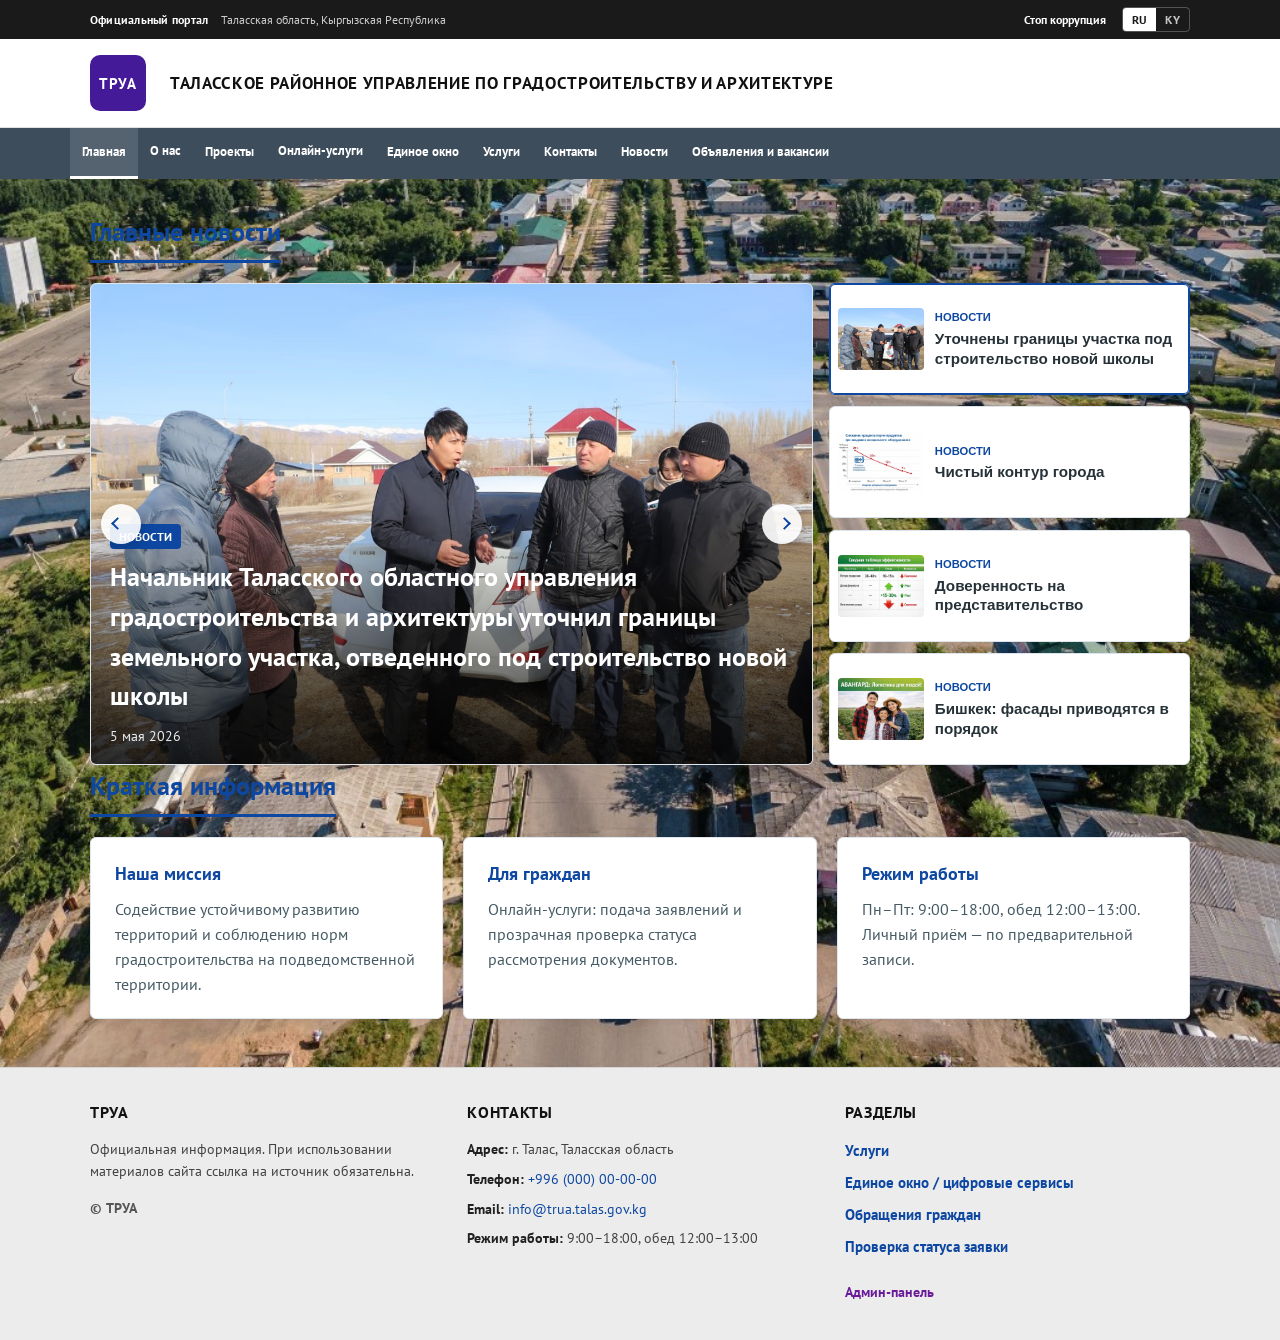
<file: index.html>
<!DOCTYPE html>
<html lang="ru">
<head>
  <meta charset="UTF-8">
  <meta name="viewport" content="width=device-width, initial-scale=1.0">
  <meta name="description" content="ТРУА — Таласское районное управление по градостроительству и архитектуре. Официальный портал.">
  <title>ТРУА — Таласское районное управление по градостроительству и архитектуре</title>
  <link rel="stylesheet" href="style.css">
  <link rel="preconnect" href="https://fonts.googleapis.com">
  <link rel="preconnect" href="https://fonts.gstatic.com" crossorigin>
  <link href="https://fonts.googleapis.com/css2?family=PT+Sans:wght@400;600;700&display=swap" rel="stylesheet">
</head>
<body>
  <div id="toast-container" class="toast-container" aria-live="polite"></div>

  <header class="header">
    <div class="header__aux">
      <div class="container header__aux-inner">
        <div class="header__aux-left">
          <span class="header__portal">Официальный портал</span>
          <span class="header__region">Таласская область, Кыргызская Республика</span>
        </div>
        <div class="header__aux-right">
          <a href="https://www.gov.kg/ky/information/stopcorruption" class="header__anti-corruption" target="_blank" rel="noopener noreferrer">Стоп коррупция</a>
          <div class="lang-switcher" role="group" aria-label="Язык интерфейса">
            <button type="button" class="lang-btn is-active" data-lang="ru" aria-pressed="true">RU</button>
            <button type="button" class="lang-btn" data-lang="ky" aria-pressed="false">KY</button>
          </div>
        </div>
      </div>
    </div>

    <div class="header__brand">
      <div class="container header__brand-inner">
        <a href="#home" class="logo-mark" data-nav="home" aria-label="ТРУА — на главную">ТРУА</a>
        <h1 class="header__sitename">Таласское районное управление по градостроительству и архитектуре</h1>
      </div>
    </div>

    <div class="header__nav-wrap">
      <div class="container header__nav-row">
        <button type="button" class="nav-toggle" id="nav-toggle" aria-label="Открыть меню" aria-expanded="false" aria-controls="main-nav">
          <span></span><span></span><span></span>
        </button>
        <nav class="nav" id="main-nav" aria-label="Основное меню">
          <ul class="nav__list">
            <li><a href="#home" class="nav__link" data-nav="home">Главная</a></li>
            <li class="nav__item nav__item--has-dropdown">
              <button type="button" class="nav__link nav__dropdown-toggle" id="about-dropdown-toggle" aria-expanded="false" aria-controls="about-dropdown-menu" data-i18n="navAbout">О нас</button>
              <ul class="nav__dropdown" id="about-dropdown-menu">
                <li><a href="#about" class="nav__dropdown-link" data-nav="about" data-about-target="about-leaders" data-i18n="navAboutLeaders">Руководители</a></li>
                <li><a href="documents.html" class="nav__dropdown-link" data-i18n="navAboutDocuments">Нормативно-правовые документы</a></li>
                <li><a href="history.html" class="nav__dropdown-link" data-i18n="navAboutHistory">История создания Таласской архитектуры</a></li>
                <li><a href="photos.html" class="nav__dropdown-link" data-i18n="navAboutPhotos">Фотогалерея</a></li>
                <li><a href="videos.html" class="nav__dropdown-link" data-i18n="navAboutVideos">Видеогалерея</a></li>
                <li><a href="honor.html" class="nav__dropdown-link" data-i18n="navAboutHonor">Доска почета</a></li>
              </ul>
            </li>
            <li><a href="#projects" class="nav__link" data-nav="projects">Проекты</a></li>
            <li class="nav__item nav__item--has-dropdown">
              <button type="button" class="nav__link nav__dropdown-toggle" id="apply-dropdown-toggle" aria-expanded="false" aria-controls="apply-dropdown-menu" data-i18n="navApply">Онлайн-услуги</button>
              <ul class="nav__dropdown" id="apply-dropdown-menu">
                <li><a href="online-apz.html" class="nav__dropdown-link" data-i18n="navOnlineApz">Подача заявки на АПЗ</a></li>
                <li><a href="online-building.html" class="nav__dropdown-link" data-i18n="navOnlineBuilding">Разрешение на строительство</a></li>
                <li><a href="online-project.html" class="nav__dropdown-link" data-i18n="navOnlineProject">Согласование проекта</a></li>
                <li><a href="online-topo.html" class="nav__dropdown-link" data-i18n="navOnlineTopo">Топографическая съёмка</a></li>
                <li><a href="#apply" class="nav__dropdown-link" data-nav="apply" data-i18n="navApplyAll">Все услуги на одной странице</a></li>
              </ul>
            </li>
            <li><a href="#onewindow" class="nav__link" data-nav="onewindow">Единое окно</a></li>
            <li><a href="#services" class="nav__link" data-nav="services">Услуги</a></li>
            <li><a href="#contacts" class="nav__link" data-nav="contacts">Контакты</a></li>
            <li><a href="#news" class="nav__link" data-nav="news">Новости</a></li>
            <li><a href="#vacancies" class="nav__link" data-nav="vacancies">Объявления и вакансии</a></li>
          </ul>
        </nav>
      </div>
    </div>
  </header>

  <main class="main">
    <!-- Home -->
    <section id="section-home" class="section section--visible" data-section="home">
      <div class="container section-block animate-in">
        <h2 class="section__heading"></h2>
        <div class="news-showcase">
          <div class="news-showcase__left card">
            <div class="news-slider" id="news-slider">
              <div class="news-slider__track" id="news-slider-track">
                <article class="news-slider__slide">
                  <img src="images/slide-1.png" alt="Уважаемые кыргызстанцы!">
                  <div class="news-slider__overlay">
                    <span class="news-slider__badge" data-i18n="newsBadge">Новости</span>
                    <h3 class="news-slider__title">Начальник Таласского областного управления градостроительства и архитектуры уточнил границы земельного участка, отведенного под строительство новой школы</h3>
                    <time datetime="2026-05-05">5 мая 2026</time>
                  </div>
                </article>
                <article class="news-slider__slide">
                  <img src="images/slide-2.png" alt="Чистый контур города">
                  <div class="news-slider__overlay">
                    <span class="news-slider__badge" data-i18n="newsBadge">Новости</span>
                    <h3 class="news-slider__title">Чистый контур города</h3>
                    <time datetime="2026-04-20">20 апреля 2026</time>
                  </div>
                </article>
                <article class="news-slider__slide">
                  <img src="images/slide-3.png" alt="Доверенность на представительство">
                  <div class="news-slider__overlay">
                    <span class="news-slider__badge" data-i18n="newsBadge">Новости</span>
                    <h3 class="news-slider__title">Доверенность на представительство</h3>
                    <time datetime="2026-04-12">12 апреля 2026</time>
                  </div>
                </article>
                <article class="news-slider__slide">
                  <img src="images/slide-4.png" alt="Фасады приводятся в порядок">
                  <div class="news-slider__overlay">
                    <span class="news-slider__badge" data-i18n="newsBadge">Новости</span>
                    <h3 class="news-slider__title">Фасады приводятся в порядок</h3>
                    <time datetime="2026-04-01">1 апреля 2026</time>
                  </div>
                </article>
              </div>
              <button class="news-slider__arrow news-slider__arrow--prev" id="news-slider-prev" type="button" aria-label="Предыдущая новость"></button>
              <button class="news-slider__arrow news-slider__arrow--next" id="news-slider-next" type="button" aria-label="Следующая новость"></button>
            </div>
          </div>

          <aside class="news-showcase__right">
            <button type="button" class="news-list-item is-active" data-news-index="0">
              <img src="images/slide-1.png" alt="">
              <div>
                <span>Новости</span>
                <p>Уточнены границы участка под строительство новой школы</p>
              </div>
            </button>
            <button type="button" class="news-list-item" data-news-index="1">
              <img src="images/slide-2.png" alt="">
              <div>
                <span>Новости</span>
                <p>Чистый контур города</p>
              </div>
            </button>
            <button type="button" class="news-list-item" data-news-index="2">
              <img src="images/slide-3.png" alt="">
              <div>
                <span>Новости</span>
                <p>Доверенность на представительство</p>
              </div>
            </button>
            <button type="button" class="news-list-item" data-news-index="3">
              <img src="images/slide-4.png" alt="">
              <div>
                <span>Новости</span>
                <p>Бишкек: фасады приводятся в порядок</p>
              </div>
            </button>
          </aside>
        </div>
      </div>

      <div class="container section-block animate-in">
        <h2 class="section__heading">Краткая информация</h2>
        <div class="cards cards--3">
          <article class="card">
            <h3 class="card__title">Наша миссия</h3>
            <p class="card__text">Содействие устойчивому развитию территорий и соблюдению норм градостроительства на подведомственной территории.</p>
          </article>
          <article class="card">
            <h3 class="card__title">Для граждан</h3>
            <p class="card__text">Онлайн-услуги: подача заявлений и прозрачная проверка статуса рассмотрения документов.</p>
          </article>
          <article class="card">
            <h3 class="card__title">Режим работы</h3>
            <p class="card__text">Пн–Пт: 9:00–18:00, обед 12:00–13:00. Личный приём — по предварительной записи.</p>
          </article>
        </div>
      </div>
    </section>

    <!-- About -->
    <section id="section-about" class="section" data-section="about">
      <div class="container section-block animate-in">
        <h2 class="section__heading" id="about-leaders" data-i18n="leadersHeading">Руководители</h2>
        <div class="about-intro card u-mb-sm">
          <p class="card__text" data-i18n="aboutP1">Таласское районное управление по градостроительству и архитектуре (ТРУА) — государственный орган, уполномоченный на осуществление полномочий в сфере градостроительства и архитектуры на территории Таласской области.</p>
          <p class="card__text" data-i18n="aboutP2">Управление взаимодействует с застройщиками, проектными организациями и органами местного самоуправления в целях соблюдения законодательства Кыргызской Республики.</p>
        </div>
        <div class="leaders-list">
          <article class="leader-row">
            <img src="./images/leader-template.png" alt="Токтосунов Асельбек Асанбекович" class="leader-row__img">
            <div class="leader-row__info">
              <h4 class="leader-row__name">Токтосунов Асельбек Асанбекович</h4>
              <p class="leader-row__role" data-i18n="leaderToktRole">Начальник</p>
              <p class="leader-row__position" data-i18n="leaderToktPosition">Руководство</p>
              <p class="leader-row__detail" data-i18n="leaderToktDetail">Образование: 1993–1998 Кыргызский национальный университет им. Ж. Баласагына, юриспруденция</p>
            </div>
          </article>
          <article class="leader-row">
            <img src="images/baibagyshev-kubanychbek.png" alt="Байбагышев Кубанычбек Солтонович" class="leader-row__img">
            <div class="leader-row__info">
              <h4 class="leader-row__name">Байбагышев Кубанычбек Солтонович</h4>
              <p class="leader-row__role" data-i18n="leaderBaibRole">Главный бухгалтер</p>
              <p class="leader-row__position" data-i18n="leaderBaibPosition">Служба бухгалтерского учёта и отчётности</p>
              <p class="leader-row__detail" data-i18n="leaderBaibDetail">Образование: 1992–1994 Бишкекский кооперативный техникум, бухгалтерский учёт; 2003–2005 Кыргызско-Российский славянский университет, бухгалтерский учёт и аудит</p>
            </div>
          </article>
          <!-- <article class="leader-row">
            <img src="images/leader-template.png" alt="Момунбек кызы Айгүл" class="leader-row__img">
            <div class="leader-row__info">
              <h4 class="leader-row__name">Момунбек кызы Айгүл</h4>
              <p class="leader-row__role">Главный специалист</p>
              <p class="leader-row__position">Отдел · Классный чин: советник госслужбы</p>
              <p class="leader-row__detail">Образование: 1996–2000 КГНУ им. Ж. Баласагына, факультет иностранных языков; 2004–2006 КГНУ им. Ж. Баласагына, экономист</p>
            </div>
          </article> -->
          <!-- <article class="leader-row">
            <img src="images/leader-template.png" alt="Бейшенбек кызы Сыймык" class="leader-row__img">
            <div class="leader-row__info">
              <h4 class="leader-row__name">Бейшенбек кызы Сыймык</h4>
              <p class="leader-row__role">Ведущий специалист (кадровый сектор)</p>
              <p class="leader-row__position">АХП</p>
              <p class="leader-row__detail">Образование: 1999–2004 Бишкекский гуманитарный университет, юриспруденция</p>
            </div>
          </article> -->
          <article class="leader-row">
            <img src="images/bekturgan-kyzy-dina.png" alt="Бектурган кызы Дина" class="leader-row__img">
            <div class="leader-row__info">
              <h4 class="leader-row__name">Бектурган кызы Дина</h4>
              <p class="leader-row__role" data-i18n="leaderBektRole">Ведущий специалист-юрист</p>
              <p class="leader-row__position" data-i18n="leaderBektPosition">АХП</p>
              <p class="leader-row__detail" data-i18n="leaderBektDetail">Образование: 2018–2021 ИсИТО «Терра», юриспруденция; 2021–2024 ИсИТО «Билимкана», юрист</p>
            </div>
          </article>
          <article class="leader-row">
            <img src="images/mamatkulov-baktyyar.png" alt="Маматкулов Бактыяр Максурович" class="leader-row__img">
            <div class="leader-row__info">
              <h4 class="leader-row__name">Маматкулов Бактыяр Максурович</h4>
              <p class="leader-row__role" data-i18n="leaderMamaRole">Заведующий сектором</p>
              <p class="leader-row__position" data-i18n="leaderMamaPosition">Сектор экономики</p>
              <p class="leader-row__detail" data-i18n="leaderMamaDetail">Образование: 2012–2015 Художественный колледж при Национальной академии художеств КР им. Т. Садыкова, дизайн; 2015–2021 КГУСТА им. Н. Исанова, архитектура</p>
            </div>
          </article>
          <article class="leader-row">
            <img src="images/kanybekova-ainura.png" alt="Каныбекова Айнура Дамировна" class="leader-row__img">
            <div class="leader-row__info">
              <h4 class="leader-row__name">Каныбекова Айнура Дамировна</h4>
              <p class="leader-row__role" data-i18n="leaderKanyRole">Главный специалист</p>
              <p class="leader-row__position" data-i18n="leaderKanyPosition">Сектор правовой</p>
              <p class="leader-row__detail" data-i18n="leaderKanyDetail">Образование: 2017–2022 КГУСТА им. Н. Исанова, архитектура, специальность — градостроитель</p>
            </div>
          </article>
        </div>
      </div>
    </section>

    <!-- Projects -->
    <section id="section-projects" class="section" data-section="projects">
      <div class="container section-block animate-in">
        <h2 class="section__heading" data-i18n="projectsPageHeading">Проекты</h2>
        <p class="section__intro" data-i18n="projectsPageIntro">Направления развития городской среды и планирование территорий Таласской области. Материалы обновляются по мере утверждения документации.</p>
        <div class="cards cards--3">
          <article class="card">
            <h3 class="card__title" data-i18n="projCard1Title">Схемы планирования</h3>
            <p class="card__text" data-i18n="projCard1Body">Подготовка и согласование документов территориального планирования в установленном порядке.</p>
          </article>
          <article class="card">
            <h3 class="card__title" data-i18n="projCard2Title">Проекты благоустройства</h3>
            <p class="card__text" data-i18n="projCard2Body">Общественные пространства, озеленение и элементы малых архитектурных форм в населённых пунктах.</p>
          </article>
          <article class="card">
            <h3 class="card__title" data-i18n="projCard3Title">Инженерная инфраструктура</h3>
            <p class="card__text" data-i18n="projCard3Body">Согласование привязок объектов к сетям и параметров технологического присоединения.</p>
          </article>
        </div>
      </div>
    </section>

    <!-- One window -->
    <section id="section-onewindow" class="section" data-section="onewindow">
      <div class="container section-block animate-in">
        <h2 class="section__heading" data-i18n="navOnewindow">Единое окно</h2>
        <div class="card">
          <p class="card__text" data-i18n="oneWindowIntro">Раздел посвящён цифровым сервисам и единой точке приёма обращений. Материалы по направлениям онлайн-услуг доступны в одноимённом разделе сайта.</p>
          <p class="card__text u-mt">
            <a href="#apply" class="inline-action" data-nav="apply" data-i18n="owLinkApply">Перейти к онлайн-услугам</a>
            ·
            <a href="#status" class="inline-action" data-nav="status" data-i18n="owLinkStatus">Проверить статус заявки</a>
          </p>
        </div>
      </div>
    </section>

    <!-- Services -->
    <section id="section-services" class="section" data-section="services">
      <div class="container section-block animate-in">
        <h2 class="section__heading" data-i18n="services">Услуги</h2>
        <p class="section__intro" data-i18n="servicesIntro">Основные типы услуг ТРУА для граждан, бизнеса и проектных организаций.</p>

        <div class="service-detail card">
          <h3 class="card__title" data-i18n="svc01Title">1. Разрешительные услуги</h3>
          <ul class="list-docs">
            <li data-i18n="svc01Li1">Выдача архитектурно-планировочного задания (АПЗ)</li>
            <li data-i18n="svc01Li2">Разрешение на строительство</li>
            <li data-i18n="svc01Li3">Разрешение на реконструкцию</li>
            <li data-i18n="svc01Li4">Разрешение на перепланировку</li>
          </ul>
        </div>

        <div class="service-detail card">
          <h3 class="card__title" data-i18n="svc02Title">2. Согласование проектов</h3>
          <ul class="list-docs">
            <li data-i18n="svc02Li1">Согласование архитектурных проектов</li>
            <li data-i18n="svc02Li2">Экспертиза проектной документации</li>
            <li data-i18n="svc02Li3">Утверждение градостроительных решений</li>
          </ul>
        </div>

        <div class="service-detail card">
          <h3 class="card__title" data-i18n="svc03Title">3. Градостроительные документы</h3>
          <ul class="list-docs">
            <li data-i18n="svc03Li1">Выдача градостроительного заключения</li>
            <li data-i18n="svc03Li2">Предоставление информации о земельном участке</li>
            <li data-i18n="svc03Li3">Проверка соответствия генплану</li>
          </ul>
        </div>

        <div class="service-detail card">
          <h3 class="card__title" data-i18n="svc04Title">4. Ввод объектов в эксплуатацию</h3>
          <ul class="list-docs">
            <li data-i18n="svc04Li1">Акт ввода здания в эксплуатацию</li>
            <li data-i18n="svc04Li2">Проверка завершенного строительства</li>
          </ul>
        </div>

        <div class="service-detail card">
          <h3 class="card__title" data-i18n="svc05Title">5. Справки и выписки</h3>
          <ul class="list-docs">
            <li data-i18n="svc05Li1">Справка об объекте недвижимости</li>
            <li data-i18n="svc05Li2">Выписка из градостроительных документов</li>
            <li data-i18n="svc05Li3">Архивные данные</li>
          </ul>
        </div>

        <div class="service-detail card">
          <h3 class="card__title" data-i18n="svc06Title">6. Консультационные услуги</h3>
          <ul class="list-docs">
            <li data-i18n="svc06Li1">Консультация по строительству</li>
            <li data-i18n="svc06Li2">Консультация по документам</li>
            <li data-i18n="svc06Li3">Помощь в оформлении заявок</li>
          </ul>
        </div>

        <div class="service-detail card">
          <h3 class="card__title" data-i18n="svc07Title">7. Земельные и планировочные услуги</h3>
          <ul class="list-docs">
            <li data-i18n="svc07Li1">Разработка градостроительного плана</li>
            <li data-i18n="svc07Li2">Изменение целевого назначения земли</li>
            <li data-i18n="svc07Li3">Раздел или объединение участков</li>
          </ul>
        </div>
      </div>
    </section>

    <!-- Apply / Online services -->
    <section id="section-apply" class="section" data-section="apply">
      <div class="container section-block animate-in">
        <h2 class="section__heading" data-i18n="applyHeading">Онлайн-услуги</h2>
        <p class="section__intro" data-i18n="applyIntro">Выберите услугу: каждая форма на отдельной странице. Проверка статуса — на главной сайта.</p>
        <div class="cards cards--2 online-services-cards">
          <article class="card" id="online-apz">
            <h3 class="card__title" data-i18n="onlineSvc1Title">1. Подача заявки на АПЗ</h3>
            <p class="card__text card__text--muted" data-i18n="apzFormIntro">После отправки вы получите номер заявки. Статус можно проверить в разделе «Проверка статуса заявки».</p>
            <p class="u-mt-sm"><a href="online-apz.html" class="btn btn--primary" data-i18n="applyOpenFormPage">Открыть форму</a></p>
          </article>
          <article class="card" id="online-building-permit">
            <h3 class="card__title" data-i18n="onlineSvc2Title">2. Разрешение на строительство</h3>
            <p class="card__text card__text--muted" data-i18n="bldFormIntro">После отправки вы получите номер заявки.</p>
            <p class="u-mt-sm"><a href="online-building.html" class="btn btn--primary" data-i18n="applyOpenFormPage">Открыть форму</a></p>
          </article>
          <article class="card" id="online-project-approval">
            <h3 class="card__title" data-i18n="onlineSvc3Title">3. Согласование проекта</h3>
            <p class="card__text card__text--muted" data-i18n="projFormIntro">Электронная форма для подачи комплекта документов.</p>
            <p class="u-mt-sm"><a href="online-project.html" class="btn btn--primary" data-i18n="applyOpenFormPage">Открыть форму</a></p>
          </article>
          <article class="card" id="online-toposurvey">
            <h3 class="card__title" data-i18n="onlineSvc4Title">4. Топографическая съёмка</h3>
            <p class="card__text card__text--muted" data-i18n="topoFormIntro">После отправки вы получите номер заявки.</p>
            <p class="u-mt-sm"><a href="online-topo.html" class="btn btn--primary" data-i18n="applyOpenFormPage">Открыть форму</a></p>
          </article>
        </div>
      </div>
    </section>

    <!-- Status -->
    <section id="section-status" class="section" data-section="status">
      <div class="container section-block animate-in narrow-form">
        <h2 class="section__heading" data-i18n="checkStatus">Проверка статуса заявки</h2>
        <form id="form-status" class="form card" novalidate>
          <div class="form__group">
            <label for="status-id" class="form__label" data-i18n="appNumber">Номер заявки</label>
            <input type="text" id="status-id" class="form__input" placeholder="APZ-26-001 / TR-PR-26-012 / RS-2026-0045 / TS-2026-0018" autocomplete="off">
            <span class="form__error" id="error-status-id"></span>
          </div>
          <button type="submit" class="btn btn--primary btn--block" data-i18n="check">Проверить</button>
        </form>
        <div id="status-result" class="status-result card hidden" hidden>
          <h3 class="status-result__heading" data-i18n="result">Результат</h3>
          <p class="status-badge" id="status-badge">—</p>
          <dl class="status-dl">
            <dt>Номер</dt><dd id="status-out-id">—</dd>
            <dt>ФИО</dt><dd id="status-out-fio">—</dd>
            <dt>Телефон</dt><dd id="status-out-phone">—</dd>
            <dt>Услуга</dt><dd id="status-out-service">—</dd>
            <dt>Дата</dt><dd id="status-out-date">—</dd>
            <dt>Комментарий</dt><dd id="status-out-comment">—</dd>
            <dt>Специалист</dt><dd id="status-out-specialist">—</dd>
            <dt>Тел. специалиста</dt><dd id="status-out-specialist-phone">—</dd>
          </dl>
          <p class="status-result__reviewer" id="status-out-reviewer-line"></p>
        </div>
      </div>
    </section>

    <!-- News -->
    <section id="section-news" class="section" data-section="news">
      <div class="container section-block animate-in">
        <h2 class="section__heading" data-i18n="news">Новости</h2>
        <div class="cards cards--2">
          <article class="card card--news">
            <time class="card__date" datetime="2026-05-05">5 мая 2026</time>
            <h3 class="card__title" data-i18n="newsCard1Title">Уточнены границы участка под строительство новой школы</h3>
            <p class="card__text" data-i18n="newsCard1Text">Начальник Таласского областного управления градостроительства и архитектуры уточнил границы земельного участка, отведенного под строительство новой школы.</p>
          </article>
          <article class="card card--news">
            <time class="card__date" datetime="2026-04-20">20 апреля 2026</time>
            <h3 class="card__title" data-i18n="newsCard2Title">Чистый контур города</h3>
            <p class="card__text" data-i18n="newsCard2Text">Проведены плановые мероприятия по благоустройству и улучшению визуального облика городской среды.</p>
          </article>
          <article class="card card--news">
            <time class="card__date" datetime="2026-04-12">12 апреля 2026</time>
            <h3 class="card__title" data-i18n="newsCard3Title">Доверенность на представительство</h3>
            <p class="card__text" data-i18n="newsCard3Text">Опубликованы разъяснения о порядке оформления доверенности для представления интересов заявителей.</p>
          </article>
          <article class="card card--news">
            <time class="card__date" datetime="2026-04-01">1 апреля 2026</time>
            <h3 class="card__title" data-i18n="newsCard4Title">Фасады приводятся в порядок</h3>
            <p class="card__text" data-i18n="newsCard4Text">Продолжаются работы по приведению фасадов объектов в соответствие с утвержденными архитектурными требованиями.</p>
          </article>
        </div>
      </div>
    </section>

    <!-- Vacancies -->
    <section id="section-vacancies" class="section" data-section="vacancies">
      <div class="container section-block animate-in">
        <h2 class="section__heading" data-i18n="navVacancies">Объявления и вакансии</h2>
        <div class="cards cards--2">
          <article class="card">
            <h3 class="card__title" data-i18n="vacCard1Title">Конкурс на замещение вакансии</h3>
            <p class="card__text card__text--muted" data-i18n="vacCard1Meta">Размещено: 10 апреля 2026</p>
            <p class="card__text u-mt-sm" data-i18n="vacCard1Text">Объявляется конкурс на должность специалиста отдела согласования проектной документации. Подробности — по запросу в отдел кадров.</p>
          </article>
          <article class="card">
            <h3 class="card__title" data-i18n="vacCard2Title">График приёма граждан</h3>
            <p class="card__text card__text--muted" data-i18n="vacCard2Meta">Актуально на II квартал 2026</p>
            <p class="card__text u-mt-sm" data-i18n="vacCard2Text">Обновлён график приёма по направлениям: разрешения, проекты, заключения. Запись обязательна.</p>
          </article>
        </div>
      </div>
    </section>

    <!-- Contacts -->
    <section id="section-contacts" class="section" data-section="contacts">
      <div class="container section-block animate-in">
        <h2 class="section__heading" data-i18n="contacts">Контакты</h2>
        <div class="contacts-grid">
          <div class="card contacts-card">
            <h3 class="card__title" data-i18n="contactsAddress">Адрес</h3>
            <p class="card__text" data-i18n="contactsAddressBlock">г. Талас, Таласская область, Кыргызская Республика</p>
            <h3 class="card__title card__title--spaced" data-i18n="contactsPhoneTitle">Телефон</h3>
            <p class="card__text"><a href="tel:+996000000000">+996 (000) 00-00-00</a></p>
            <h3 class="card__title card__title--spaced" data-i18n="contactsEmailTitle">Электронная почта</h3>
            <p class="card__text"><a href="mailto:info@trua.talas.gov.kg">info@trua.talas.gov.kg</a></p>
            <h3 class="card__title card__title--spaced" data-i18n="contactsWorkTime">Режим работы</h3>
            <p class="card__text" data-i18n="footerWorkTimeShort">9:00–18:00, обед 12:00–13:00</p>
          </div>
          <div class="map-wrap card">
            <h3 class="card__title map-wrap__title" data-i18n="contactsHowToGet">Как добраться</h3>
            <iframe
              data-i18n-title="mapIframeTitle"
              title="Карта: г. Талас, Таласская область"
              class="map-iframe"
              loading="lazy"
              referrerpolicy="no-referrer-when-downgrade"
              src="https://www.openstreetmap.org/export/embed.html?bbox=72.215%2C42.505%2C72.275%2C42.545&amp;layer=mapnik&amp;marker=42.525%2C72.245">
            </iframe>
            <p class="map-attribution"><a href="https://www.openstreetmap.org/?mlat=42.525&amp;mlon=72.245" target="_blank" rel="noopener" data-i18n="mapOpenLarger">Открыть карту крупнее</a></p>
          </div>
        </div>
      </div>
    </section>

    <!-- Admin -->
    <section id="section-admin" class="section" data-section="admin">
      <div class="container section-block animate-in">
        <h2 class="section__heading" data-i18n="adminPanel">Админ-панель</h2>
        <div id="admin-login" class="card narrow-form admin-login">
          <p class="section__intro" data-i18n="adminLoginText">Введите пароль для доступа к управлению статусами заявок.</p>
          <div class="form__group">
            <label for="admin-password" class="form__label" data-i18n="password">Пароль</label>
            <input type="password" id="admin-password" class="form__input" autocomplete="current-password">
          </div>
          <button type="button" id="admin-login-btn" class="btn btn--primary btn--block" data-i18n="login">Войти</button>
        </div>
        <div id="admin-panel" class="admin-panel hidden" hidden>
          <p class="admin-logout-wrap">
            <button type="button" id="admin-logout-btn" class="btn btn--outline btn--sm" data-i18n="logout">Выйти</button>
          </p>
          <div id="admin-empty" class="card admin-empty hidden" hidden>
            <p data-i18n="noApps">Заявок пока нет.</p>
          </div>
          <div id="admin-list" class="admin-list"></div>
        </div>
      </div>
    </section>
  </main>

  <footer class="footer">
    <div class="container footer__grid">
      <div class="footer__col">
        <h3 class="footer__title" data-i18n="footerBrandTitle">ТРУА</h3>
        <p class="footer__text" data-i18n="footerDisclosure">Официальная информация. При использовании материалов сайта ссылка на источник обязательна.</p>
        <p class="footer__copy" data-i18n="footerCopy">© ТРУА</p>
      </div>
      <div class="footer__col">
        <h3 class="footer__title" data-i18n="footerContacts">Контакты</h3>
        <p class="footer__text"><strong data-i18n="footerAddressLabel">Адрес:</strong> <span data-i18n="footerAddressValue">г. Талас, Таласская область</span></p>
        <p class="footer__text"><strong data-i18n="footerPhoneLabel">Телефон:</strong> <a href="tel:+996000000000">+996 (000) 00-00-00</a></p>
        <p class="footer__text"><strong data-i18n="footerEmailLabel">Email:</strong> <a href="mailto:info@trua.talas.gov.kg">info@trua.talas.gov.kg</a></p>
        <p class="footer__text"><strong data-i18n="footerWorkLabel">Режим работы:</strong> <span data-i18n="footerWorkTimeShort">9:00–18:00, обед 12:00–13:00</span></p>
      </div>
      <div class="footer__col footer__col--links">
        <h3 class="footer__title" data-i18n="footerSections">Разделы</h3>
        <ul class="footer__links">
          <li><a href="#services" data-nav="services" data-i18n="footerLinkServices">Услуги</a></li>
          <li><a href="#onewindow" data-nav="onewindow" data-i18n="footerLinkOnewindow">Единое окно / цифровые сервисы</a></li>
          <li><a href="#apply" data-nav="apply" data-i18n="footerLinkCitizen">Обращения граждан</a></li>
          <li><a href="#status" data-nav="status" data-i18n="footerLinkStatus">Проверка статуса заявки</a></li>
        </ul>
        <p class="footer__admin"><a href="#admin" data-nav="admin" data-i18n="footerAdminLink">Админ-панель</a></p>
      </div>
    </div>
  </footer>

  <script src="script.js"></script>
</body>
</html>
</file>
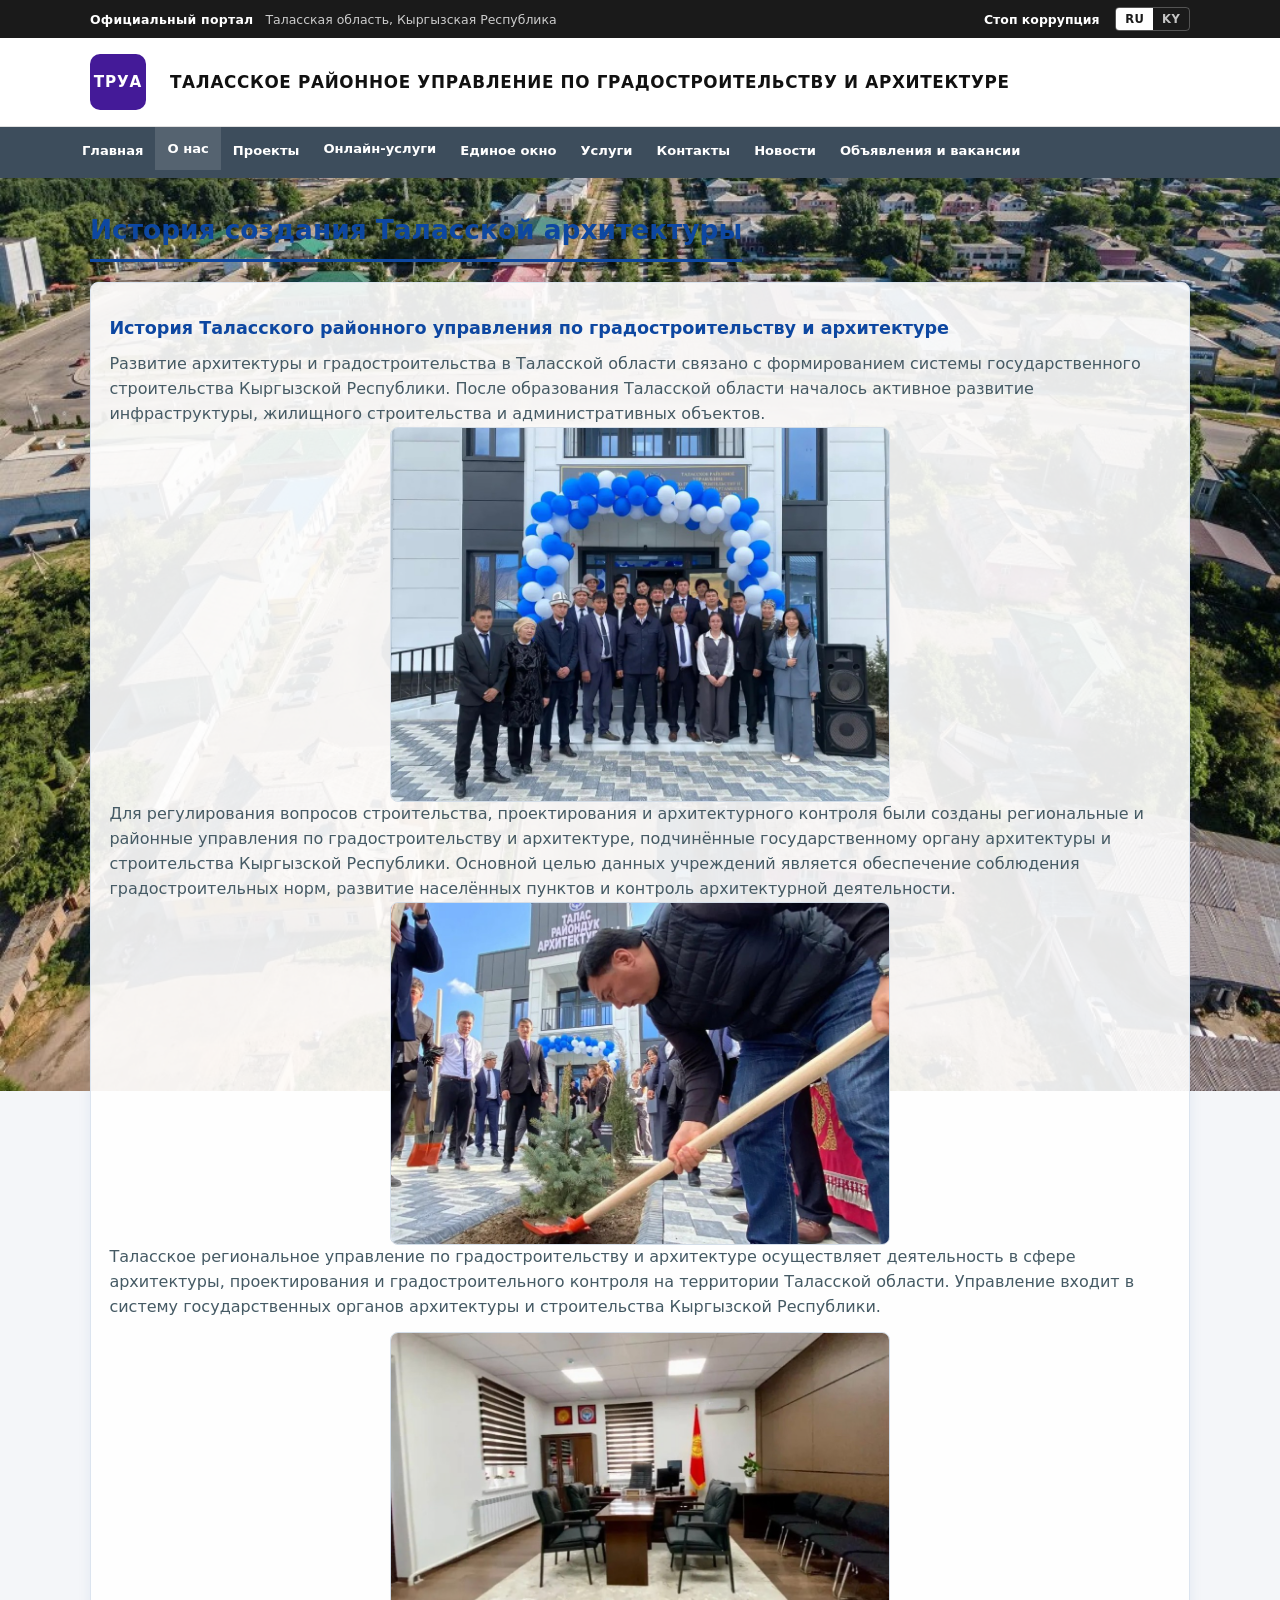
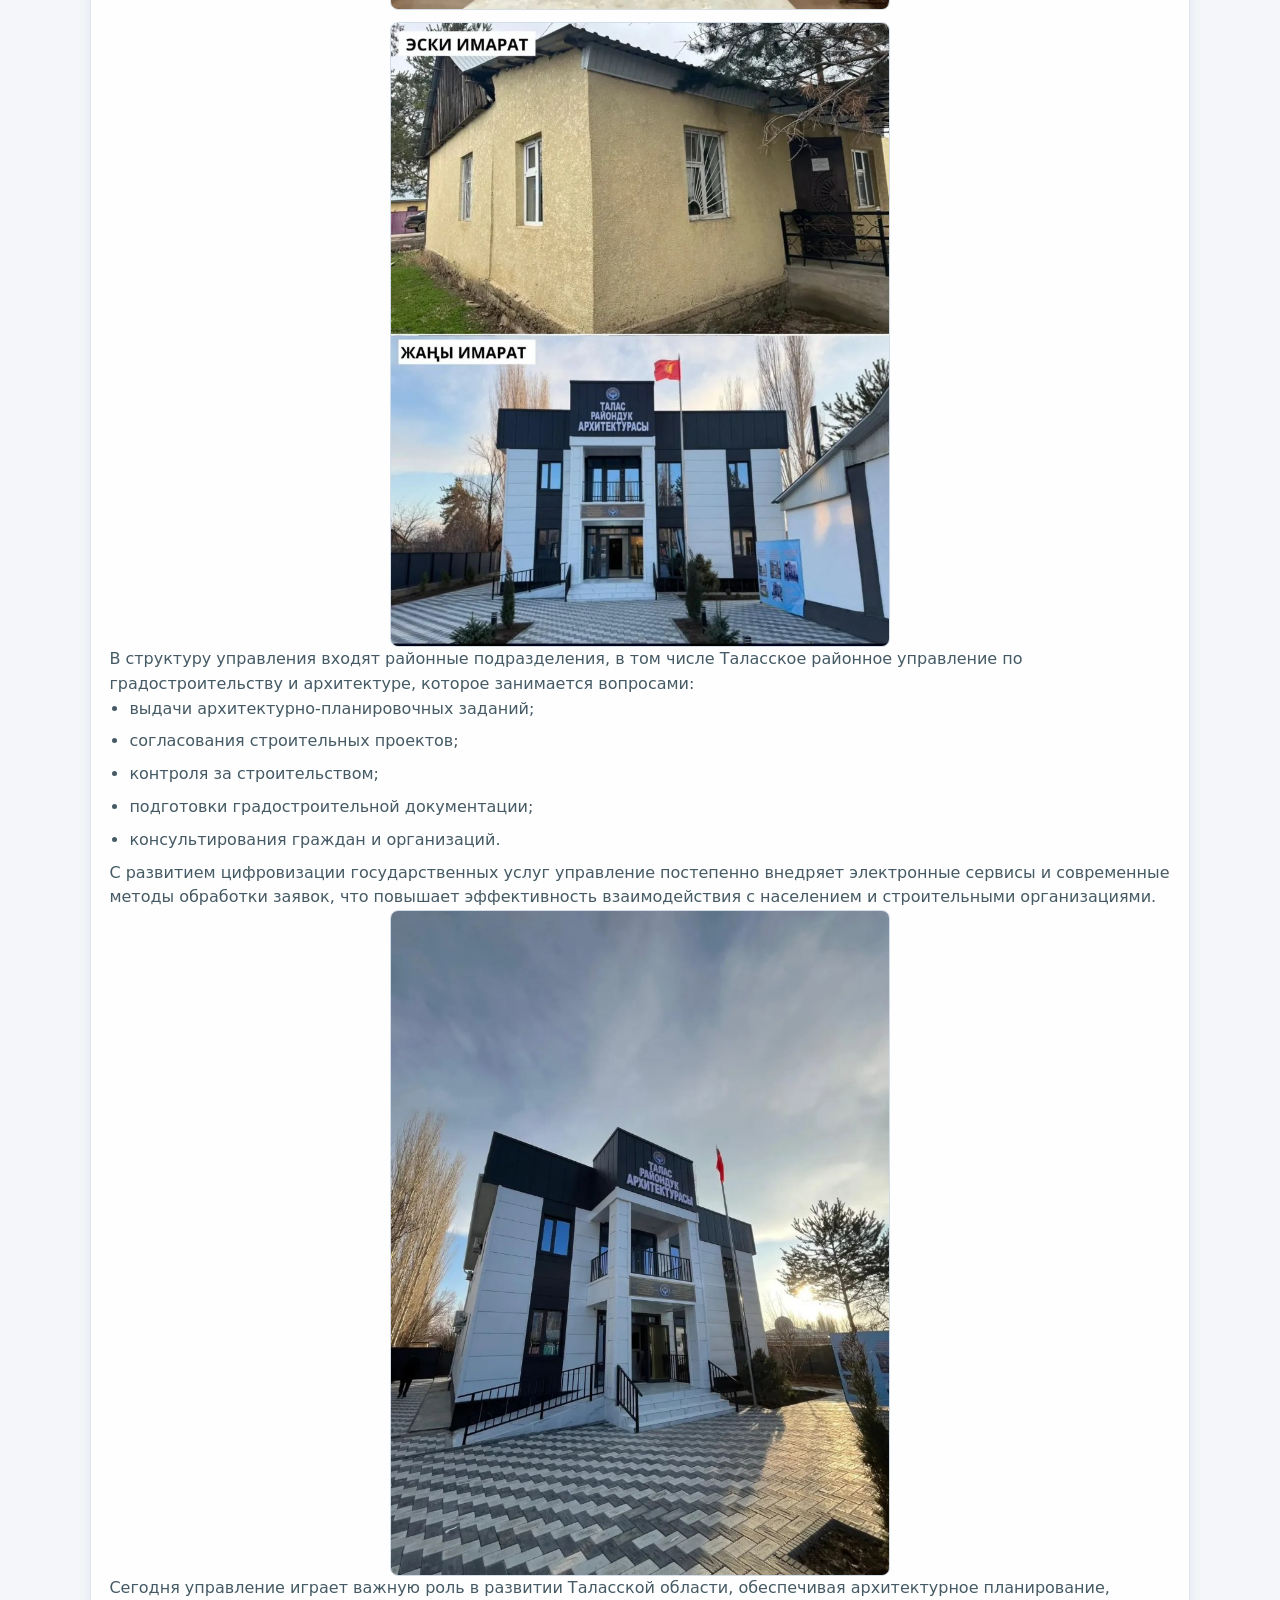
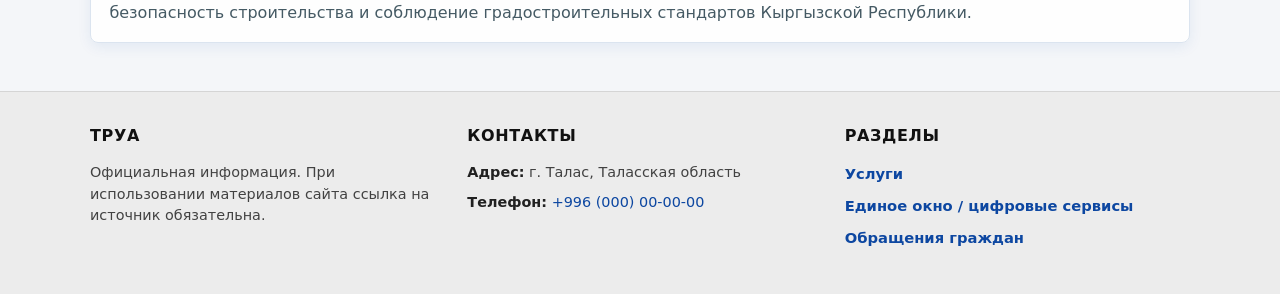
<file: history.html>
<!DOCTYPE html>
<html lang="ru">
<head>
  <meta charset="UTF-8">
  <meta name="viewport" content="width=device-width, initial-scale=1.0">
  <title>История создания — ТРУА</title>
  <link rel="stylesheet" href="style.css">
</head>
<body data-static-page="history">
  <div id="toast-container" class="toast-container" aria-live="polite"></div>
  <header class="header">
    <div class="header__aux">
      <div class="container header__aux-inner">
        <div class="header__aux-left">
          <span class="header__portal">Официальный портал</span>
          <span class="header__region">Таласская область, Кыргызская Республика</span>
        </div>
        <div class="header__aux-right">
          <a href="https://www.gov.kg/ky/information/stopcorruption" class="header__anti-corruption" target="_blank" rel="noopener noreferrer">Стоп коррупция</a>
          <div class="lang-switcher" role="group" aria-label="Язык интерфейса">
            <button type="button" class="lang-btn is-active" data-lang="ru" aria-pressed="true">RU</button>
            <button type="button" class="lang-btn" data-lang="ky" aria-pressed="false">KY</button>
          </div>
        </div>
      </div>
    </div>

    <div class="header__brand">
      <div class="container header__brand-inner">
        <a href="index.html#home" class="logo-mark" aria-label="ТРУА — на главную">ТРУА</a>
        <h1 class="header__sitename">Таласское районное управление по градостроительству и архитектуре</h1>
      </div>
    </div>

    <div class="header__nav-wrap">
      <div class="container header__nav-row">
        <button type="button" class="nav-toggle" id="nav-toggle" aria-label="Открыть меню" aria-expanded="false" aria-controls="main-nav">
          <span></span><span></span><span></span>
        </button>
        <nav class="nav" id="main-nav" aria-label="Основное меню">
          <ul class="nav__list">
            <li><a href="index.html#home" class="nav__link" data-i18n="navHome">Главная</a></li>
            <li class="nav__item nav__item--has-dropdown">
              <button type="button" class="nav__link nav__dropdown-toggle is-active" id="about-dropdown-toggle" aria-expanded="false" aria-controls="about-dropdown-menu" data-i18n="navAbout">О нас</button>
              <ul class="nav__dropdown" id="about-dropdown-menu">
                <li><a href="index.html#about" class="nav__dropdown-link" data-i18n="navAboutLeaders">Руководители</a></li>
                <li><a href="documents.html" class="nav__dropdown-link" data-i18n="navAboutDocuments">Нормативно-правовые документы</a></li>
                <li><a href="history.html" class="nav__dropdown-link" data-i18n="navAboutHistory">История создания Таласской архитектуры</a></li>
                <li><a href="photos.html" class="nav__dropdown-link" data-i18n="navAboutPhotos">Фотогалерея</a></li>
                <li><a href="videos.html" class="nav__dropdown-link" data-i18n="navAboutVideos">Видеогалерея</a></li>
                <li><a href="honor.html" class="nav__dropdown-link" data-i18n="navAboutHonor">Доска почета</a></li>
              </ul>
            </li>
            <li><a href="index.html#projects" class="nav__link" data-i18n="navProjects">Проекты</a></li>
            <li class="nav__item nav__item--has-dropdown">
              <button type="button" class="nav__link nav__dropdown-toggle" id="apply-dropdown-toggle" aria-expanded="false" aria-controls="apply-dropdown-menu" data-i18n="navApply">Онлайн-услуги</button>
              <ul class="nav__dropdown" id="apply-dropdown-menu">
                <li><a href="online-apz.html" class="nav__dropdown-link" data-i18n="navOnlineApz">Подача заявки на АПЗ</a></li>
                <li><a href="online-building.html" class="nav__dropdown-link" data-i18n="navOnlineBuilding">Разрешение на строительство</a></li>
                <li><a href="online-project.html" class="nav__dropdown-link" data-i18n="navOnlineProject">Согласование проекта</a></li>
                <li><a href="online-topo.html" class="nav__dropdown-link" data-i18n="navOnlineTopo">Топографическая съёмка</a></li>
                <li><a href="index.html#apply" class="nav__dropdown-link" data-i18n="navApplyAll">Все услуги на одной странице</a></li>
              </ul>
            </li>
            <li><a href="index.html#onewindow" class="nav__link" data-i18n="navOnewindow">Единое окно</a></li>
            <li><a href="index.html#services" class="nav__link" data-i18n="navServices">Услуги</a></li>
            <li><a href="index.html#contacts" class="nav__link" data-i18n="navContacts">Контакты</a></li>
            <li><a href="index.html#news" class="nav__link" data-i18n="navNews">Новости</a></li>
            <li><a href="index.html#vacancies" class="nav__link" data-i18n="navVacancies">Объявления и вакансии</a></li>
          </ul>
        </nav>
      </div>
    </div>
  </header>

  <main class="main">
    <section class="section section--visible">
      <div class="container section-block">
        <h1 class="section__heading" data-i18n="pageHeading_history">История создания Таласской архитектуры</h1>
        <div class="card about-text-bg">
          <h2 class="card__title card__title--spaced" data-i18n="historySubTitle">История Таласского районного управления по градостроительству и архитектуре</h2>
          <p class="card__text" data-i18n="historyP1">Развитие архитектуры и градостроительства в Таласской области связано с формированием системы государственного строительства Кыргызской Республики. После образования Таласской области началось активное развитие инфраструктуры, жилищного строительства и административных объектов.</p>
          <figure class="history-media u-mt-sm">
            <img src="images/history-photo-1.png" alt="" data-i18n-alt="historyImgAlt1" class="history-media__img">
          </figure>
          <p class="card__text u-mt-sm" data-i18n="historyP2">Для регулирования вопросов строительства, проектирования и архитектурного контроля были созданы региональные и районные управления по градостроительству и архитектуре, подчинённые государственному органу архитектуры и строительства Кыргызской Республики. Основной целью данных учреждений является обеспечение соблюдения градостроительных норм, развитие населённых пунктов и контроль архитектурной деятельности.</p>
          <figure class="history-media u-mt-sm">
            <img src="images/history-photo-2.png" alt="" data-i18n-alt="historyImgAlt2" class="history-media__img">
          </figure>
          <p class="card__text u-mt-sm" data-i18n="historyP3">Таласское региональное управление по градостроительству и архитектуре осуществляет деятельность в сфере архитектуры, проектирования и градостроительного контроля на территории Таласской области. Управление входит в систему государственных органов архитектуры и строительства Кыргызской Республики.</p>
          <div class="history-gallery u-mt-sm">
            <img src="images/history-photo-3.png" alt="" data-i18n-alt="historyImgAlt3" class="history-gallery__img">
            <img src="images/history-photo-4.png" alt="" data-i18n-alt="historyImgAlt4" class="history-gallery__img">
          </div>
          <p class="card__text u-mt-sm" data-i18n="historyP4">В структуру управления входят районные подразделения, в том числе Таласское районное управление по градостроительству и архитектуре, которое занимается вопросами:</p>
          <ul class="list-check u-mt-sm">
            <li data-i18n="historyLi1">выдачи архитектурно-планировочных заданий;</li>
            <li data-i18n="historyLi2">согласования строительных проектов;</li>
            <li data-i18n="historyLi3">контроля за строительством;</li>
            <li data-i18n="historyLi4">подготовки градостроительной документации;</li>
            <li data-i18n="historyLi5">консультирования граждан и организаций.</li>
          </ul>
          <p class="card__text u-mt-sm" data-i18n="historyP5">С развитием цифровизации государственных услуг управление постепенно внедряет электронные сервисы и современные методы обработки заявок, что повышает эффективность взаимодействия с населением и строительными организациями.</p>
          <figure class="history-media u-mt-sm">
            <img src="images/history-photo-5.png" alt="" data-i18n-alt="historyImgAlt5" class="history-media__img">
          </figure>
          <p class="card__text u-mt-sm" data-i18n="historyP6">Сегодня управление играет важную роль в развитии Таласской области, обеспечивая архитектурное планирование, безопасность строительства и соблюдение градостроительных стандартов Кыргызской Республики.</p>
        </div>
      </div>
    </section>
  </main>

  <footer class="footer">
    <div class="container footer__grid">
      <div class="footer__col">
        <h3 class="footer__title" data-i18n="footerBrandTitle">ТРУА</h3>
        <p class="footer__text" data-i18n="footerDisclosure">Официальная информация. При использовании материалов сайта ссылка на источник обязательна.</p>
      </div>
      <div class="footer__col">
        <h3 class="footer__title" data-i18n="footerContacts">Контакты</h3>
        <p class="footer__text"><strong data-i18n="footerAddressLabel">Адрес:</strong> <span data-i18n="footerAddressValue">г. Талас, Таласская область</span></p>
        <p class="footer__text"><strong data-i18n="footerPhoneLabel">Телефон:</strong> <a href="tel:+996000000000">+996 (000) 00-00-00</a></p>
      </div>
      <div class="footer__col footer__col--links">
        <h3 class="footer__title" data-i18n="footerSections">Разделы</h3>
        <ul class="footer__links">
          <li><a href="index.html#services" data-i18n="footerLinkServices">Услуги</a></li>
          <li><a href="index.html#onewindow" data-i18n="footerLinkOnewindow">Единое окно / цифровые сервисы</a></li>
          <li><a href="index.html#apply" data-i18n="footerLinkCitizen">Обращения граждан</a></li>
        </ul>
      </div>
    </div>
  </footer>

  <script src="script.js"></script>
</body>
</html>
</file>
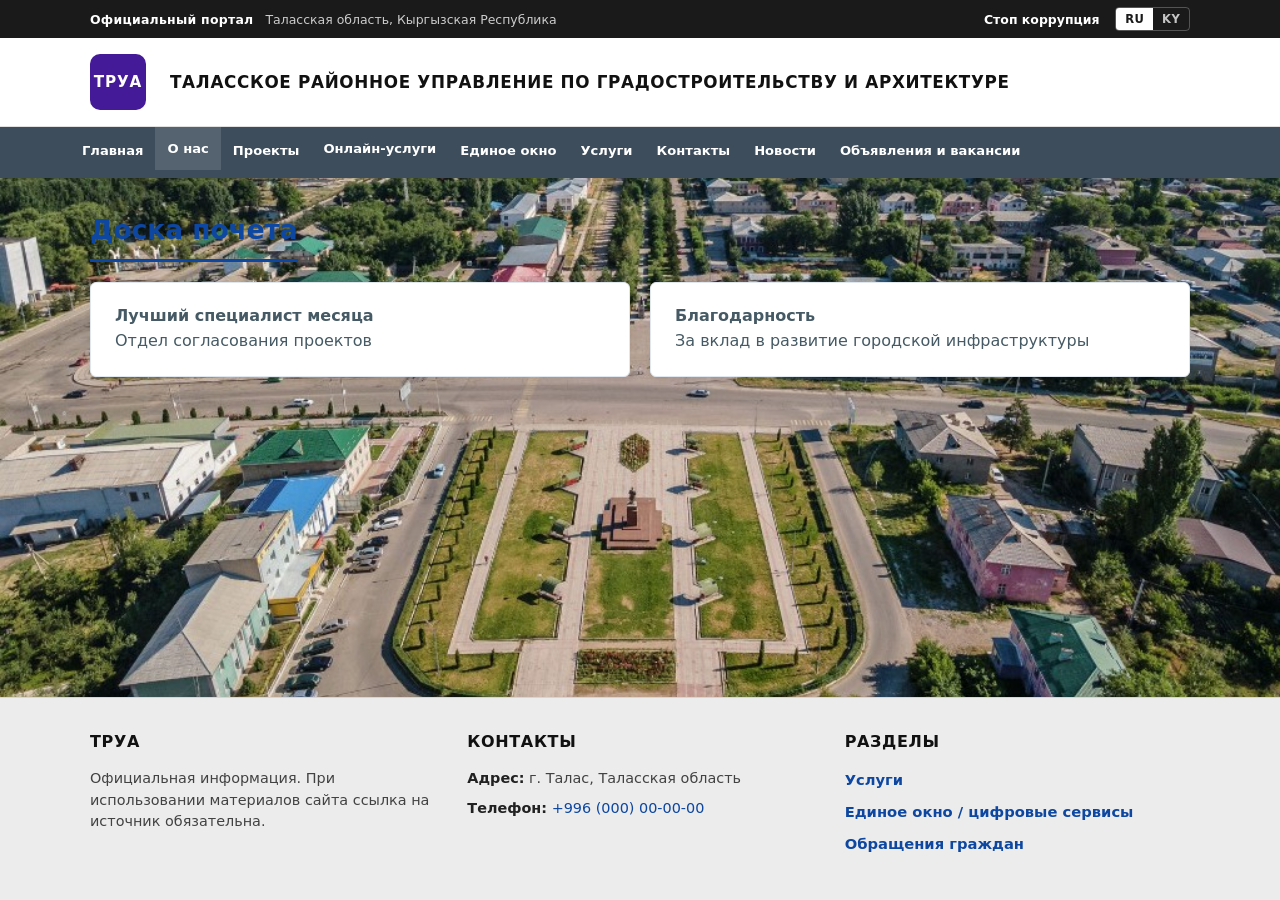
<file: honor.html>
<!DOCTYPE html>
<html lang="ru">
<head>
  <meta charset="UTF-8">
  <meta name="viewport" content="width=device-width, initial-scale=1.0">
  <title>Доска почета — ТРУА</title>
  <link rel="stylesheet" href="style.css">
</head>
<body data-static-page="honor">
  <div id="toast-container" class="toast-container" aria-live="polite"></div>
  <header class="header">
    <div class="header__aux">
      <div class="container header__aux-inner">
        <div class="header__aux-left">
          <span class="header__portal">Официальный портал</span>
          <span class="header__region">Таласская область, Кыргызская Республика</span>
        </div>
        <div class="header__aux-right">
          <a href="https://www.gov.kg/ky/information/stopcorruption" class="header__anti-corruption" target="_blank" rel="noopener noreferrer">Стоп коррупция</a>
          <div class="lang-switcher" role="group" aria-label="Язык интерфейса">
            <button type="button" class="lang-btn is-active" data-lang="ru" aria-pressed="true">RU</button>
            <button type="button" class="lang-btn" data-lang="ky" aria-pressed="false">KY</button>
          </div>
        </div>
      </div>
    </div>
    <div class="header__brand">
      <div class="container header__brand-inner">
        <a href="index.html#home" class="logo-mark" aria-label="ТРУА — на главную">ТРУА</a>
        <h1 class="header__sitename">Таласское районное управление по градостроительству и архитектуре</h1>
      </div>
    </div>
    <div class="header__nav-wrap">
      <div class="container header__nav-row">
        <button type="button" class="nav-toggle" id="nav-toggle" aria-label="Открыть меню" aria-expanded="false" aria-controls="main-nav">
          <span></span><span></span><span></span>
        </button>
        <nav class="nav" id="main-nav" aria-label="Основное меню">
          <ul class="nav__list">
            <li><a href="index.html#home" class="nav__link" data-i18n="navHome">Главная</a></li>
            <li class="nav__item nav__item--has-dropdown">
              <button type="button" class="nav__link nav__dropdown-toggle is-active" id="about-dropdown-toggle" aria-expanded="false" aria-controls="about-dropdown-menu" data-i18n="navAbout">О нас</button>
              <ul class="nav__dropdown" id="about-dropdown-menu">
                <li><a href="index.html#about" class="nav__dropdown-link" data-i18n="navAboutLeaders">Руководители</a></li>
                <li><a href="documents.html" class="nav__dropdown-link" data-i18n="navAboutDocuments">Нормативно-правовые документы</a></li>
                <li><a href="history.html" class="nav__dropdown-link" data-i18n="navAboutHistory">История создания Таласской архитектуры</a></li>
                <li><a href="photos.html" class="nav__dropdown-link" data-i18n="navAboutPhotos">Фотогалерея</a></li>
                <li><a href="videos.html" class="nav__dropdown-link" data-i18n="navAboutVideos">Видеогалерея</a></li>
                <li><a href="honor.html" class="nav__dropdown-link" data-i18n="navAboutHonor">Доска почета</a></li>
              </ul>
            </li>
            <li><a href="index.html#projects" class="nav__link" data-i18n="navProjects">Проекты</a></li>
            <li class="nav__item nav__item--has-dropdown">
              <button type="button" class="nav__link nav__dropdown-toggle" id="apply-dropdown-toggle" aria-expanded="false" aria-controls="apply-dropdown-menu" data-i18n="navApply">Онлайн-услуги</button>
              <ul class="nav__dropdown" id="apply-dropdown-menu">
                <li><a href="online-apz.html" class="nav__dropdown-link" data-i18n="navOnlineApz">Подача заявки на АПЗ</a></li>
                <li><a href="online-building.html" class="nav__dropdown-link" data-i18n="navOnlineBuilding">Разрешение на строительство</a></li>
                <li><a href="online-project.html" class="nav__dropdown-link" data-i18n="navOnlineProject">Согласование проекта</a></li>
                <li><a href="online-topo.html" class="nav__dropdown-link" data-i18n="navOnlineTopo">Топографическая съёмка</a></li>
                <li><a href="index.html#apply" class="nav__dropdown-link" data-i18n="navApplyAll">Все услуги на одной странице</a></li>
              </ul>
            </li>
            <li><a href="index.html#onewindow" class="nav__link" data-i18n="navOnewindow">Единое окно</a></li>
            <li><a href="index.html#services" class="nav__link" data-i18n="navServices">Услуги</a></li>
            <li><a href="index.html#contacts" class="nav__link" data-i18n="navContacts">Контакты</a></li>
            <li><a href="index.html#news" class="nav__link" data-i18n="navNews">Новости</a></li>
            <li><a href="index.html#vacancies" class="nav__link" data-i18n="navVacancies">Объявления и вакансии</a></li>
          </ul>
        </nav>
      </div>
    </div>
  </header>
  <main class="main">
    <section class="section section--visible">
      <div class="container section-block">
        <h1 class="section__heading" data-i18n="honorPageHeading">Доска почета</h1>
        <div class="cards cards--2">
          <article class="card"><p class="card__text"><strong data-i18n="honorCard1Title">Лучший специалист месяца</strong><br><span data-i18n="honorCard1Text">Отдел согласования проектов</span></p></article>
          <article class="card"><p class="card__text"><strong data-i18n="honorCard2Title">Благодарность</strong><br><span data-i18n="honorCard2Text">За вклад в развитие городской инфраструктуры</span></p></article>
        </div>
      </div>
    </section>
  </main>
  <footer class="footer">
    <div class="container footer__grid">
      <div class="footer__col">
        <h3 class="footer__title" data-i18n="footerBrandTitle">ТРУА</h3>
        <p class="footer__text" data-i18n="footerDisclosure">Официальная информация. При использовании материалов сайта ссылка на источник обязательна.</p>
      </div>
      <div class="footer__col">
        <h3 class="footer__title" data-i18n="footerContacts">Контакты</h3>
        <p class="footer__text"><strong data-i18n="footerAddressLabel">Адрес:</strong> <span data-i18n="footerAddressValue">г. Талас, Таласская область</span></p>
        <p class="footer__text"><strong data-i18n="footerPhoneLabel">Телефон:</strong> <a href="tel:+996000000000">+996 (000) 00-00-00</a></p>
      </div>
      <div class="footer__col footer__col--links">
        <h3 class="footer__title" data-i18n="footerSections">Разделы</h3>
        <ul class="footer__links">
          <li><a href="index.html#services" data-i18n="footerLinkServices">Услуги</a></li>
          <li><a href="index.html#onewindow" data-i18n="footerLinkOnewindow">Единое окно / цифровые сервисы</a></li>
          <li><a href="index.html#apply" data-i18n="footerLinkCitizen">Обращения граждан</a></li>
        </ul>
      </div>
    </div>
  </footer>
  <script src="script.js"></script>
</body>
</html>
</file>
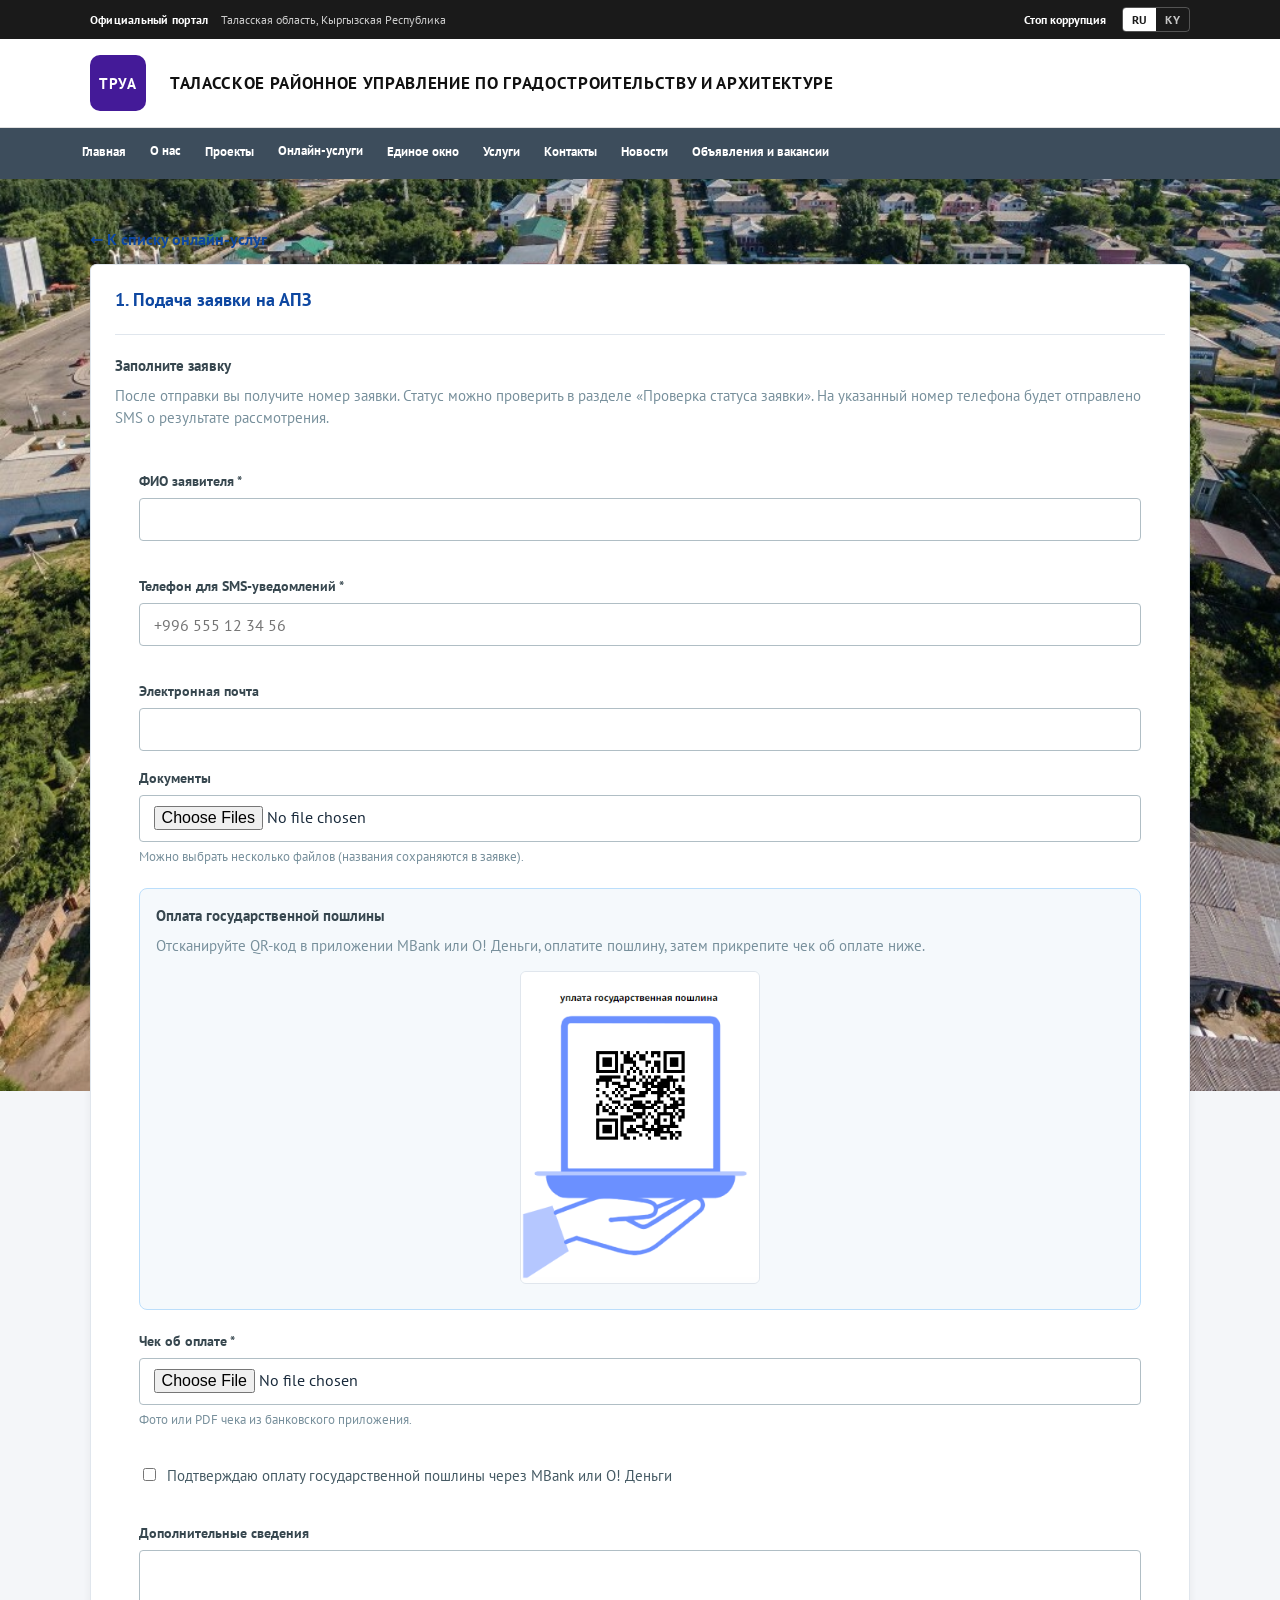
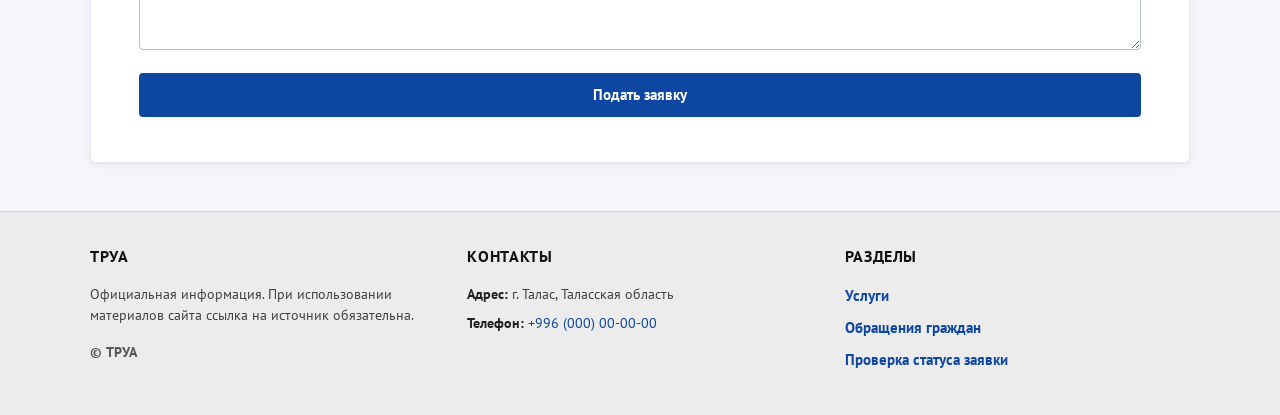
<file: online-apz.html>
<!DOCTYPE html>
<html lang="ru">
<head>
  <meta charset="UTF-8">
  <meta name="viewport" content="width=device-width, initial-scale=1.0">
  <title>ТРУА</title>
  <link rel="stylesheet" href="style.css">
  <link rel="preconnect" href="https://fonts.googleapis.com">
  <link rel="preconnect" href="https://fonts.gstatic.com" crossorigin>
  <link href="https://fonts.googleapis.com/css2?family=PT+Sans:wght@400;600;700&display=swap" rel="stylesheet">
</head>
<body data-static-page="onlineApz">
  <div id="toast-container" class="toast-container" aria-live="polite"></div>
  <header class="header">
    <div class="header__aux">
      <div class="container header__aux-inner">
        <div class="header__aux-left">
          <span class="header__portal">Официальный портал</span>
          <span class="header__region">Таласская область, Кыргызская Республика</span>
        </div>
        <div class="header__aux-right">
          <a href="https://www.gov.kg/ky/information/stopcorruption" class="header__anti-corruption" target="_blank" rel="noopener noreferrer">Стоп коррупция</a>
          <div class="lang-switcher" role="group" aria-label="Язык интерфейса">
            <button type="button" class="lang-btn is-active" data-lang="ru" aria-pressed="true">RU</button>
            <button type="button" class="lang-btn" data-lang="ky" aria-pressed="false">KY</button>
          </div>
        </div>
      </div>
    </div>
    <div class="header__brand">
      <div class="container header__brand-inner">
        <a href="index.html#home" class="logo-mark" aria-label="ТРУА — на главную">ТРУА</a>
        <h1 class="header__sitename">Таласское районное управление по градостроительству и архитектуре</h1>
      </div>
    </div>
    <div class="header__nav-wrap">
      <div class="container header__nav-row">
        <button type="button" class="nav-toggle" id="nav-toggle" aria-label="Открыть меню" aria-expanded="false" aria-controls="main-nav">
          <span></span><span></span><span></span>
        </button>
        <nav class="nav" id="main-nav" aria-label="Основное меню">
          <ul class="nav__list">
            <li><a href="index.html#home" class="nav__link" data-i18n="navHome">Главная</a></li>
            <li class="nav__item nav__item--has-dropdown">
              <button type="button" class="nav__link nav__dropdown-toggle" id="about-dropdown-toggle" aria-expanded="false" aria-controls="about-dropdown-menu" data-i18n="navAbout">О нас</button>
              <ul class="nav__dropdown" id="about-dropdown-menu">
                <li><a href="index.html#about" class="nav__dropdown-link" data-about-target="about-leaders" data-i18n="navAboutLeaders">Руководители</a></li>
                <li><a href="documents.html" class="nav__dropdown-link" data-i18n="navAboutDocuments">Нормативно-правовые документы</a></li>
                <li><a href="history.html" class="nav__dropdown-link" data-i18n="navAboutHistory">История создания Таласской архитектуры</a></li>
                <li><a href="photos.html" class="nav__dropdown-link" data-i18n="navAboutPhotos">Фотогалерея</a></li>
                <li><a href="videos.html" class="nav__dropdown-link" data-i18n="navAboutVideos">Видеогалерея</a></li>
                <li><a href="honor.html" class="nav__dropdown-link" data-i18n="navAboutHonor">Доска почета</a></li>
              </ul>
            </li>
            <li><a href="index.html#projects" class="nav__link" data-i18n="navProjects">Проекты</a></li>
            <li class="nav__item nav__item--has-dropdown">
              <button type="button" class="nav__link nav__dropdown-toggle" id="apply-dropdown-toggle" aria-expanded="false" aria-controls="apply-dropdown-menu" data-i18n="navApply">Онлайн-услуги</button>
              <ul class="nav__dropdown" id="apply-dropdown-menu">
                <li><a href="online-apz.html" class="nav__dropdown-link" data-i18n="navOnlineApz">Подача заявки на АПЗ</a></li>
                <li><a href="online-building.html" class="nav__dropdown-link" data-i18n="navOnlineBuilding">Разрешение на строительство</a></li>
                <li><a href="online-project.html" class="nav__dropdown-link" data-i18n="navOnlineProject">Согласование проекта</a></li>
                <li><a href="online-topo.html" class="nav__dropdown-link" data-i18n="navOnlineTopo">Топографическая съёмка</a></li>
                <li><a href="index.html#apply" class="nav__dropdown-link" data-i18n="navApplyAll">Все услуги на одной странице</a></li>
              </ul>
            </li>
            <li><a href="index.html#onewindow" class="nav__link" data-i18n="navOnewindow">Единое окно</a></li>
            <li><a href="index.html#services" class="nav__link" data-i18n="navServices">Услуги</a></li>
            <li><a href="index.html#contacts" class="nav__link" data-i18n="navContacts">Контакты</a></li>
            <li><a href="index.html#news" class="nav__link" data-i18n="navNews">Новости</a></li>
            <li><a href="index.html#vacancies" class="nav__link" data-i18n="navVacancies">Объявления и вакансии</a></li>
          </ul>
        </nav>
      </div>
    </div>
  </header>
  <main class="main">
    <section class="section section--visible">
      <div class="container section-block animate-in">
        <p class="online-page-back u-mb-sm"><a href="index.html#apply" class="inline-action" data-i18n="applyBackToHub">← К списку онлайн-услуг</a></p>
        <article class="card online-service-card">
            <h3 class="card__title" data-i18n="onlineSvc1Title">1. Подача заявки на АПЗ</h3>
            <div class="online-service-form-wrap">
              <p class="online-service-card__lead" data-i18n="apzFormIntroLead">Заполните заявку</p>
              <p class="card__text card__text--muted online-service-form-hint" data-i18n="apzFormIntro">После отправки вы получите номер заявки. Статус можно проверить в разделе «Проверка статуса заявки». На указанный номер телефона будет отправлено SMS о результате рассмотрения.</p>
              <form id="form-apz" class="form online-service-form" novalidate>
                <div class="form__group">
                  <label for="apz-fio" class="form__label" data-i18n="apzFieldFio">ФИО заявителя *</label>
                  <input type="text" id="apz-fio" name="fio" class="form__input" autocomplete="name" required minlength="5">
                  <span class="form__error" id="error-apz-fio"></span>
                </div>
                <div class="form__group">
                  <label for="apz-phone" class="form__label" data-i18n="apzFieldPhone">Телефон для SMS-уведомлений *</label>
                  <input type="tel" id="apz-phone" name="phone" class="form__input" autocomplete="tel" required inputmode="numeric" placeholder="+996 555 12 34 56">
                  <span class="form__error" id="error-apz-phone"></span>
                </div>
                <div class="form__group">
                  <label for="apz-email" class="form__label" data-i18n="apzFieldEmail">Электронная почта</label>
                  <input type="email" id="apz-email" name="email" class="form__input" autocomplete="email">
                </div>
                <div class="form__group">
                  <label for="apz-files" class="form__label" data-i18n="apzFieldFiles">Документы</label>
                  <input type="file" id="apz-files" name="files" class="form__input form__input--file" multiple>
                  <span class="form__hint" data-i18n="apzFilesHint">Можно выбрать несколько файлов (названия сохраняются в заявке).</span>
                </div>

                <div class="apz-payment-block">
                  <p class="online-service-card__lead" data-i18n="apzQrTitle">Оплата государственной пошлины</p>
                  <p class="card__text card__text--muted apz-payment-block__caption" data-i18n="apzQrCaption">Отсканируйте QR-код в приложении MBank или О! Деньги, оплатите пошлину, затем прикрепите чек об оплате ниже.</p>
                  <figure class="apz-payment-qr">
                    <img id="apz-qr-image" src="images/gosposhlina-qr.png" alt="QR-код для оплаты государственной пошлины" width="240" height="240" loading="lazy">
                  </figure>
                </div>

                <div class="form__group">
                  <label for="apz-receipt" class="form__label" data-i18n="apzFieldReceipt">Чек об оплате *</label>
                  <input type="file" id="apz-receipt" name="receipt" class="form__input form__input--file" accept="image/*,.pdf,application/pdf" required>
                  <span class="form__hint" data-i18n="apzReceiptHint">Фото или PDF чека из банковского приложения.</span>
                  <span class="form__error" id="error-apz-receipt"></span>
                </div>

                <div class="form__group form__group--checkbox">
                  <label class="form__checkbox-label">
                    <input type="checkbox" id="apz-fee" name="fee" required>
                    <span data-i18n="apzFieldFee">Подтверждаю оплату государственной пошлины через MBank или О! Деньги</span>
                  </label>
                  <span class="form__error" id="error-apz-fee"></span>
                </div>
                <div class="form__group">
                  <label for="apz-comment" class="form__label" data-i18n="apzFieldComment">Дополнительные сведения</label>
                  <textarea id="apz-comment" name="comment" class="form__input form__textarea" rows="3" maxlength="2000"></textarea>
                </div>
                <button type="submit" class="btn btn--primary btn--block" data-i18n="apzSubmit">Подать заявку</button>
              </form>
              <div id="apz-result" class="apz-result card hidden" hidden>
                <p class="apz-result__title" data-i18n="apzSuccessTitle">Заявка принята</p>
                <p class="apz-result__id"><span data-i18n="apzSuccessNumberLabel">Номер заявки:</span> <strong id="apz-id-display"></strong></p>
                <p class="apz-result__hint" data-i18n="apzSuccessHint">Сохраните номер. Статус заявки проверяйте в разделе «Проверка статуса». SMS придёт на указанный телефон.</p>
                <p class="apz-result__link"><a href="index.html#status" class="inline-action" data-i18n="apzLinkStatus">Перейти к проверке статуса</a></p>
              </div>
        </article>
      </div>
    </section>
  </main>
  <footer class="footer">
    <div class="container footer__grid">
      <div class="footer__col">
        <h3 class="footer__title" data-i18n="footerBrandTitle">ТРУА</h3>
        <p class="footer__text" data-i18n="footerDisclosure">Официальная информация.</p>
        <p class="footer__copy" data-i18n="footerCopy">© ТРУА</p>
      </div>
      <div class="footer__col">
        <h3 class="footer__title" data-i18n="footerContacts">Контакты</h3>
        <p class="footer__text"><strong data-i18n="footerAddressLabel">Адрес:</strong> <span data-i18n="footerAddressValue">г. Талас</span></p>
        <p class="footer__text"><strong data-i18n="footerPhoneLabel">Телефон:</strong> <a href="tel:+996000000000">+996 (000) 00-00-00</a></p>
      </div>
      <div class="footer__col footer__col--links">
        <h3 class="footer__title" data-i18n="footerSections">Разделы</h3>
        <ul class="footer__links">
          <li><a href="index.html#services" data-i18n="footerLinkServices">Услуги</a></li>
          <li><a href="index.html#apply" data-i18n="footerLinkCitizen">Обращения граждан</a></li>
          <li><a href="index.html#status" data-i18n="footerLinkStatus">Проверка статуса заявки</a></li>
        </ul>
      </div>
    </div>
  </footer>
  <script src="script.js"></script>
</body>
</html>
</file>
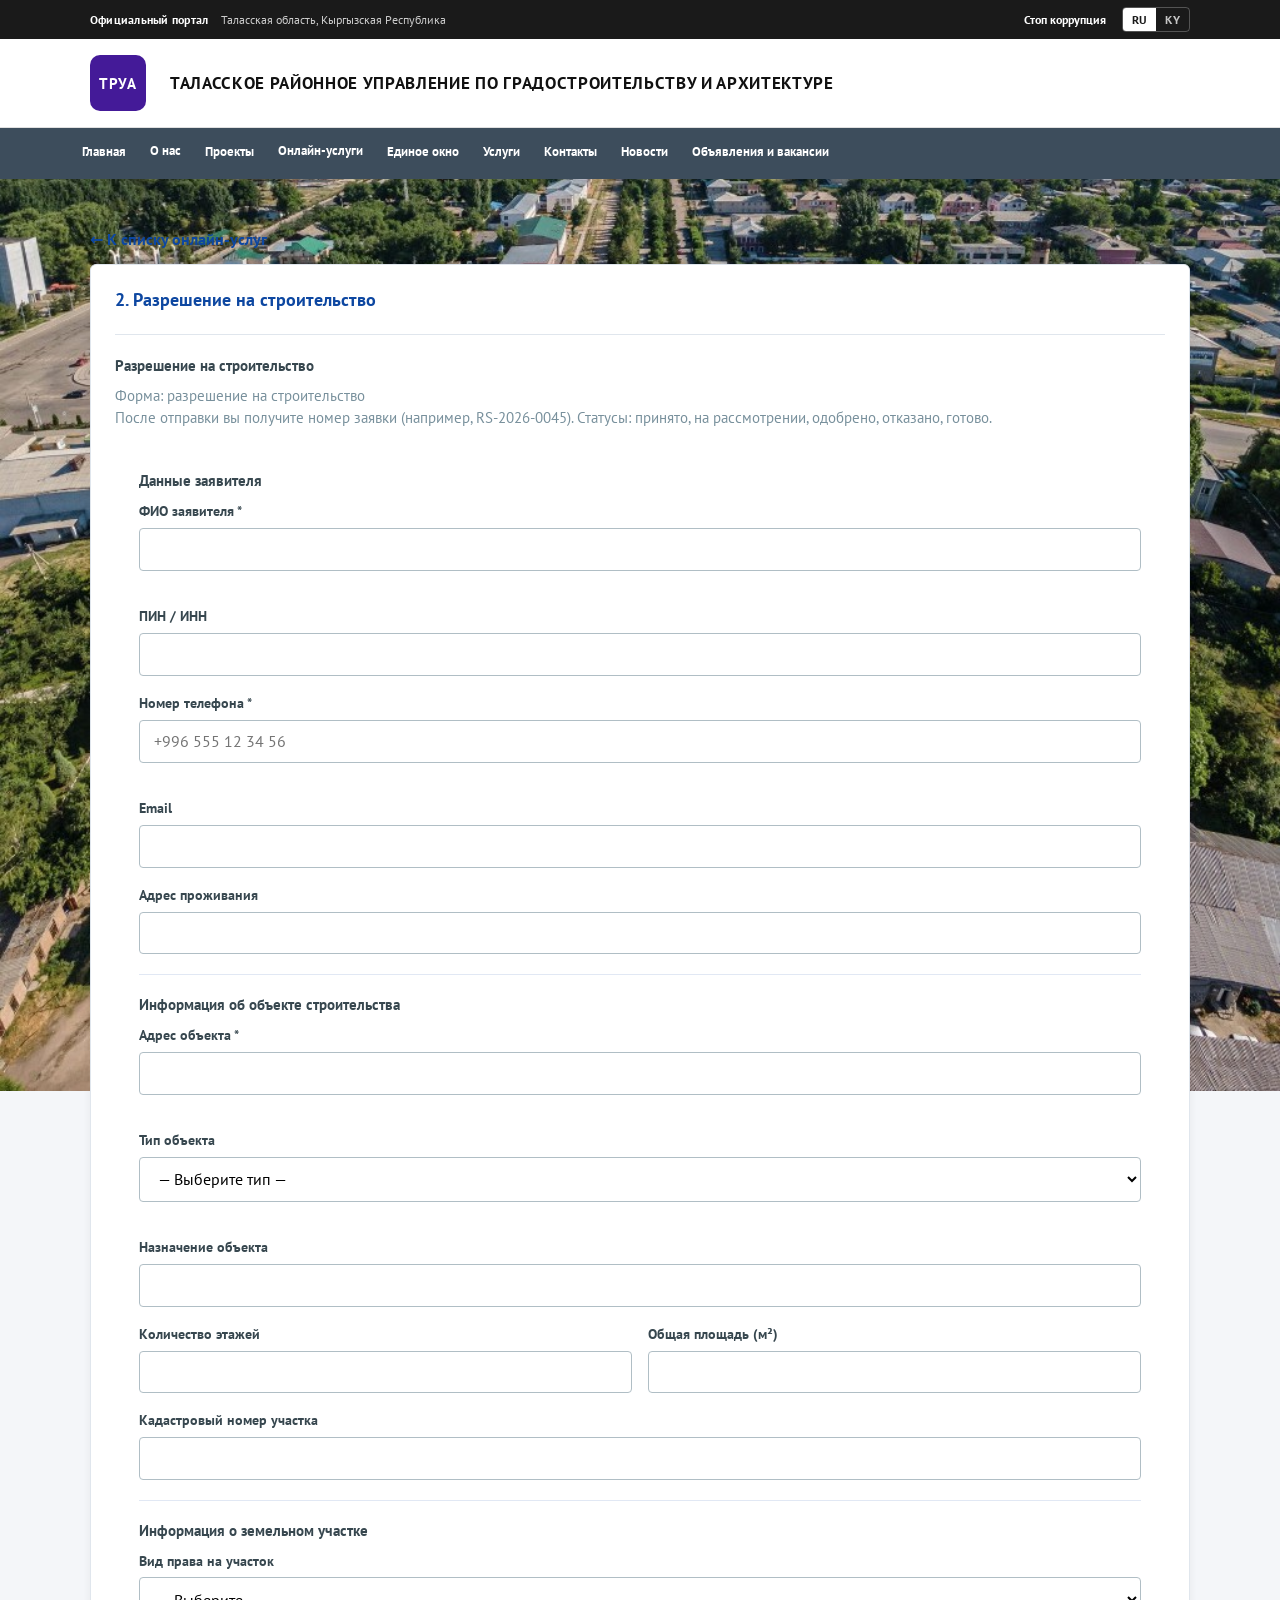
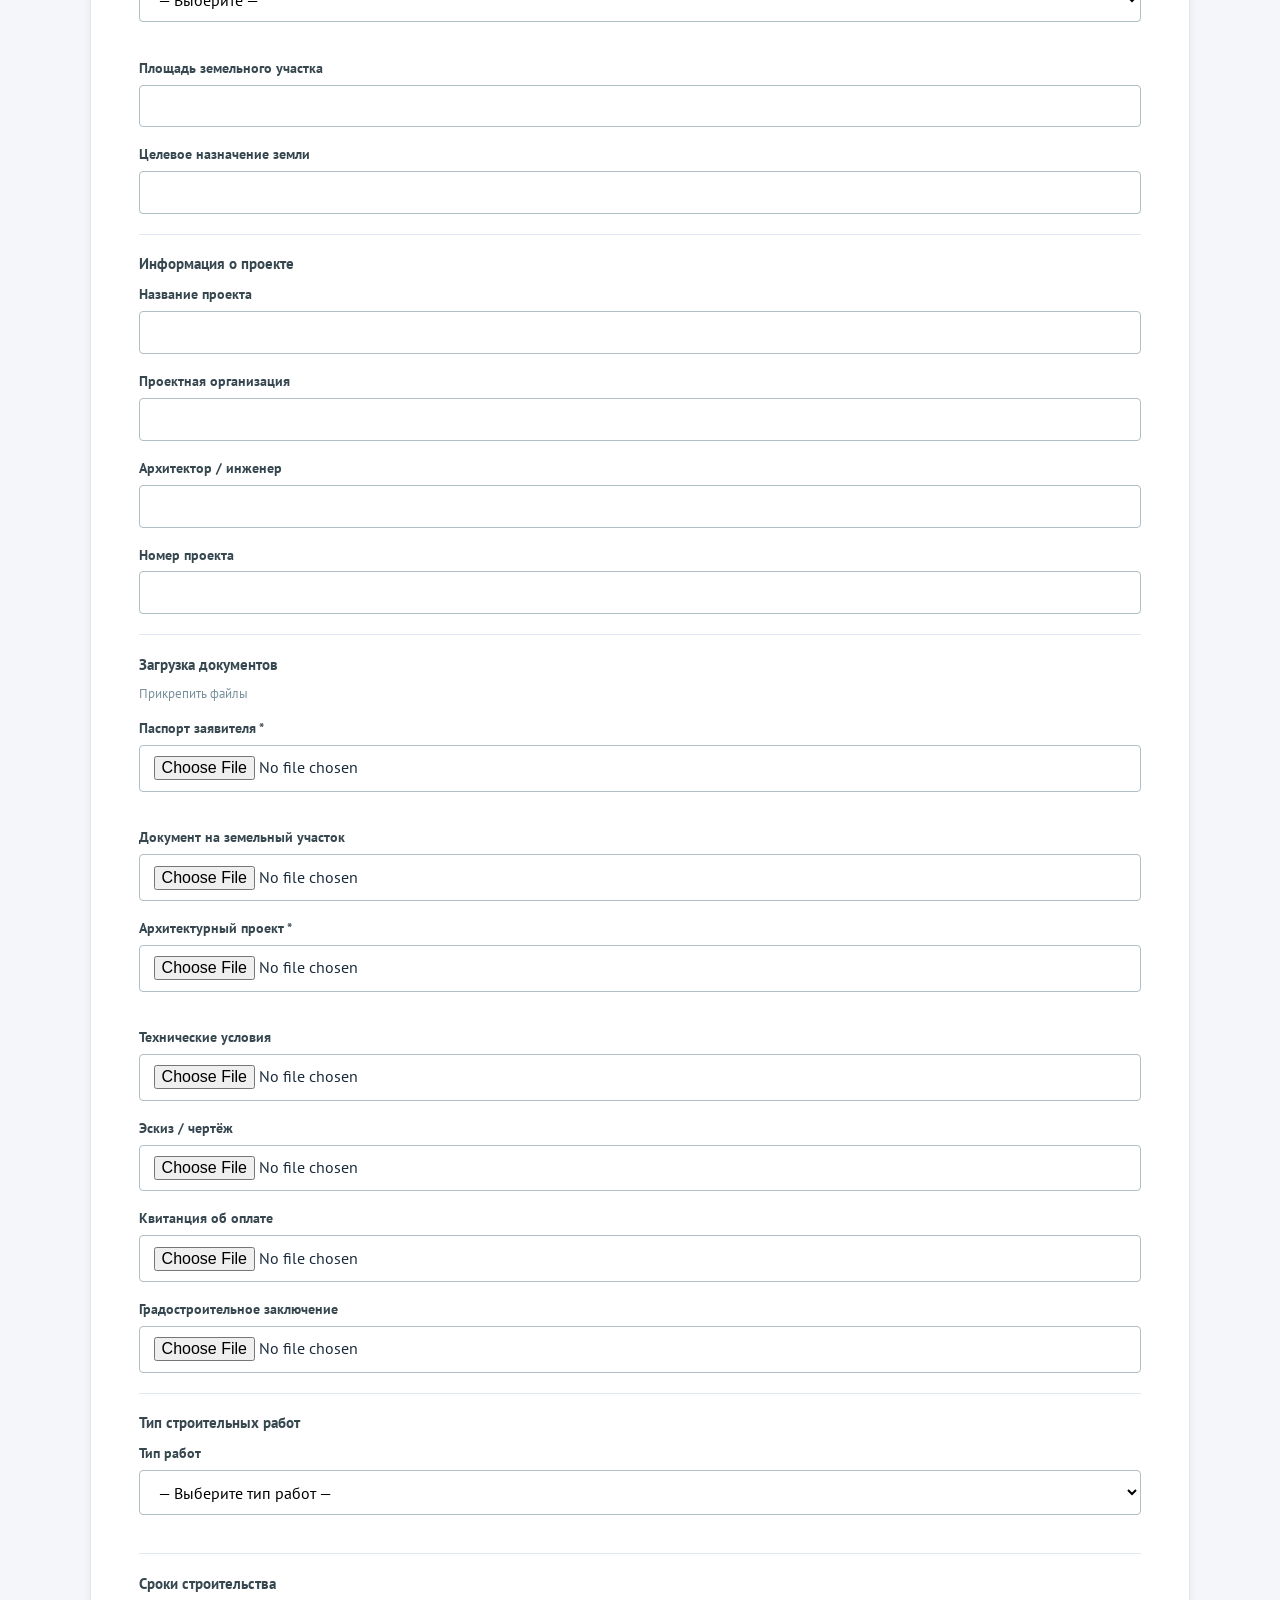
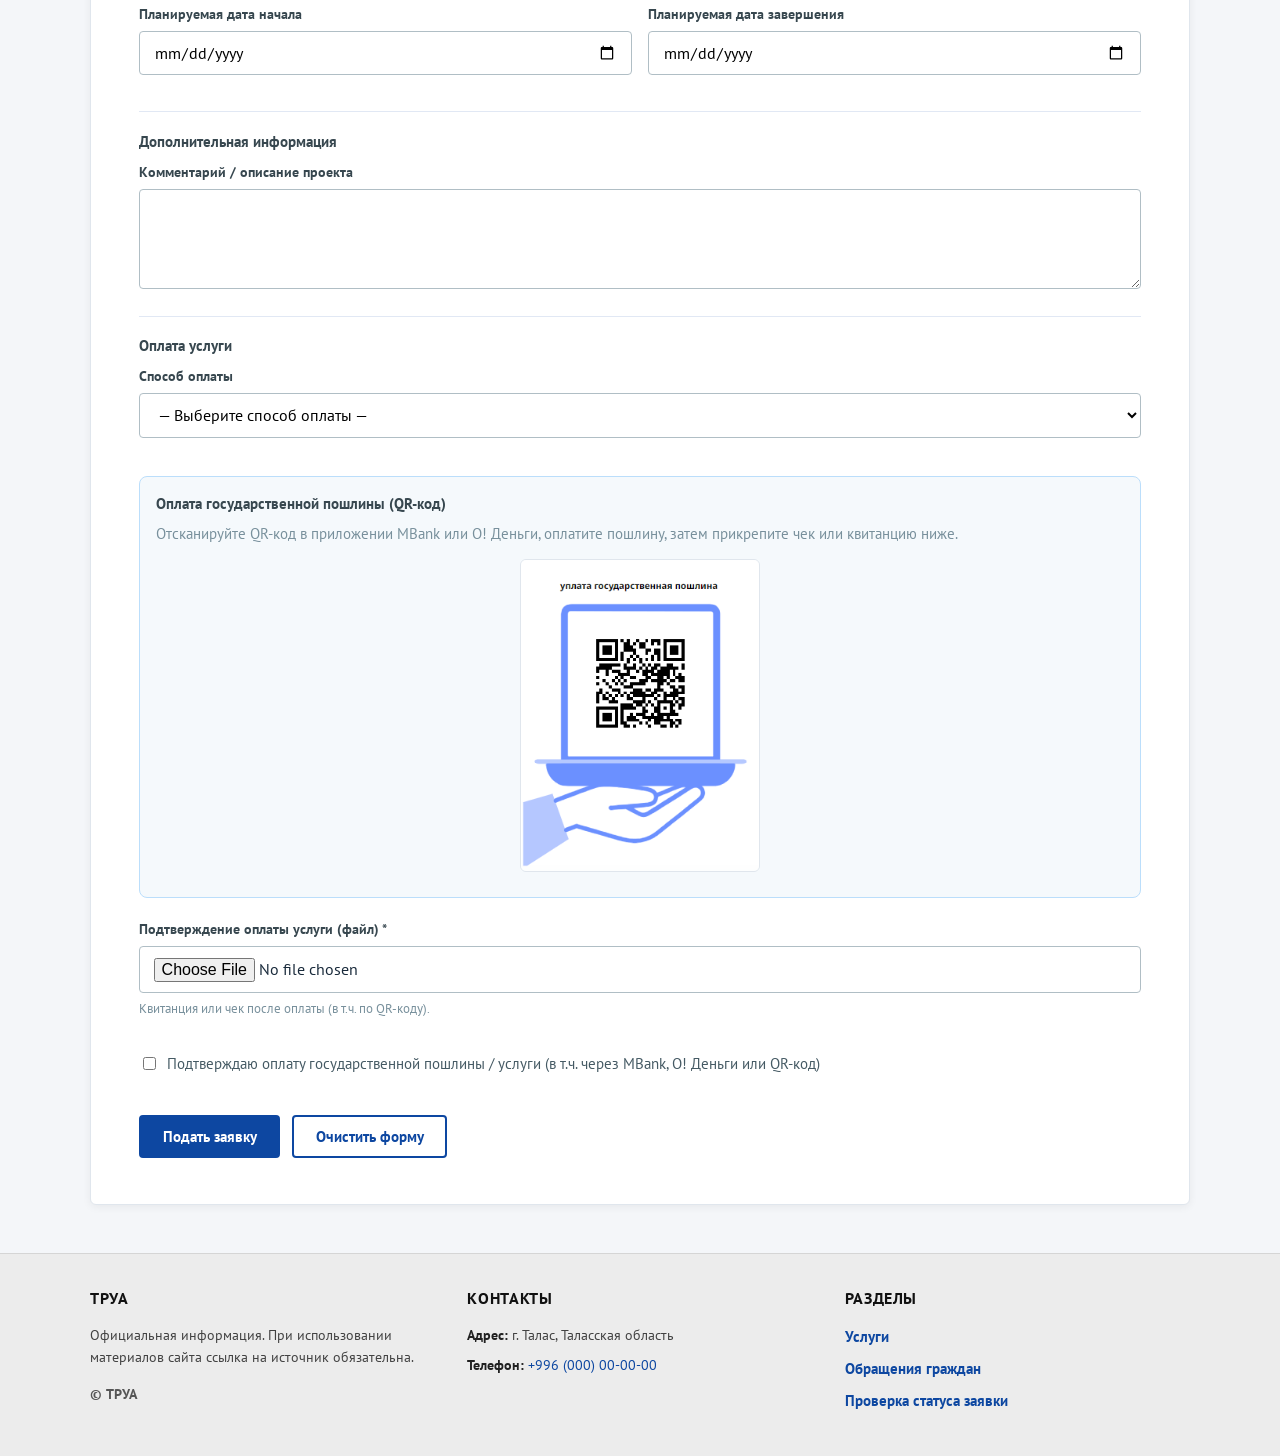
<file: online-building.html>
<!DOCTYPE html>
<html lang="ru">
<head>
  <meta charset="UTF-8">
  <meta name="viewport" content="width=device-width, initial-scale=1.0">
  <title>ТРУА</title>
  <link rel="stylesheet" href="style.css">
  <link rel="preconnect" href="https://fonts.googleapis.com">
  <link rel="preconnect" href="https://fonts.gstatic.com" crossorigin>
  <link href="https://fonts.googleapis.com/css2?family=PT+Sans:wght@400;600;700&display=swap" rel="stylesheet">
</head>
<body data-static-page="onlineBuilding">
  <div id="toast-container" class="toast-container" aria-live="polite"></div>
  <header class="header">
    <div class="header__aux">
      <div class="container header__aux-inner">
        <div class="header__aux-left">
          <span class="header__portal">Официальный портал</span>
          <span class="header__region">Таласская область, Кыргызская Республика</span>
        </div>
        <div class="header__aux-right">
          <a href="https://www.gov.kg/ky/information/stopcorruption" class="header__anti-corruption" target="_blank" rel="noopener noreferrer">Стоп коррупция</a>
          <div class="lang-switcher" role="group" aria-label="Язык интерфейса">
            <button type="button" class="lang-btn is-active" data-lang="ru" aria-pressed="true">RU</button>
            <button type="button" class="lang-btn" data-lang="ky" aria-pressed="false">KY</button>
          </div>
        </div>
      </div>
    </div>
    <div class="header__brand">
      <div class="container header__brand-inner">
        <a href="index.html#home" class="logo-mark" aria-label="ТРУА — на главную">ТРУА</a>
        <h1 class="header__sitename">Таласское районное управление по градостроительству и архитектуре</h1>
      </div>
    </div>
    <div class="header__nav-wrap">
      <div class="container header__nav-row">
        <button type="button" class="nav-toggle" id="nav-toggle" aria-label="Открыть меню" aria-expanded="false" aria-controls="main-nav">
          <span></span><span></span><span></span>
        </button>
        <nav class="nav" id="main-nav" aria-label="Основное меню">
          <ul class="nav__list">
            <li><a href="index.html#home" class="nav__link" data-i18n="navHome">Главная</a></li>
            <li class="nav__item nav__item--has-dropdown">
              <button type="button" class="nav__link nav__dropdown-toggle" id="about-dropdown-toggle" aria-expanded="false" aria-controls="about-dropdown-menu" data-i18n="navAbout">О нас</button>
              <ul class="nav__dropdown" id="about-dropdown-menu">
                <li><a href="index.html#about" class="nav__dropdown-link" data-about-target="about-leaders" data-i18n="navAboutLeaders">Руководители</a></li>
                <li><a href="documents.html" class="nav__dropdown-link" data-i18n="navAboutDocuments">Нормативно-правовые документы</a></li>
                <li><a href="history.html" class="nav__dropdown-link" data-i18n="navAboutHistory">История создания Таласской архитектуры</a></li>
                <li><a href="photos.html" class="nav__dropdown-link" data-i18n="navAboutPhotos">Фотогалерея</a></li>
                <li><a href="videos.html" class="nav__dropdown-link" data-i18n="navAboutVideos">Видеогалерея</a></li>
                <li><a href="honor.html" class="nav__dropdown-link" data-i18n="navAboutHonor">Доска почета</a></li>
              </ul>
            </li>
            <li><a href="index.html#projects" class="nav__link" data-i18n="navProjects">Проекты</a></li>
            <li class="nav__item nav__item--has-dropdown">
              <button type="button" class="nav__link nav__dropdown-toggle" id="apply-dropdown-toggle" aria-expanded="false" aria-controls="apply-dropdown-menu" data-i18n="navApply">Онлайн-услуги</button>
              <ul class="nav__dropdown" id="apply-dropdown-menu">
                <li><a href="online-apz.html" class="nav__dropdown-link" data-i18n="navOnlineApz">Подача заявки на АПЗ</a></li>
                <li><a href="online-building.html" class="nav__dropdown-link" data-i18n="navOnlineBuilding">Разрешение на строительство</a></li>
                <li><a href="online-project.html" class="nav__dropdown-link" data-i18n="navOnlineProject">Согласование проекта</a></li>
                <li><a href="online-topo.html" class="nav__dropdown-link" data-i18n="navOnlineTopo">Топографическая съёмка</a></li>
                <li><a href="index.html#apply" class="nav__dropdown-link" data-i18n="navApplyAll">Все услуги на одной странице</a></li>
              </ul>
            </li>
            <li><a href="index.html#onewindow" class="nav__link" data-i18n="navOnewindow">Единое окно</a></li>
            <li><a href="index.html#services" class="nav__link" data-i18n="navServices">Услуги</a></li>
            <li><a href="index.html#contacts" class="nav__link" data-i18n="navContacts">Контакты</a></li>
            <li><a href="index.html#news" class="nav__link" data-i18n="navNews">Новости</a></li>
            <li><a href="index.html#vacancies" class="nav__link" data-i18n="navVacancies">Объявления и вакансии</a></li>
          </ul>
        </nav>
      </div>
    </div>
  </header>
  <main class="main">
    <section class="section section--visible">
      <div class="container section-block animate-in">
        <p class="online-page-back u-mb-sm"><a href="index.html#apply" class="inline-action" data-i18n="applyBackToHub">← К списку онлайн-услуг</a></p>
        <article class="card online-service-card">
            <h3 class="card__title" data-i18n="onlineSvc2Title">2. Разрешение на строительство</h3>
            <div class="online-service-form-wrap">
              <p class="online-service-card__lead" data-i18n="bldFormIntroLead">Разрешение на строительство</p>
              <p class="card__text card__text--muted" data-i18n="bldFormSubheading">Форма: разрешение на строительство</p>
              <p class="card__text card__text--muted online-service-form-hint" data-i18n="bldFormIntro">После отправки вы получите номер заявки.</p>
              <form id="form-building" class="form online-service-form proj-form" novalidate>
                <div class="proj-form-section">
                  <p class="online-service-card__lead" data-i18n="bldSectionApplicant">Данные заявителя</p>
                  <div class="form__group">
                    <label for="bld-fio" class="form__label" data-i18n="bldFieldFio">ФИО заявителя *</label>
                    <input type="text" id="bld-fio" name="fio" class="form__input" autocomplete="name" required minlength="5">
                    <span class="form__error" id="error-bld-fio"></span>
                  </div>
                  <div class="form__group">
                    <label for="bld-pin" class="form__label" data-i18n="bldFieldPin">ПИН / ИНН</label>
                    <input type="text" id="bld-pin" name="pin" class="form__input" maxlength="20">
                  </div>
                  <div class="form__group">
                    <label for="bld-phone" class="form__label" data-i18n="bldFieldPhone">Номер телефона *</label>
                    <input type="tel" id="bld-phone" name="phone" class="form__input" autocomplete="tel" required inputmode="tel" placeholder="+996 555 12 34 56">
                    <span class="form__error" id="error-bld-phone"></span>
                  </div>
                  <div class="form__group">
                    <label for="bld-email" class="form__label" data-i18n="bldFieldEmail">Email</label>
                    <input type="email" id="bld-email" name="email" class="form__input" autocomplete="email">
                  </div>
                  <div class="form__group">
                    <label for="bld-residence" class="form__label" data-i18n="bldFieldResidence">Адрес проживания</label>
                    <input type="text" id="bld-residence" name="residence" class="form__input" maxlength="500">
                  </div>
                </div>
                <div class="proj-form-section">
                  <p class="online-service-card__lead" data-i18n="bldSectionObject">Информация об объекте строительства</p>
                  <div class="form__group">
                    <label for="bld-obj-address" class="form__label" data-i18n="bldObjAddress">Адрес объекта *</label>
                    <input type="text" id="bld-obj-address" name="obj_address" class="form__input" required minlength="3" maxlength="500">
                    <span class="form__error" id="error-bld-obj-address"></span>
                  </div>
                  <div class="form__group">
                    <label for="bld-obj-type" class="form__label" data-i18n="bldObjType">Тип объекта</label>
                    <select id="bld-obj-type" name="obj_type" class="form__input" required>
                      <option value="" data-i18n="bldObjPlaceholder">— Выберите тип —</option>
                      <option value="house" data-i18n="bldObjHouse">Жилой дом</option>
                      <option value="commercial" data-i18n="bldObjCommercial">Коммерческое здание</option>
                      <option value="shop" data-i18n="bldObjShop">Магазин</option>
                      <option value="office" data-i18n="bldObjOffice">Офис</option>
                      <option value="industrial" data-i18n="bldObjIndustrial">Производственный объект</option>
                      <option value="other" data-i18n="bldObjOther">Другое</option>
                    </select>
                    <span class="form__error" id="error-bld-obj-type"></span>
                  </div>
                  <div class="form__group">
                    <label for="bld-obj-purpose" class="form__label" data-i18n="bldObjPurpose">Назначение объекта</label>
                    <input type="text" id="bld-obj-purpose" name="obj_purpose" class="form__input" maxlength="300">
                  </div>
                  <div class="form__row form__row--2">
                    <div class="form__group">
                      <label for="bld-obj-floors" class="form__label" data-i18n="bldObjFloors">Количество этажей</label>
                      <input type="text" id="bld-obj-floors" name="obj_floors" class="form__input" inputmode="numeric" maxlength="10">
                    </div>
                    <div class="form__group">
                      <label for="bld-obj-area" class="form__label" data-i18n="bldObjArea">Общая площадь (м²)</label>
                      <input type="text" id="bld-obj-area" name="obj_area" class="form__input" maxlength="20">
                    </div>
                  </div>
                  <div class="form__group">
                    <label for="bld-obj-cadastre" class="form__label" data-i18n="bldObjCadastre">Кадастровый номер участка</label>
                    <input type="text" id="bld-obj-cadastre" name="obj_cadastre" class="form__input" maxlength="80">
                  </div>
                </div>
                <div class="proj-form-section">
                  <p class="online-service-card__lead" data-i18n="bldSectionLand">Информация о земельном участке</p>
                  <div class="form__group">
                    <label for="bld-land-right" class="form__label" data-i18n="bldLandRight">Вид права на участок</label>
                    <select id="bld-land-right" name="land_right" class="form__input" required>
                      <option value="" data-i18n="bldLandPlaceholder">— Выберите —</option>
                      <option value="ownership" data-i18n="bldLandOwnership">Собственность</option>
                      <option value="lease" data-i18n="bldLandLease">Аренда</option>
                      <option value="other" data-i18n="bldLandOther">Другое</option>
                    </select>
                    <span class="form__error" id="error-bld-land-right"></span>
                  </div>
                  <div class="form__group">
                    <label for="bld-land-area" class="form__label" data-i18n="bldLandArea">Площадь земельного участка</label>
                    <input type="text" id="bld-land-area" name="land_area" class="form__input" maxlength="30">
                  </div>
                  <div class="form__group">
                    <label for="bld-land-purpose" class="form__label" data-i18n="bldLandPurpose">Целевое назначение земли</label>
                    <input type="text" id="bld-land-purpose" name="land_purpose" class="form__input" maxlength="300">
                  </div>
                </div>
                <div class="proj-form-section">
                  <p class="online-service-card__lead" data-i18n="bldSectionProject">Информация о проекте</p>
                  <div class="form__group">
                    <label for="bld-proj-title" class="form__label" data-i18n="bldProjTitle">Название проекта</label>
                    <input type="text" id="bld-proj-title" name="proj_title" class="form__input" maxlength="300">
                  </div>
                  <div class="form__group">
                    <label for="bld-proj-org" class="form__label" data-i18n="bldProjOrg">Проектная организация</label>
                    <input type="text" id="bld-proj-org" name="proj_org" class="form__input" maxlength="300">
                  </div>
                  <div class="form__group">
                    <label for="bld-proj-engineer" class="form__label" data-i18n="bldProjEngineer">Архитектор / инженер</label>
                    <input type="text" id="bld-proj-engineer" name="proj_engineer" class="form__input" maxlength="200">
                  </div>
                  <div class="form__group">
                    <label for="bld-proj-number" class="form__label" data-i18n="bldProjNumber">Номер проекта</label>
                    <input type="text" id="bld-proj-number" name="proj_number" class="form__input" maxlength="80">
                  </div>
                </div>
                <div class="proj-form-section">
                  <p class="online-service-card__lead" data-i18n="bldSectionDocs">Загрузка документов</p>
                  <p class="form__hint" data-i18n="bldDocsLead">Прикрепить файлы</p>
                  <div class="form__group">
                    <label for="bld-file-passport" class="form__label" data-i18n="bldDocPassport">Паспорт заявителя *</label>
                    <input type="file" id="bld-file-passport" name="file_passport" class="form__input form__input--file">
                    <span class="form__error" id="error-bld-passport"></span>
                  </div>
                  <div class="form__group">
                    <label for="bld-file-land" class="form__label" data-i18n="bldDocLand">Документ на земельный участок</label>
                    <input type="file" id="bld-file-land" name="file_land" class="form__input form__input--file">
                  </div>
                  <div class="form__group">
                    <label for="bld-file-arch" class="form__label" data-i18n="bldDocArch">Архитектурный проект *</label>
                    <input type="file" id="bld-file-arch" name="file_arch" class="form__input form__input--file">
                    <span class="form__error" id="error-bld-arch"></span>
                  </div>
                  <div class="form__group">
                    <label for="bld-file-tech" class="form__label" data-i18n="bldDocTechCond">Технические условия</label>
                    <input type="file" id="bld-file-tech" name="file_tech" class="form__input form__input--file">
                  </div>
                  <div class="form__group">
                    <label for="bld-file-sketch" class="form__label" data-i18n="bldDocSketch">Эскиз / чертёж</label>
                    <input type="file" id="bld-file-sketch" name="file_sketch" class="form__input form__input--file">
                  </div>
                  <div class="form__group">
                    <label for="bld-file-doc-receipt" class="form__label" data-i18n="bldDocReceipt">Квитанция об оплате</label>
                    <input type="file" id="bld-file-doc-receipt" name="file_doc_receipt" class="form__input form__input--file">
                  </div>
                  <div class="form__group">
                    <label for="bld-file-urban" class="form__label" data-i18n="bldDocUrban">Градостроительное заключение</label>
                    <input type="file" id="bld-file-urban" name="file_urban" class="form__input form__input--file">
                  </div>
                </div>
                <div class="proj-form-section">
                  <p class="online-service-card__lead" data-i18n="bldSectionWorks">Тип строительных работ</p>
                  <div class="form__group">
                    <label for="bld-work-type" class="form__label" data-i18n="bldWorkType">Тип работ</label>
                    <select id="bld-work-type" name="work_type" class="form__input" required>
                      <option value="" data-i18n="bldWorkPlaceholder">— Выберите тип работ —</option>
                      <option value="new" data-i18n="bldWorkNew">Новое строительство</option>
                      <option value="recon" data-i18n="bldWorkRecon">Реконструкция</option>
                      <option value="extension" data-i18n="bldWorkExtension">Пристройка</option>
                      <option value="replan" data-i18n="bldWorkReplan">Перепланировка</option>
                      <option value="repair" data-i18n="bldWorkRepair">Капитальный ремонт</option>
                    </select>
                    <span class="form__error" id="error-bld-work-type"></span>
                  </div>
                </div>
                <div class="proj-form-section">
                  <p class="online-service-card__lead" data-i18n="bldSectionSchedule">Сроки строительства</p>
                  <div class="form__row form__row--2">
                    <div class="form__group">
                      <label for="bld-date-start" class="form__label" data-i18n="bldDateStart">Планируемая дата начала</label>
                      <input type="date" id="bld-date-start" name="date_start" class="form__input">
                    </div>
                    <div class="form__group">
                      <label for="bld-date-end" class="form__label" data-i18n="bldDateEnd">Планируемая дата завершения</label>
                      <input type="date" id="bld-date-end" name="date_end" class="form__input">
                    </div>
                  </div>
                </div>
                <div class="proj-form-section">
                  <p class="online-service-card__lead" data-i18n="bldSectionExtra">Дополнительная информация</p>
                  <div class="form__group">
                    <label for="bld-comment" class="form__label" data-i18n="bldComment">Комментарий / описание проекта</label>
                    <textarea id="bld-comment" name="comment" class="form__input form__textarea" rows="3" maxlength="4000"></textarea>
                  </div>
                </div>
                <div class="proj-form-section">
                  <p class="online-service-card__lead" data-i18n="bldSectionPay">Оплата услуги</p>
                  <div class="form__group">
                    <label for="bld-payment" class="form__label" data-i18n="bldPayLabel">Способ оплаты</label>
                    <select id="bld-payment" name="payment" class="form__input" required>
                      <option value="" data-i18n="bldPayPlaceholder">— Выберите способ оплаты —</option>
                      <option value="elcart" data-i18n="bldPayElcart">Элкарт</option>
                      <option value="mbank" data-i18n="bldPayMbank">MBank</option>
                      <option value="omoney" data-i18n="bldPayOmoney">О! Деньги</option>
                      <option value="megapay" data-i18n="bldPayMegapay">MegaPay</option>
                      <option value="card" data-i18n="bldPayCard">Visa / MasterCard</option>
                    </select>
                    <span class="form__error" id="error-bld-payment"></span>
                  </div>
                  <div class="apz-payment-block">
                    <p class="online-service-card__lead" data-i18n="bldQrTitle">Оплата государственной пошлины (QR-код)</p>
                    <p class="card__text card__text--muted apz-payment-block__caption" data-i18n="bldQrCaption">Отсканируйте QR-код в приложении MBank или О! Деньги, оплатите пошлину, затем прикрепите подтверждение ниже.</p>
                    <figure class="apz-payment-qr">
                      <img id="bld-qr-image" src="images/gosposhlina-qr.png" alt="" width="240" height="240" loading="lazy">
                    </figure>
                  </div>
                  <div class="form__group">
                    <label for="bld-service-receipt" class="form__label" data-i18n="bldServiceReceipt">Подтверждение оплаты услуги (файл) *</label>
                    <input type="file" id="bld-service-receipt" name="service_receipt" class="form__input form__input--file" accept="image/*,.pdf,application/pdf" required>
                    <span class="form__hint" data-i18n="bldServiceReceiptHint">Квитанция или чек после оплаты.</span>
                    <span class="form__error" id="error-bld-service-receipt"></span>
                  </div>
                  <div class="form__group form__group--checkbox">
                    <label class="form__checkbox-label">
                      <input type="checkbox" id="bld-fee" name="fee" required>
                      <span data-i18n="bldFieldFee">Подтверждаю оплату</span>
                    </label>
                    <span class="form__error" id="error-bld-fee"></span>
                  </div>
                </div>
                <div class="form__actions form__actions--row">
                  <button type="submit" class="btn btn--primary" data-i18n="bldSubmit">Подать заявку</button>
                  <button type="button" class="btn btn--outline" id="bld-reset" data-i18n="bldClearForm">Очистить форму</button>
                </div>
              </form>
              <div id="bld-result" class="apz-result card hidden" hidden>
                <p class="apz-result__title" data-i18n="bldSuccessTitle">Заявка принята</p>
                <p class="apz-result__id"><span data-i18n="bldSuccessNumberLabel">Номер заявки:</span> <strong id="bld-id-display"></strong></p>
                <p class="apz-result__hint" data-i18n="bldSuccessHint">Данные сохранены.</p>
                <p class="apz-result__link"><a href="index.html#status" class="inline-action" data-i18n="bldLinkStatus">Перейти к проверке статуса</a></p>
              </div>
        </article>
      </div>
    </section>
  </main>
  <footer class="footer">
    <div class="container footer__grid">
      <div class="footer__col">
        <h3 class="footer__title" data-i18n="footerBrandTitle">ТРУА</h3>
        <p class="footer__text" data-i18n="footerDisclosure">Официальная информация.</p>
        <p class="footer__copy" data-i18n="footerCopy">© ТРУА</p>
      </div>
      <div class="footer__col">
        <h3 class="footer__title" data-i18n="footerContacts">Контакты</h3>
        <p class="footer__text"><strong data-i18n="footerAddressLabel">Адрес:</strong> <span data-i18n="footerAddressValue">г. Талас</span></p>
        <p class="footer__text"><strong data-i18n="footerPhoneLabel">Телефон:</strong> <a href="tel:+996000000000">+996 (000) 00-00-00</a></p>
      </div>
      <div class="footer__col footer__col--links">
        <h3 class="footer__title" data-i18n="footerSections">Разделы</h3>
        <ul class="footer__links">
          <li><a href="index.html#services" data-i18n="footerLinkServices">Услуги</a></li>
          <li><a href="index.html#apply" data-i18n="footerLinkCitizen">Обращения граждан</a></li>
          <li><a href="index.html#status" data-i18n="footerLinkStatus">Проверка статуса заявки</a></li>
        </ul>
      </div>
    </div>
  </footer>
  <script src="script.js"></script>
</body>
</html>
</file>
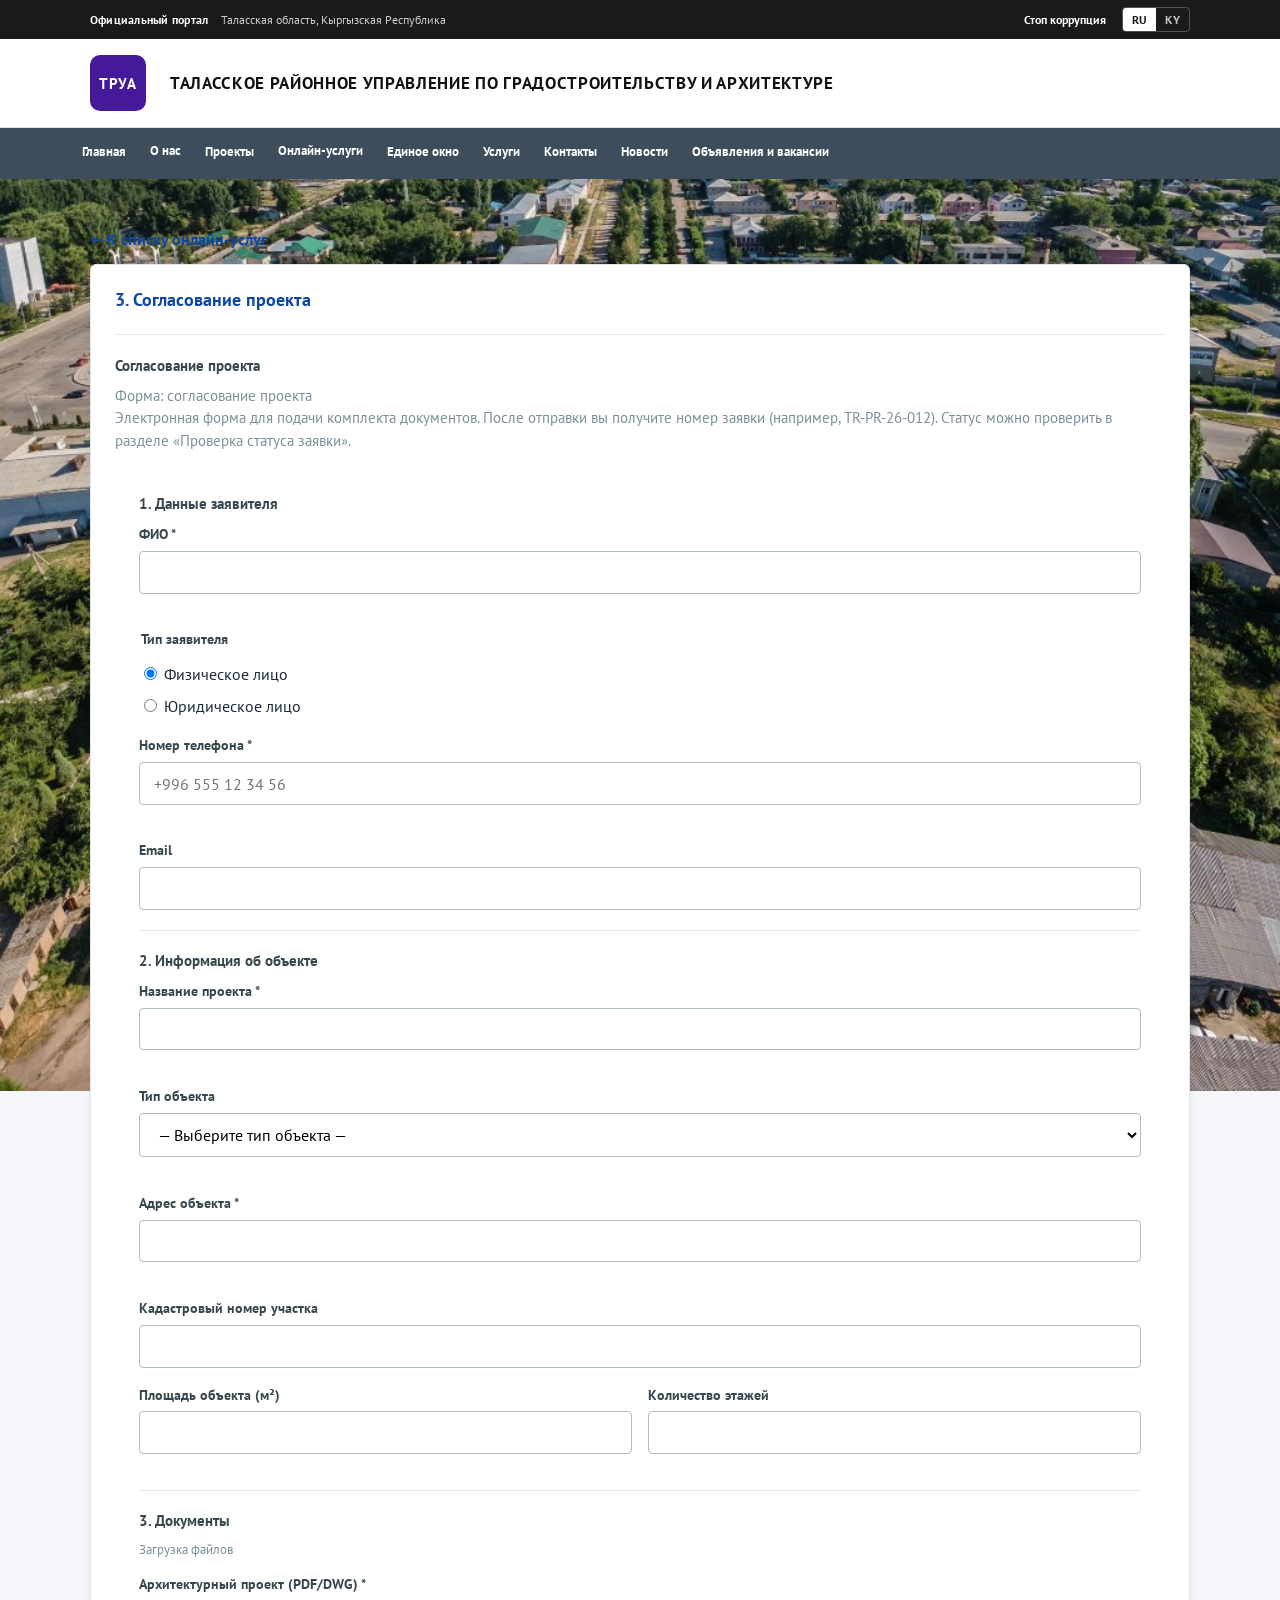
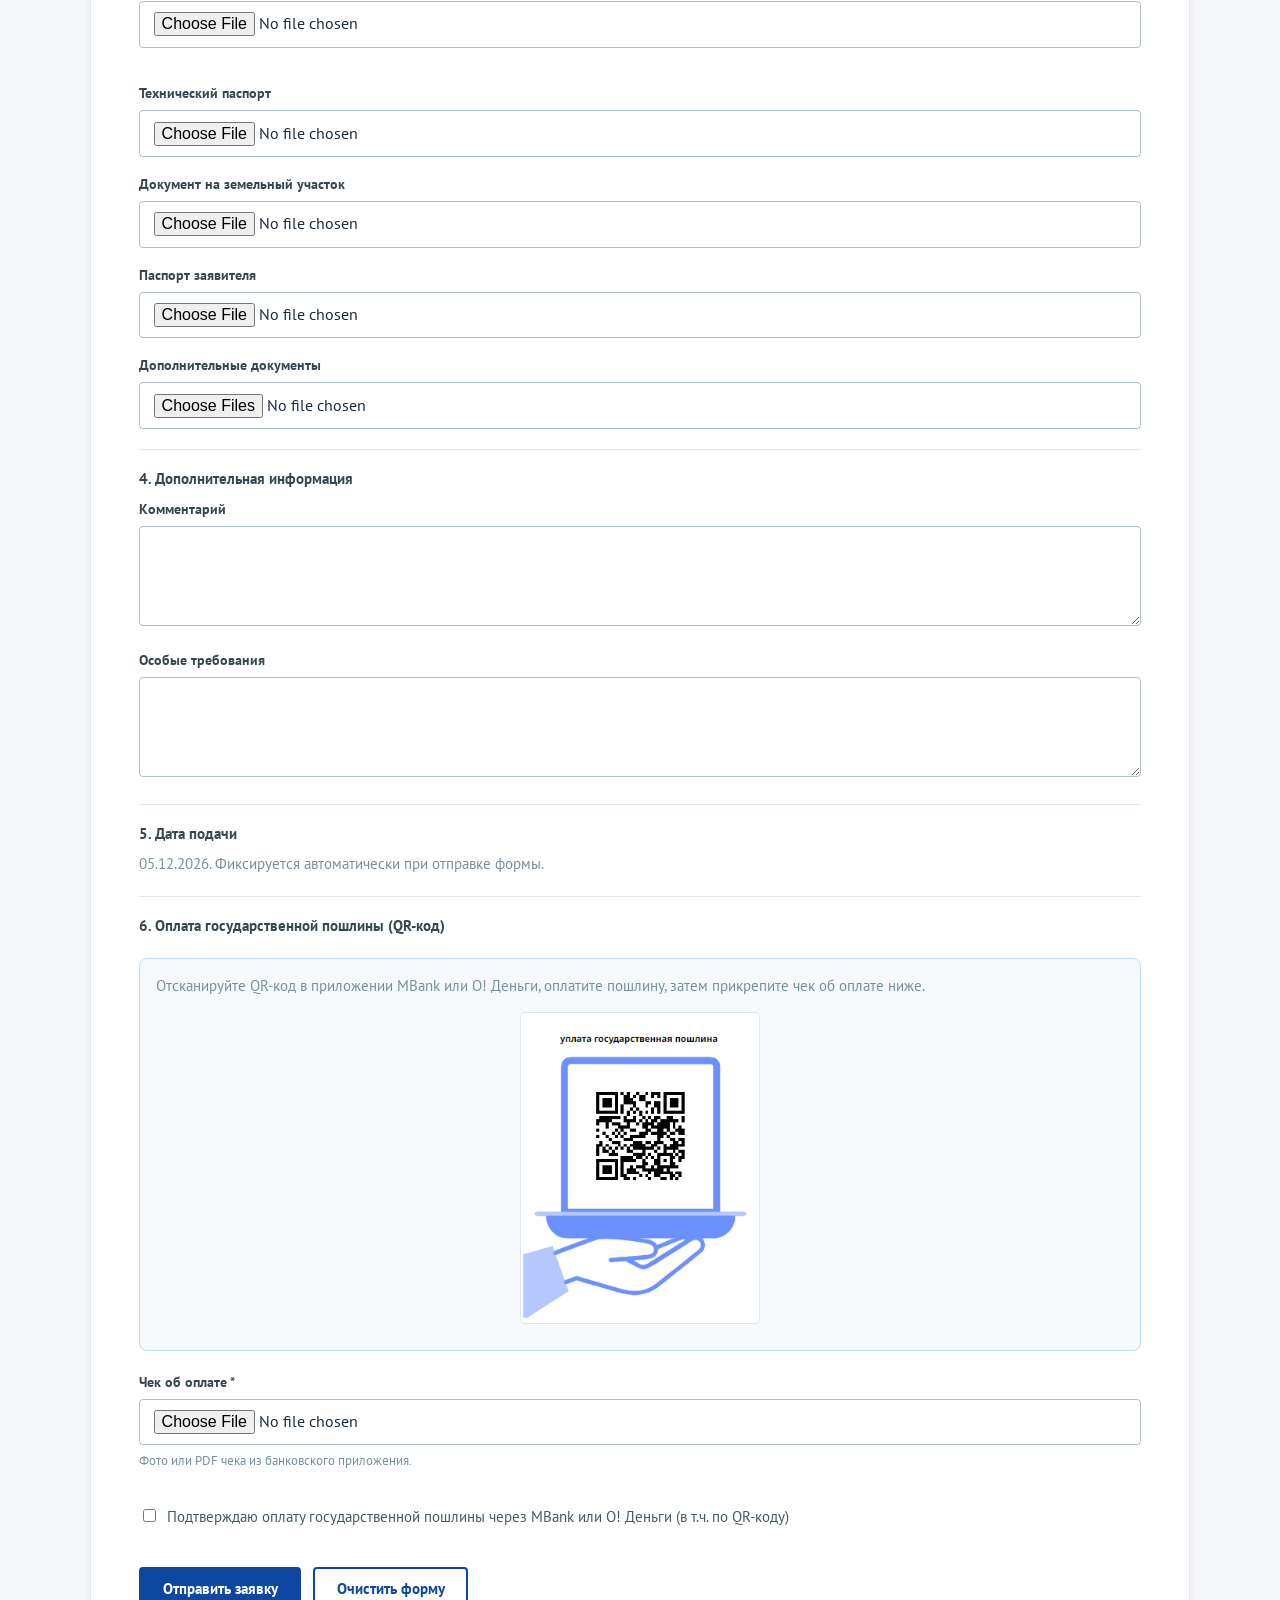
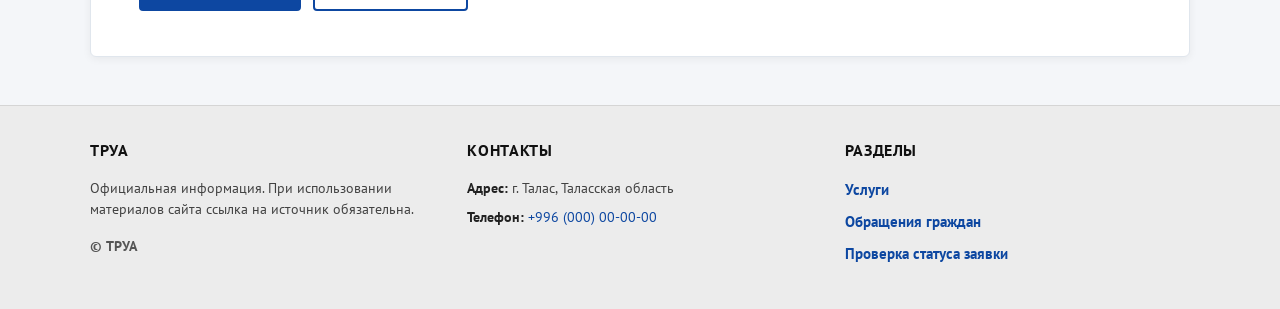
<file: online-project.html>
<!DOCTYPE html>
<html lang="ru">
<head>
  <meta charset="UTF-8">
  <meta name="viewport" content="width=device-width, initial-scale=1.0">
  <title>ТРУА</title>
  <link rel="stylesheet" href="style.css">
  <link rel="preconnect" href="https://fonts.googleapis.com">
  <link rel="preconnect" href="https://fonts.gstatic.com" crossorigin>
  <link href="https://fonts.googleapis.com/css2?family=PT+Sans:wght@400;600;700&display=swap" rel="stylesheet">
</head>
<body data-static-page="onlineProject">
  <div id="toast-container" class="toast-container" aria-live="polite"></div>
  <header class="header">
    <div class="header__aux">
      <div class="container header__aux-inner">
        <div class="header__aux-left">
          <span class="header__portal">Официальный портал</span>
          <span class="header__region">Таласская область, Кыргызская Республика</span>
        </div>
        <div class="header__aux-right">
          <a href="https://www.gov.kg/ky/information/stopcorruption" class="header__anti-corruption" target="_blank" rel="noopener noreferrer">Стоп коррупция</a>
          <div class="lang-switcher" role="group" aria-label="Язык интерфейса">
            <button type="button" class="lang-btn is-active" data-lang="ru" aria-pressed="true">RU</button>
            <button type="button" class="lang-btn" data-lang="ky" aria-pressed="false">KY</button>
          </div>
        </div>
      </div>
    </div>
    <div class="header__brand">
      <div class="container header__brand-inner">
        <a href="index.html#home" class="logo-mark" aria-label="ТРУА — на главную">ТРУА</a>
        <h1 class="header__sitename">Таласское районное управление по градостроительству и архитектуре</h1>
      </div>
    </div>
    <div class="header__nav-wrap">
      <div class="container header__nav-row">
        <button type="button" class="nav-toggle" id="nav-toggle" aria-label="Открыть меню" aria-expanded="false" aria-controls="main-nav">
          <span></span><span></span><span></span>
        </button>
        <nav class="nav" id="main-nav" aria-label="Основное меню">
          <ul class="nav__list">
            <li><a href="index.html#home" class="nav__link" data-i18n="navHome">Главная</a></li>
            <li class="nav__item nav__item--has-dropdown">
              <button type="button" class="nav__link nav__dropdown-toggle" id="about-dropdown-toggle" aria-expanded="false" aria-controls="about-dropdown-menu" data-i18n="navAbout">О нас</button>
              <ul class="nav__dropdown" id="about-dropdown-menu">
                <li><a href="index.html#about" class="nav__dropdown-link" data-about-target="about-leaders" data-i18n="navAboutLeaders">Руководители</a></li>
                <li><a href="documents.html" class="nav__dropdown-link" data-i18n="navAboutDocuments">Нормативно-правовые документы</a></li>
                <li><a href="history.html" class="nav__dropdown-link" data-i18n="navAboutHistory">История создания Таласской архитектуры</a></li>
                <li><a href="photos.html" class="nav__dropdown-link" data-i18n="navAboutPhotos">Фотогалерея</a></li>
                <li><a href="videos.html" class="nav__dropdown-link" data-i18n="navAboutVideos">Видеогалерея</a></li>
                <li><a href="honor.html" class="nav__dropdown-link" data-i18n="navAboutHonor">Доска почета</a></li>
              </ul>
            </li>
            <li><a href="index.html#projects" class="nav__link" data-i18n="navProjects">Проекты</a></li>
            <li class="nav__item nav__item--has-dropdown">
              <button type="button" class="nav__link nav__dropdown-toggle" id="apply-dropdown-toggle" aria-expanded="false" aria-controls="apply-dropdown-menu" data-i18n="navApply">Онлайн-услуги</button>
              <ul class="nav__dropdown" id="apply-dropdown-menu">
                <li><a href="online-apz.html" class="nav__dropdown-link" data-i18n="navOnlineApz">Подача заявки на АПЗ</a></li>
                <li><a href="online-building.html" class="nav__dropdown-link" data-i18n="navOnlineBuilding">Разрешение на строительство</a></li>
                <li><a href="online-project.html" class="nav__dropdown-link" data-i18n="navOnlineProject">Согласование проекта</a></li>
                <li><a href="online-topo.html" class="nav__dropdown-link" data-i18n="navOnlineTopo">Топографическая съёмка</a></li>
                <li><a href="index.html#apply" class="nav__dropdown-link" data-i18n="navApplyAll">Все услуги на одной странице</a></li>
              </ul>
            </li>
            <li><a href="index.html#onewindow" class="nav__link" data-i18n="navOnewindow">Единое окно</a></li>
            <li><a href="index.html#services" class="nav__link" data-i18n="navServices">Услуги</a></li>
            <li><a href="index.html#contacts" class="nav__link" data-i18n="navContacts">Контакты</a></li>
            <li><a href="index.html#news" class="nav__link" data-i18n="navNews">Новости</a></li>
            <li><a href="index.html#vacancies" class="nav__link" data-i18n="navVacancies">Объявления и вакансии</a></li>
          </ul>
        </nav>
      </div>
    </div>
  </header>
  <main class="main">
    <section class="section section--visible">
      <div class="container section-block animate-in">
        <p class="online-page-back u-mb-sm"><a href="index.html#apply" class="inline-action" data-i18n="applyBackToHub">← К списку онлайн-услуг</a></p>
        <article class="card online-service-card">
            <h3 class="card__title" data-i18n="onlineSvc3Title">3. Согласование проекта</h3>
            <div class="online-service-form-wrap">
              <p class="online-service-card__lead" data-i18n="projFormIntroLead">Согласование проекта</p>
              <p class="card__text card__text--muted" data-i18n="projFormSubheading">Форма: согласование проекта</p>
              <p class="card__text card__text--muted online-service-form-hint" data-i18n="projFormIntro">Электронная форма для подачи комплекта документов.</p>
              <form id="form-proj" class="form online-service-form proj-form" novalidate>
                <div class="proj-form-section">
                  <p class="online-service-card__lead" data-i18n="projSectionApplicant">1. Данные заявителя</p>
                  <div class="form__group">
                    <label for="proj-fio" class="form__label" data-i18n="projFieldFio">ФИО *</label>
                    <input type="text" id="proj-fio" name="fio" class="form__input" autocomplete="name" required minlength="5">
                    <span class="form__error" id="error-proj-fio"></span>
                  </div>
                  <fieldset class="form__group form__fieldset">
                    <legend class="form__label" data-i18n="projApplicantType">Тип заявителя</legend>
                    <label class="form__radio-label"><input type="radio" name="proj-applicant-type" value="person" checked> <span data-i18n="projApplicantPerson">Физическое лицо</span></label>
                    <label class="form__radio-label"><input type="radio" name="proj-applicant-type" value="legal"> <span data-i18n="projApplicantLegal">Юридическое лицо</span></label>
                  </fieldset>
                  <div id="proj-legal-fields" class="proj-legal-fields" hidden>
                    <div class="form__group">
                      <label for="proj-org-name" class="form__label" data-i18n="projOrgName">Название организации</label>
                      <input type="text" id="proj-org-name" name="org" class="form__input" autocomplete="organization">
                      <span class="form__error" id="error-proj-org"></span>
                    </div>
                    <div class="form__group">
                      <label for="proj-inn" class="form__label" data-i18n="projInn">ИНН</label>
                      <input type="text" id="proj-inn" name="inn" class="form__input" inputmode="numeric" maxlength="14">
                      <span class="form__error" id="error-proj-inn"></span>
                    </div>
                  </div>
                  <div class="form__group">
                    <label for="proj-phone" class="form__label" data-i18n="projFieldPhone">Номер телефона *</label>
                    <input type="tel" id="proj-phone" name="phone" class="form__input" autocomplete="tel" required inputmode="numeric" placeholder="+996 555 12 34 56">
                    <span class="form__error" id="error-proj-phone"></span>
                  </div>
                  <div class="form__group">
                    <label for="proj-email" class="form__label" data-i18n="projFieldEmail">Email</label>
                    <input type="email" id="proj-email" name="email" class="form__input" autocomplete="email">
                  </div>
                </div>

                <div class="proj-form-section">
                  <p class="online-service-card__lead" data-i18n="projSectionObject">2. Информация об объекте</p>
                  <div class="form__group">
                    <label for="proj-project-title" class="form__label" data-i18n="projProjectTitle">Название проекта *</label>
                    <input type="text" id="proj-project-title" name="project_title" class="form__input" required minlength="3" maxlength="500">
                    <span class="form__error" id="error-proj-title"></span>
                  </div>
                  <div class="form__group">
                    <label for="proj-object-type" class="form__label" data-i18n="projObjectType">Тип объекта</label>
                    <select id="proj-object-type" name="object_type" class="form__input" required>
                      <option value="" data-i18n="projObjectPlaceholder">— Выберите тип объекта —</option>
                      <option value="house" data-i18n="projObjTypeHouse">Жилой дом</option>
                      <option value="commercial" data-i18n="projObjTypeCommercial">Коммерческий объект</option>
                      <option value="shop" data-i18n="projObjTypeShop">Магазин</option>
                      <option value="office" data-i18n="projObjTypeOffice">Офис</option>
                      <option value="apartment" data-i18n="projObjTypeApartment">Многоквартирный дом</option>
                      <option value="recon" data-i18n="projObjTypeRecon">Реконструкция</option>
                      <option value="other" data-i18n="projObjTypeOther">Другое</option>
                    </select>
                    <span class="form__error" id="error-proj-object-type"></span>
                  </div>
                  <div class="form__group">
                    <label for="proj-address" class="form__label" data-i18n="projAddress">Адрес объекта *</label>
                    <input type="text" id="proj-address" name="address" class="form__input" required minlength="3" maxlength="500">
                    <span class="form__error" id="error-proj-address"></span>
                  </div>
                  <div class="form__group">
                    <label for="proj-cadastre" class="form__label" data-i18n="projCadastre">Кадастровый номер участка</label>
                    <input type="text" id="proj-cadastre" name="cadastre" class="form__input" maxlength="80">
                  </div>
                  <div class="form__row form__row--2">
                    <div class="form__group">
                      <label for="proj-area" class="form__label" data-i18n="projArea">Площадь объекта (м²)</label>
                      <input type="text" id="proj-area" name="area" class="form__input" inputmode="decimal" maxlength="20">
                    </div>
                    <div class="form__group">
                      <label for="proj-floors" class="form__label" data-i18n="projFloors">Количество этажей</label>
                      <input type="text" id="proj-floors" name="floors" class="form__input" inputmode="numeric" maxlength="10">
                    </div>
                  </div>
                </div>

                <div class="proj-form-section">
                  <p class="online-service-card__lead" data-i18n="projSectionDocs">3. Документы</p>
                  <p class="form__hint" data-i18n="projDocsLead">Загрузка файлов</p>
                  <div class="form__group">
                    <label for="proj-file-arch" class="form__label" data-i18n="projDocArch">Архитектурный проект (PDF/DWG) *</label>
                    <input type="file" id="proj-file-arch" name="file_arch" class="form__input form__input--file" accept=".pdf,.dwg,.dxf,image/*,application/pdf">
                    <span class="form__error" id="error-proj-arch"></span>
                  </div>
                  <div class="form__group">
                    <label for="proj-file-tech" class="form__label" data-i18n="projDocTech">Технический паспорт</label>
                    <input type="file" id="proj-file-tech" name="file_tech" class="form__input form__input--file">
                  </div>
                  <div class="form__group">
                    <label for="proj-file-land" class="form__label" data-i18n="projDocLand">Документ на земельный участок</label>
                    <input type="file" id="proj-file-land" name="file_land" class="form__input form__input--file">
                  </div>
                  <div class="form__group">
                    <label for="proj-file-id-doc" class="form__label" data-i18n="projDocId">Паспорт заявителя</label>
                    <input type="file" id="proj-file-id-doc" name="file_id" class="form__input form__input--file">
                  </div>
                  <div class="form__group">
                    <label for="proj-file-extra" class="form__label" data-i18n="projDocExtra">Дополнительные документы</label>
                    <input type="file" id="proj-file-extra" name="file_extra" class="form__input form__input--file" multiple>
                  </div>
                </div>

                <div class="proj-form-section">
                  <p class="online-service-card__lead" data-i18n="projSectionExtra">4. Дополнительная информация</p>
                  <div class="form__group">
                    <label for="proj-comment" class="form__label" data-i18n="projFieldComment">Комментарий</label>
                    <textarea id="proj-comment" name="comment" class="form__input form__textarea" rows="3" maxlength="2000"></textarea>
                  </div>
                  <div class="form__group">
                    <label for="proj-special" class="form__label" data-i18n="projSpecialLabel">Особые требования</label>
                    <textarea id="proj-special" name="special" class="form__input form__textarea" rows="2" maxlength="2000"></textarea>
                  </div>
                </div>

                <div class="proj-form-section">
                  <p class="online-service-card__lead" data-i18n="projSectionDate">5. Дата подачи</p>
                  <p class="card__text card__text--muted"><time id="proj-submit-date" datetime="">—</time>. <span data-i18n="projDateNote">Фиксируется автоматически при отправке формы.</span></p>
                </div>

                <div class="proj-form-section">
                  <p class="online-service-card__lead" data-i18n="projQrTitle">Оплата государственной пошлины</p>
                  <div class="apz-payment-block">
                    <p class="card__text card__text--muted apz-payment-block__caption" data-i18n="projQrCaption">Отсканируйте QR-код в приложении MBank или О! Деньги, оплатите пошлину, затем прикрепите чек ниже.</p>
                    <figure class="apz-payment-qr">
                      <img id="proj-qr-image" src="images/gosposhlina-qr.png" alt="" width="240" height="240" loading="lazy">
                    </figure>
                  </div>
                  <div class="form__group">
                    <label for="proj-receipt" class="form__label" data-i18n="projFieldReceipt">Чек об оплате *</label>
                    <input type="file" id="proj-receipt" name="receipt" class="form__input form__input--file" accept="image/*,.pdf,application/pdf" required>
                    <span class="form__hint" data-i18n="projReceiptHint">Фото или PDF чека из банковского приложения.</span>
                    <span class="form__error" id="error-proj-receipt"></span>
                  </div>
                  <div class="form__group form__group--checkbox">
                    <label class="form__checkbox-label">
                      <input type="checkbox" id="proj-fee" name="fee" required>
                      <span data-i18n="projFieldFee">Подтверждаю оплату</span>
                    </label>
                    <span class="form__error" id="error-proj-fee"></span>
                  </div>
                </div>

                <div class="form__actions form__actions--row">
                  <button type="submit" class="btn btn--primary" data-i18n="projSubmit">Отправить заявку</button>
                  <button type="button" class="btn btn--outline" id="proj-reset" data-i18n="projClearForm">Очистить форму</button>
                </div>
              </form>
              <div id="proj-result" class="apz-result card hidden" hidden>
                <p class="apz-result__title" data-i18n="projSuccessTitle">Заявка принята</p>
                <p class="apz-result__id"><span data-i18n="projSuccessNumberLabel">Номер заявки:</span> <strong id="proj-id-display"></strong></p>
                <p class="apz-result__hint" data-i18n="projSuccessHint">Данные сохранены.</p>
                <p class="apz-result__link"><a href="index.html#status" class="inline-action" data-i18n="projLinkStatus">Перейти к проверке статуса</a></p>
              </div>
            </div>
        </article>
      </div>
    </section>
  </main>
  <footer class="footer">
    <div class="container footer__grid">
      <div class="footer__col">
        <h3 class="footer__title" data-i18n="footerBrandTitle">ТРУА</h3>
        <p class="footer__text" data-i18n="footerDisclosure">Официальная информация.</p>
        <p class="footer__copy" data-i18n="footerCopy">© ТРУА</p>
      </div>
      <div class="footer__col">
        <h3 class="footer__title" data-i18n="footerContacts">Контакты</h3>
        <p class="footer__text"><strong data-i18n="footerAddressLabel">Адрес:</strong> <span data-i18n="footerAddressValue">г. Талас</span></p>
        <p class="footer__text"><strong data-i18n="footerPhoneLabel">Телефон:</strong> <a href="tel:+996000000000">+996 (000) 00-00-00</a></p>
      </div>
      <div class="footer__col footer__col--links">
        <h3 class="footer__title" data-i18n="footerSections">Разделы</h3>
        <ul class="footer__links">
          <li><a href="index.html#services" data-i18n="footerLinkServices">Услуги</a></li>
          <li><a href="index.html#apply" data-i18n="footerLinkCitizen">Обращения граждан</a></li>
          <li><a href="index.html#status" data-i18n="footerLinkStatus">Проверка статуса заявки</a></li>
        </ul>
      </div>
    </div>
  </footer>
  <script src="script.js"></script>
</body>
</html>
</file>
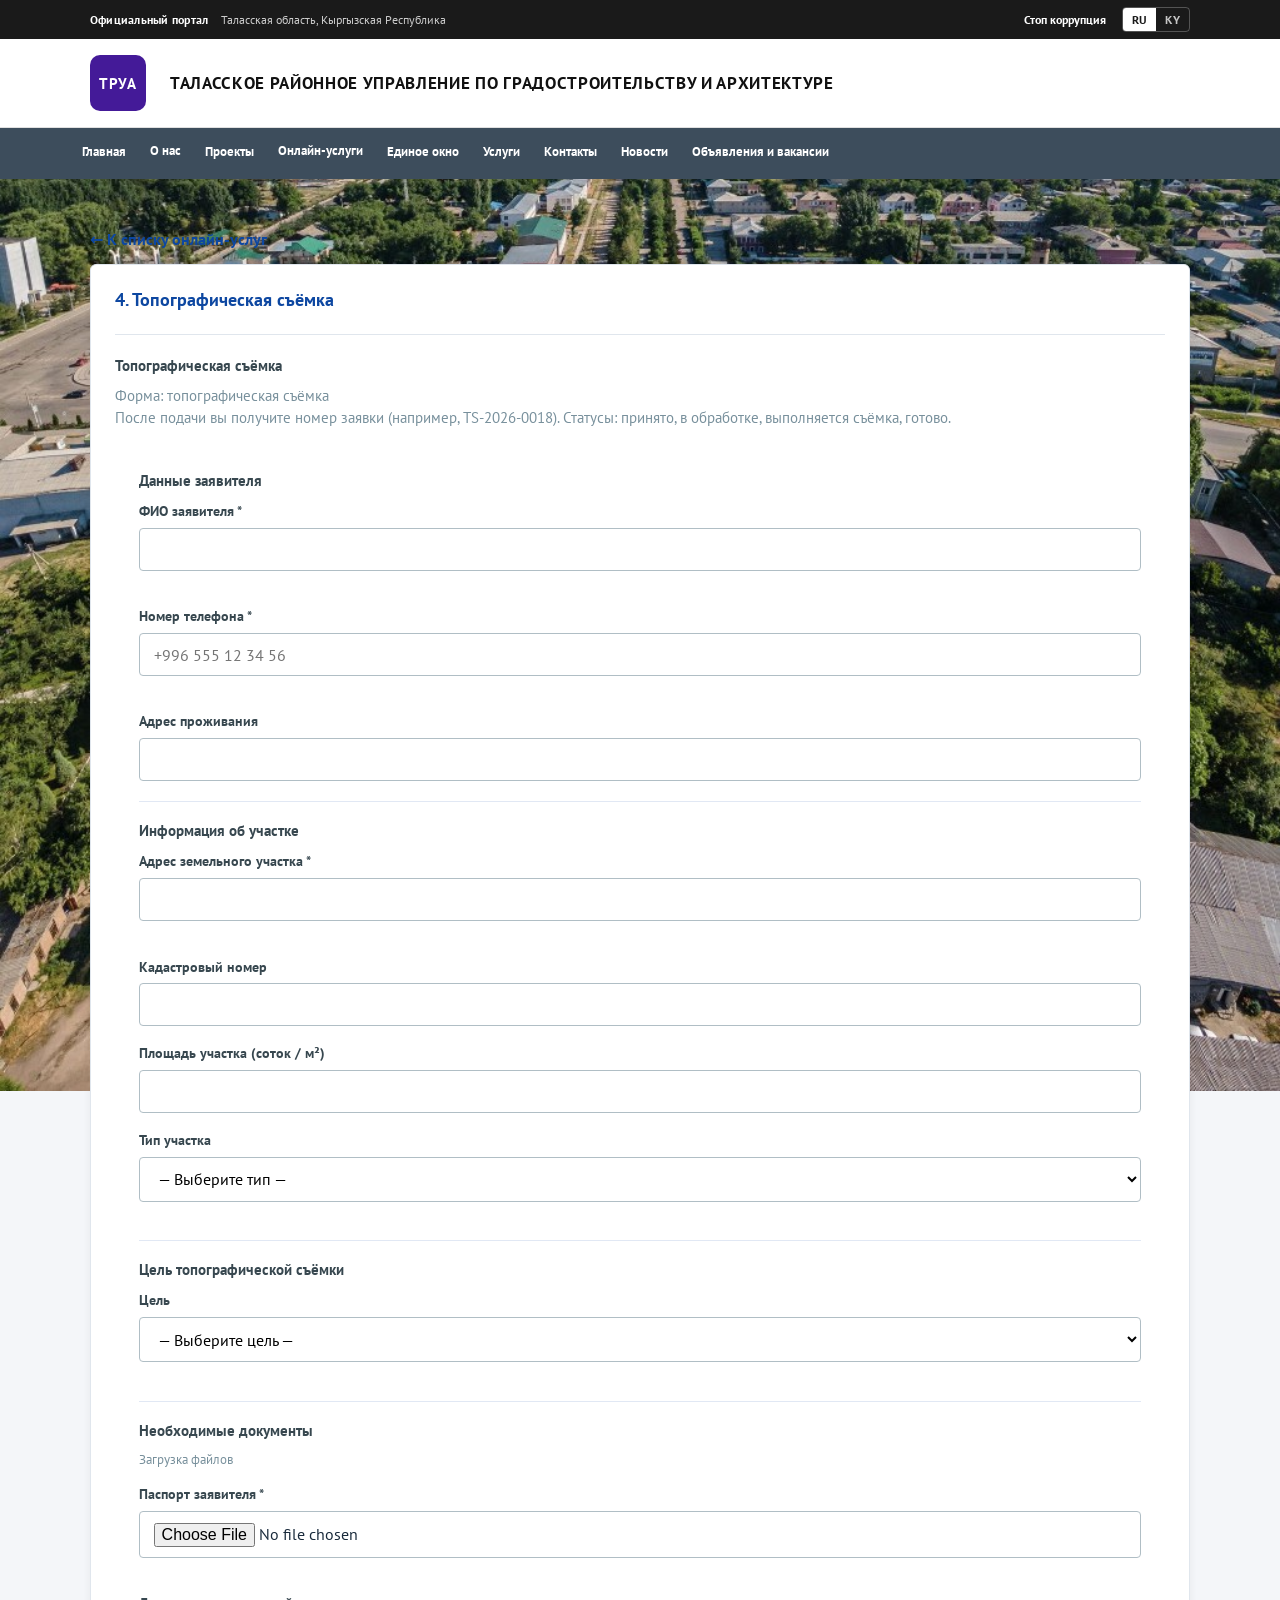
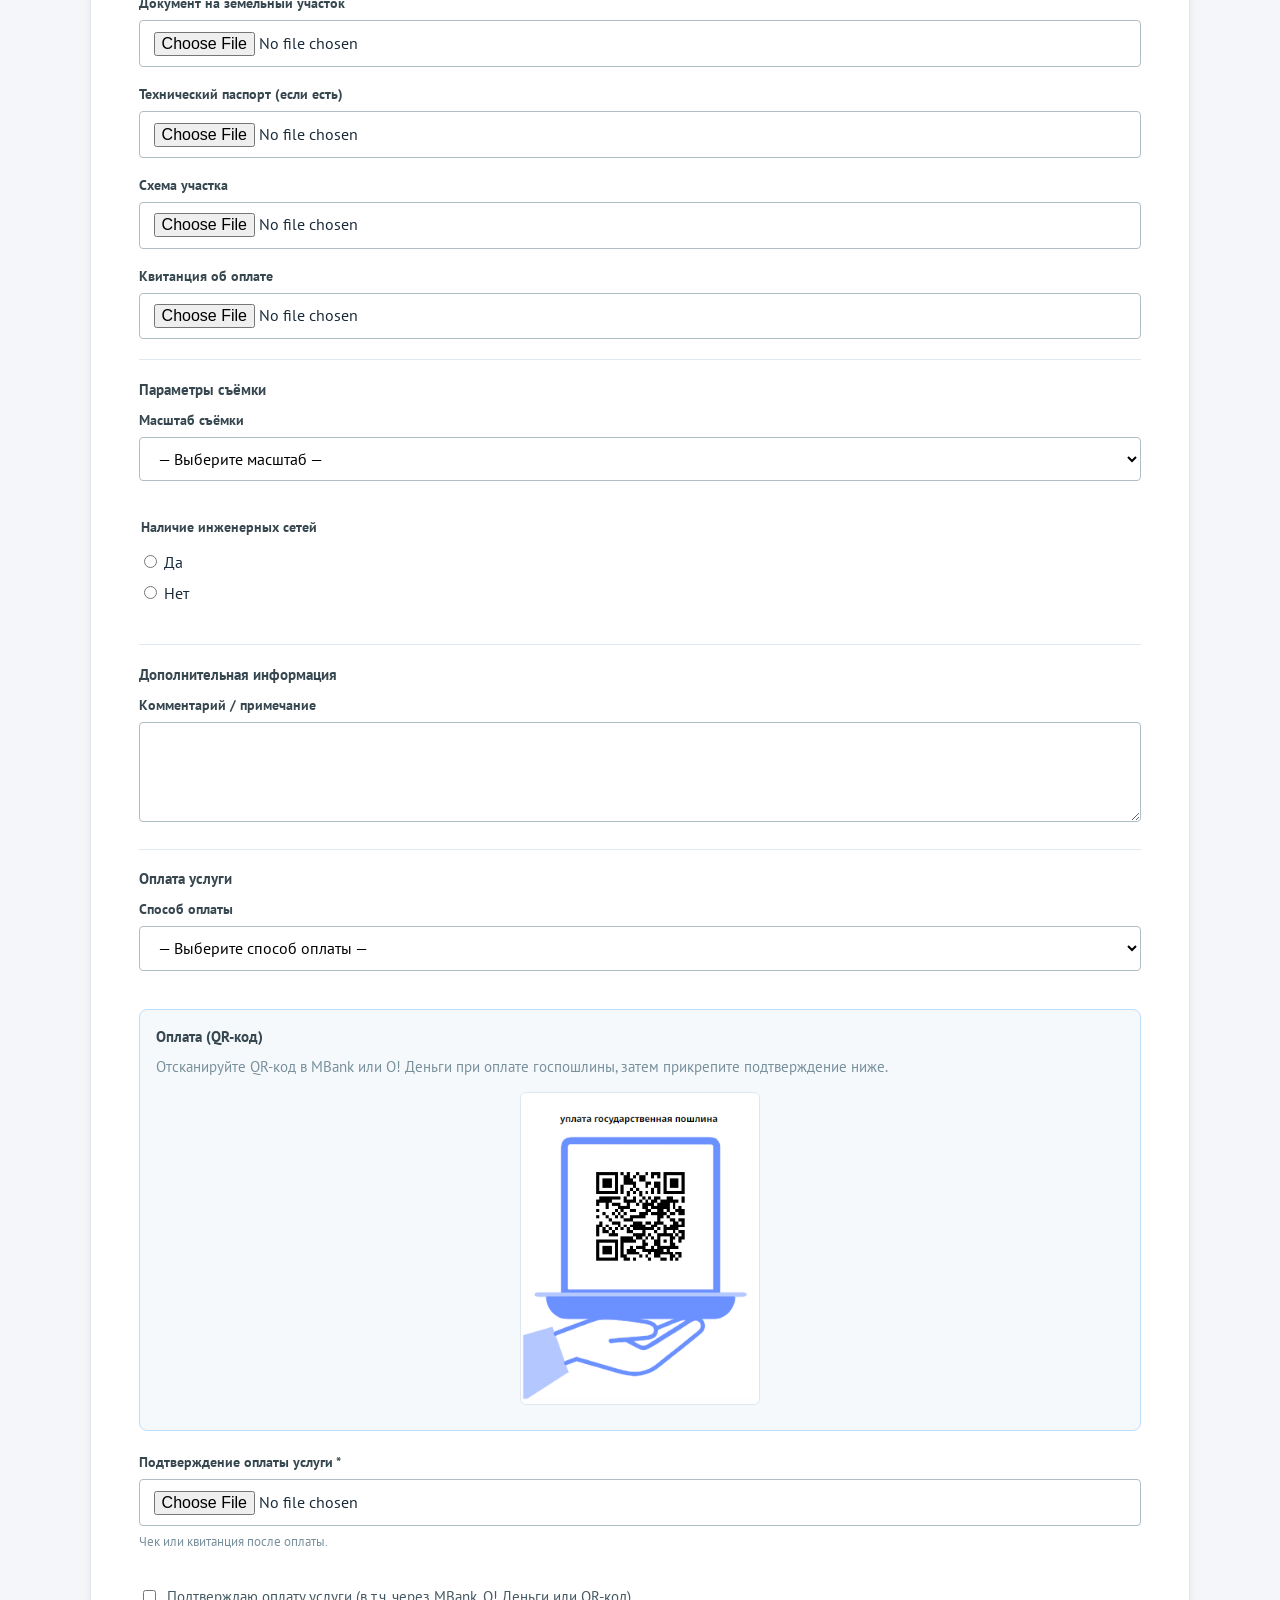
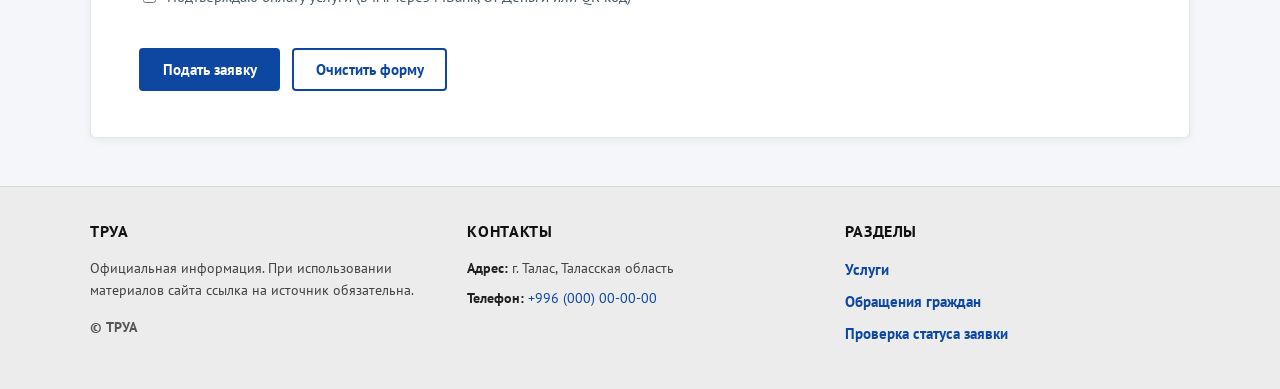
<file: online-topo.html>
<!DOCTYPE html>
<html lang="ru">
<head>
  <meta charset="UTF-8">
  <meta name="viewport" content="width=device-width, initial-scale=1.0">
  <title>ТРУА</title>
  <link rel="stylesheet" href="style.css">
  <link rel="preconnect" href="https://fonts.googleapis.com">
  <link rel="preconnect" href="https://fonts.gstatic.com" crossorigin>
  <link href="https://fonts.googleapis.com/css2?family=PT+Sans:wght@400;600;700&display=swap" rel="stylesheet">
</head>
<body data-static-page="onlineTopo">
  <div id="toast-container" class="toast-container" aria-live="polite"></div>
  <header class="header">
    <div class="header__aux">
      <div class="container header__aux-inner">
        <div class="header__aux-left">
          <span class="header__portal">Официальный портал</span>
          <span class="header__region">Таласская область, Кыргызская Республика</span>
        </div>
        <div class="header__aux-right">
          <a href="https://www.gov.kg/ky/information/stopcorruption" class="header__anti-corruption" target="_blank" rel="noopener noreferrer">Стоп коррупция</a>
          <div class="lang-switcher" role="group" aria-label="Язык интерфейса">
            <button type="button" class="lang-btn is-active" data-lang="ru" aria-pressed="true">RU</button>
            <button type="button" class="lang-btn" data-lang="ky" aria-pressed="false">KY</button>
          </div>
        </div>
      </div>
    </div>
    <div class="header__brand">
      <div class="container header__brand-inner">
        <a href="index.html#home" class="logo-mark" aria-label="ТРУА — на главную">ТРУА</a>
        <h1 class="header__sitename">Таласское районное управление по градостроительству и архитектуре</h1>
      </div>
    </div>
    <div class="header__nav-wrap">
      <div class="container header__nav-row">
        <button type="button" class="nav-toggle" id="nav-toggle" aria-label="Открыть меню" aria-expanded="false" aria-controls="main-nav">
          <span></span><span></span><span></span>
        </button>
        <nav class="nav" id="main-nav" aria-label="Основное меню">
          <ul class="nav__list">
            <li><a href="index.html#home" class="nav__link" data-i18n="navHome">Главная</a></li>
            <li class="nav__item nav__item--has-dropdown">
              <button type="button" class="nav__link nav__dropdown-toggle" id="about-dropdown-toggle" aria-expanded="false" aria-controls="about-dropdown-menu" data-i18n="navAbout">О нас</button>
              <ul class="nav__dropdown" id="about-dropdown-menu">
                <li><a href="index.html#about" class="nav__dropdown-link" data-about-target="about-leaders" data-i18n="navAboutLeaders">Руководители</a></li>
                <li><a href="documents.html" class="nav__dropdown-link" data-i18n="navAboutDocuments">Нормативно-правовые документы</a></li>
                <li><a href="history.html" class="nav__dropdown-link" data-i18n="navAboutHistory">История создания Таласской архитектуры</a></li>
                <li><a href="photos.html" class="nav__dropdown-link" data-i18n="navAboutPhotos">Фотогалерея</a></li>
                <li><a href="videos.html" class="nav__dropdown-link" data-i18n="navAboutVideos">Видеогалерея</a></li>
                <li><a href="honor.html" class="nav__dropdown-link" data-i18n="navAboutHonor">Доска почета</a></li>
              </ul>
            </li>
            <li><a href="index.html#projects" class="nav__link" data-i18n="navProjects">Проекты</a></li>
            <li class="nav__item nav__item--has-dropdown">
              <button type="button" class="nav__link nav__dropdown-toggle" id="apply-dropdown-toggle" aria-expanded="false" aria-controls="apply-dropdown-menu" data-i18n="navApply">Онлайн-услуги</button>
              <ul class="nav__dropdown" id="apply-dropdown-menu">
                <li><a href="online-apz.html" class="nav__dropdown-link" data-i18n="navOnlineApz">Подача заявки на АПЗ</a></li>
                <li><a href="online-building.html" class="nav__dropdown-link" data-i18n="navOnlineBuilding">Разрешение на строительство</a></li>
                <li><a href="online-project.html" class="nav__dropdown-link" data-i18n="navOnlineProject">Согласование проекта</a></li>
                <li><a href="online-topo.html" class="nav__dropdown-link" data-i18n="navOnlineTopo">Топографическая съёмка</a></li>
                <li><a href="index.html#apply" class="nav__dropdown-link" data-i18n="navApplyAll">Все услуги на одной странице</a></li>
              </ul>
            </li>
            <li><a href="index.html#onewindow" class="nav__link" data-i18n="navOnewindow">Единое окно</a></li>
            <li><a href="index.html#services" class="nav__link" data-i18n="navServices">Услуги</a></li>
            <li><a href="index.html#contacts" class="nav__link" data-i18n="navContacts">Контакты</a></li>
            <li><a href="index.html#news" class="nav__link" data-i18n="navNews">Новости</a></li>
            <li><a href="index.html#vacancies" class="nav__link" data-i18n="navVacancies">Объявления и вакансии</a></li>
          </ul>
        </nav>
      </div>
    </div>
  </header>
  <main class="main">
    <section class="section section--visible">
      <div class="container section-block animate-in">
        <p class="online-page-back u-mb-sm"><a href="index.html#apply" class="inline-action" data-i18n="applyBackToHub">← К списку онлайн-услуг</a></p>
        <article class="card online-service-card">
            <h3 class="card__title" data-i18n="onlineSvc4Title">4. Топографическая съёмка</h3>
            <div class="online-service-form-wrap">
              <p class="online-service-card__lead" data-i18n="topoFormIntroLead">Топографическая съёмка</p>
              <p class="card__text card__text--muted" data-i18n="topoFormSubheading">Форма: топографическая съёмка</p>
              <p class="card__text card__text--muted online-service-form-hint" data-i18n="topoFormIntro">После отправки вы получите номер заявки.</p>
              <form id="form-topo" class="form online-service-form proj-form" novalidate>
                <div class="proj-form-section">
                  <p class="online-service-card__lead" data-i18n="topoSectionApplicant">Данные заявителя</p>
                  <div class="form__group">
                    <label for="topo-fio" class="form__label" data-i18n="topoFieldFio">ФИО заявителя *</label>
                    <input type="text" id="topo-fio" name="fio" class="form__input" autocomplete="name" required minlength="5">
                    <span class="form__error" id="error-topo-fio"></span>
                  </div>
                  <div class="form__group">
                    <label for="topo-phone" class="form__label" data-i18n="topoFieldPhone">Номер телефона *</label>
                    <input type="tel" id="topo-phone" name="phone" class="form__input" autocomplete="tel" required inputmode="tel" placeholder="+996 555 12 34 56">
                    <span class="form__error" id="error-topo-phone"></span>
                  </div>
                  <div class="form__group">
                    <label for="topo-residence" class="form__label" data-i18n="topoFieldResidence">Адрес проживания</label>
                    <input type="text" id="topo-residence" name="residence" class="form__input" maxlength="500">
                  </div>
                </div>

                <div class="proj-form-section">
                  <p class="online-service-card__lead" data-i18n="topoSectionParcel">Информация об участке</p>
                  <div class="form__group">
                    <label for="topo-parcel-address" class="form__label" data-i18n="topoParcelAddress">Адрес земельного участка *</label>
                    <input type="text" id="topo-parcel-address" name="parcel_address" class="form__input" required minlength="3" maxlength="500">
                    <span class="form__error" id="error-topo-parcel-address"></span>
                  </div>
                  <div class="form__group">
                    <label for="topo-cadastre" class="form__label" data-i18n="topoParcelCadastre">Кадастровый номер</label>
                    <input type="text" id="topo-cadastre" name="cadastre" class="form__input" maxlength="80">
                  </div>
                  <div class="form__group">
                    <label for="topo-area" class="form__label" data-i18n="topoParcelArea">Площадь участка (соток / м²)</label>
                    <input type="text" id="topo-area" name="area" class="form__input" maxlength="40">
                  </div>
                  <div class="form__group">
                    <label for="topo-parcel-type" class="form__label" data-i18n="topoParcelType">Тип участка</label>
                    <select id="topo-parcel-type" name="parcel_type" class="form__input" required>
                      <option value="" data-i18n="topoParcelPlaceholder">— Выберите тип —</option>
                      <option value="residential" data-i18n="topoParcelResidential">Жилой</option>
                      <option value="commercial" data-i18n="topoParcelCommercial">Коммерческий</option>
                      <option value="agricultural" data-i18n="topoParcelAgricultural">Сельскохозяйственный</option>
                      <option value="industrial" data-i18n="topoParcelIndustrial">Производственный</option>
                      <option value="other" data-i18n="topoParcelOther">Другое</option>
                    </select>
                    <span class="form__error" id="error-topo-parcel-type"></span>
                  </div>
                </div>

                <div class="proj-form-section">
                  <p class="online-service-card__lead" data-i18n="topoSectionGoal">Цель топографической съёмки</p>
                  <div class="form__group">
                    <label for="topo-goal" class="form__label" data-i18n="topoGoalLabel">Цель</label>
                    <select id="topo-goal" name="goal" class="form__input" required>
                      <option value="" data-i18n="topoGoalPlaceholder">— Выберите цель —</option>
                      <option value="design" data-i18n="topoGoalDesign">Проектирование строительства</option>
                      <option value="apz" data-i18n="topoGoalApz">Получение АПЗ</option>
                      <option value="building" data-i18n="topoGoalBuilding">Разрешение на строительство</option>
                      <option value="recon" data-i18n="topoGoalRecon">Реконструкция объекта</option>
                      <option value="utilities" data-i18n="topoGoalUtilities">Подведение коммуникаций</option>
                      <option value="split" data-i18n="topoGoalSplit">Раздел земельного участка</option>
                      <option value="other" data-i18n="topoGoalOther">Другое</option>
                    </select>
                    <span class="form__error" id="error-topo-goal"></span>
                  </div>
                </div>

                <div class="proj-form-section">
                  <p class="online-service-card__lead" data-i18n="topoSectionDocs">Необходимые документы</p>
                  <p class="form__hint" data-i18n="topoDocsLead">Загрузка файлов</p>
                  <div class="form__group">
                    <label for="topo-file-passport" class="form__label" data-i18n="topoDocPassport">Паспорт заявителя *</label>
                    <input type="file" id="topo-file-passport" name="file_passport" class="form__input form__input--file" accept="image/*,.pdf,application/pdf">
                    <span class="form__error" id="error-topo-passport"></span>
                  </div>
                  <div class="form__group">
                    <label for="topo-file-land" class="form__label" data-i18n="topoDocLand">Документ на земельный участок</label>
                    <input type="file" id="topo-file-land" name="file_land" class="form__input form__input--file">
                  </div>
                  <div class="form__group">
                    <label for="topo-file-tech" class="form__label" data-i18n="topoDocTech">Технический паспорт (если есть)</label>
                    <input type="file" id="topo-file-tech" name="file_tech" class="form__input form__input--file">
                  </div>
                  <div class="form__group">
                    <label for="topo-file-scheme" class="form__label" data-i18n="topoDocScheme">Схема участка</label>
                    <input type="file" id="topo-file-scheme" name="file_scheme" class="form__input form__input--file">
                  </div>
                  <div class="form__group">
                    <label for="topo-file-doc-receipt" class="form__label" data-i18n="topoDocReceipt">Квитанция об оплате</label>
                    <input type="file" id="topo-file-doc-receipt" name="file_doc_receipt" class="form__input form__input--file">
                  </div>
                </div>

                <div class="proj-form-section">
                  <p class="online-service-card__lead" data-i18n="topoSectionParams">Параметры съёмки</p>
                  <div class="form__group">
                    <label for="topo-scale" class="form__label" data-i18n="topoScale">Масштаб съёмки</label>
                    <select id="topo-scale" name="scale" class="form__input" required>
                      <option value="" data-i18n="topoScalePlaceholder">— Выберите масштаб —</option>
                      <option value="500" data-i18n="topoScale500">1:500</option>
                      <option value="1000" data-i18n="topoScale1000">1:1000</option>
                      <option value="2000" data-i18n="topoScale2000">1:2000</option>
                    </select>
                    <span class="form__error" id="error-topo-scale"></span>
                  </div>
                  <fieldset class="form__group form__fieldset">
                    <legend class="form__label" data-i18n="topoNetworksLegend">Наличие инженерных сетей</legend>
                    <label class="form__radio-label"><input type="radio" name="topo-networks" value="yes" required> <span data-i18n="topoNetworksYes">Да</span></label>
                    <label class="form__radio-label"><input type="radio" name="topo-networks" value="no"> <span data-i18n="topoNetworksNo">Нет</span></label>
                    <span class="form__error" id="error-topo-networks"></span>
                  </fieldset>
                </div>

                <div class="proj-form-section">
                  <p class="online-service-card__lead" data-i18n="topoSectionExtra">Дополнительная информация</p>
                  <div class="form__group">
                    <label for="topo-comment" class="form__label" data-i18n="topoComment">Комментарий / примечание</label>
                    <textarea id="topo-comment" name="comment" class="form__input form__textarea" rows="3" maxlength="2000"></textarea>
                  </div>
                </div>

                <div class="proj-form-section">
                  <p class="online-service-card__lead" data-i18n="topoSectionPay">Оплата услуги</p>
                  <div class="form__group">
                    <label for="topo-payment" class="form__label" data-i18n="topoPayLabel">Способ оплаты</label>
                    <select id="topo-payment" name="payment" class="form__input" required>
                      <option value="" data-i18n="topoPayPlaceholder">— Выберите способ оплаты —</option>
                      <option value="elcart" data-i18n="topoPayElcart">Элкарт</option>
                      <option value="mbank" data-i18n="topoPayMbank">MBank</option>
                      <option value="omoney" data-i18n="topoPayOmoney">О! Деньги</option>
                      <option value="megapay" data-i18n="topoPayMegapay">MegaPay</option>
                      <option value="card" data-i18n="topoPayCard">Visa / MasterCard</option>
                    </select>
                    <span class="form__error" id="error-topo-payment"></span>
                  </div>
                  <div class="apz-payment-block">
                    <p class="online-service-card__lead" data-i18n="topoQrTitle">Оплата (QR-код)</p>
                    <p class="card__text card__text--muted apz-payment-block__caption" data-i18n="topoQrCaption">Оплатите через приложение и прикрепите чек ниже.</p>
                    <figure class="apz-payment-qr">
                      <img id="topo-qr-image" src="images/gosposhlina-qr.png" alt="" width="240" height="240" loading="lazy">
                    </figure>
                  </div>
                  <div class="form__group">
                    <label for="topo-service-receipt" class="form__label" data-i18n="topoServiceReceipt">Подтверждение оплаты услуги *</label>
                    <input type="file" id="topo-service-receipt" name="service_receipt" class="form__input form__input--file" accept="image/*,.pdf,application/pdf" required>
                    <span class="form__hint" data-i18n="topoServiceReceiptHint">Чек или квитанция после оплаты.</span>
                    <span class="form__error" id="error-topo-service-receipt"></span>
                  </div>
                  <div class="form__group form__group--checkbox">
                    <label class="form__checkbox-label">
                      <input type="checkbox" id="topo-fee" name="fee" required>
                      <span data-i18n="topoFieldFee">Подтверждаю оплату</span>
                    </label>
                    <span class="form__error" id="error-topo-fee"></span>
                  </div>
                </div>

                <div class="form__actions form__actions--row">
                  <button type="submit" class="btn btn--primary" data-i18n="topoSubmit">Подать заявку</button>
                  <button type="button" class="btn btn--outline" id="topo-reset" data-i18n="topoClearForm">Очистить форму</button>
                </div>
              </form>
              <div id="topo-result" class="apz-result card hidden" hidden>
                <p class="apz-result__title" data-i18n="topoSuccessTitle">Заявка принята</p>
                <p class="apz-result__id"><span data-i18n="topoSuccessNumberLabel">Номер заявки:</span> <strong id="topo-id-display"></strong></p>
                <p class="apz-result__hint" data-i18n="topoSuccessHint">Данные сохранены.</p>
                <p class="apz-result__link"><a href="index.html#status" class="inline-action" data-i18n="topoLinkStatus">Перейти к проверке статуса</a></p>
              </div>
            </div>
        </article>
      </div>
    </section>
  </main>
  <footer class="footer">
    <div class="container footer__grid">
      <div class="footer__col">
        <h3 class="footer__title" data-i18n="footerBrandTitle">ТРУА</h3>
        <p class="footer__text" data-i18n="footerDisclosure">Официальная информация.</p>
        <p class="footer__copy" data-i18n="footerCopy">© ТРУА</p>
      </div>
      <div class="footer__col">
        <h3 class="footer__title" data-i18n="footerContacts">Контакты</h3>
        <p class="footer__text"><strong data-i18n="footerAddressLabel">Адрес:</strong> <span data-i18n="footerAddressValue">г. Талас</span></p>
        <p class="footer__text"><strong data-i18n="footerPhoneLabel">Телефон:</strong> <a href="tel:+996000000000">+996 (000) 00-00-00</a></p>
      </div>
      <div class="footer__col footer__col--links">
        <h3 class="footer__title" data-i18n="footerSections">Разделы</h3>
        <ul class="footer__links">
          <li><a href="index.html#services" data-i18n="footerLinkServices">Услуги</a></li>
          <li><a href="index.html#apply" data-i18n="footerLinkCitizen">Обращения граждан</a></li>
          <li><a href="index.html#status" data-i18n="footerLinkStatus">Проверка статуса заявки</a></li>
        </ul>
      </div>
    </div>
  </footer>
  <script src="script.js"></script>
</body>
</html>
</file>
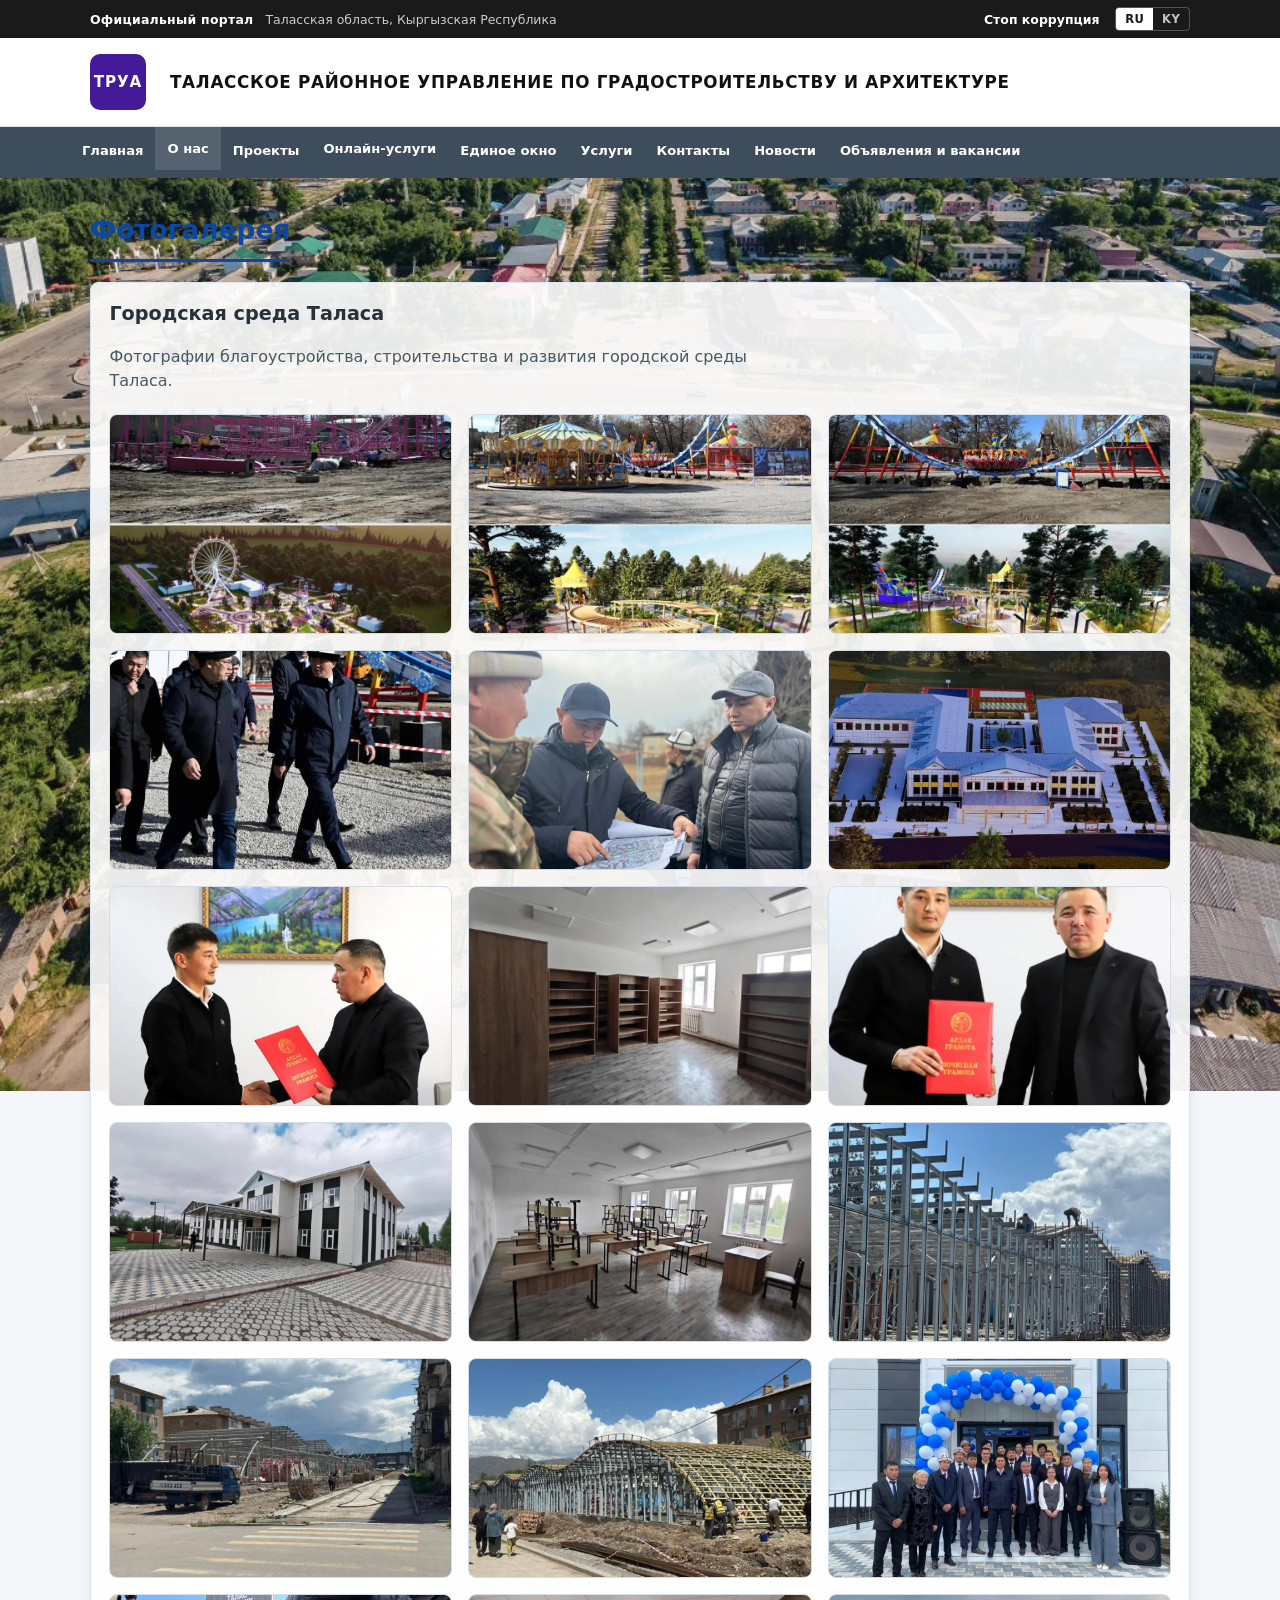
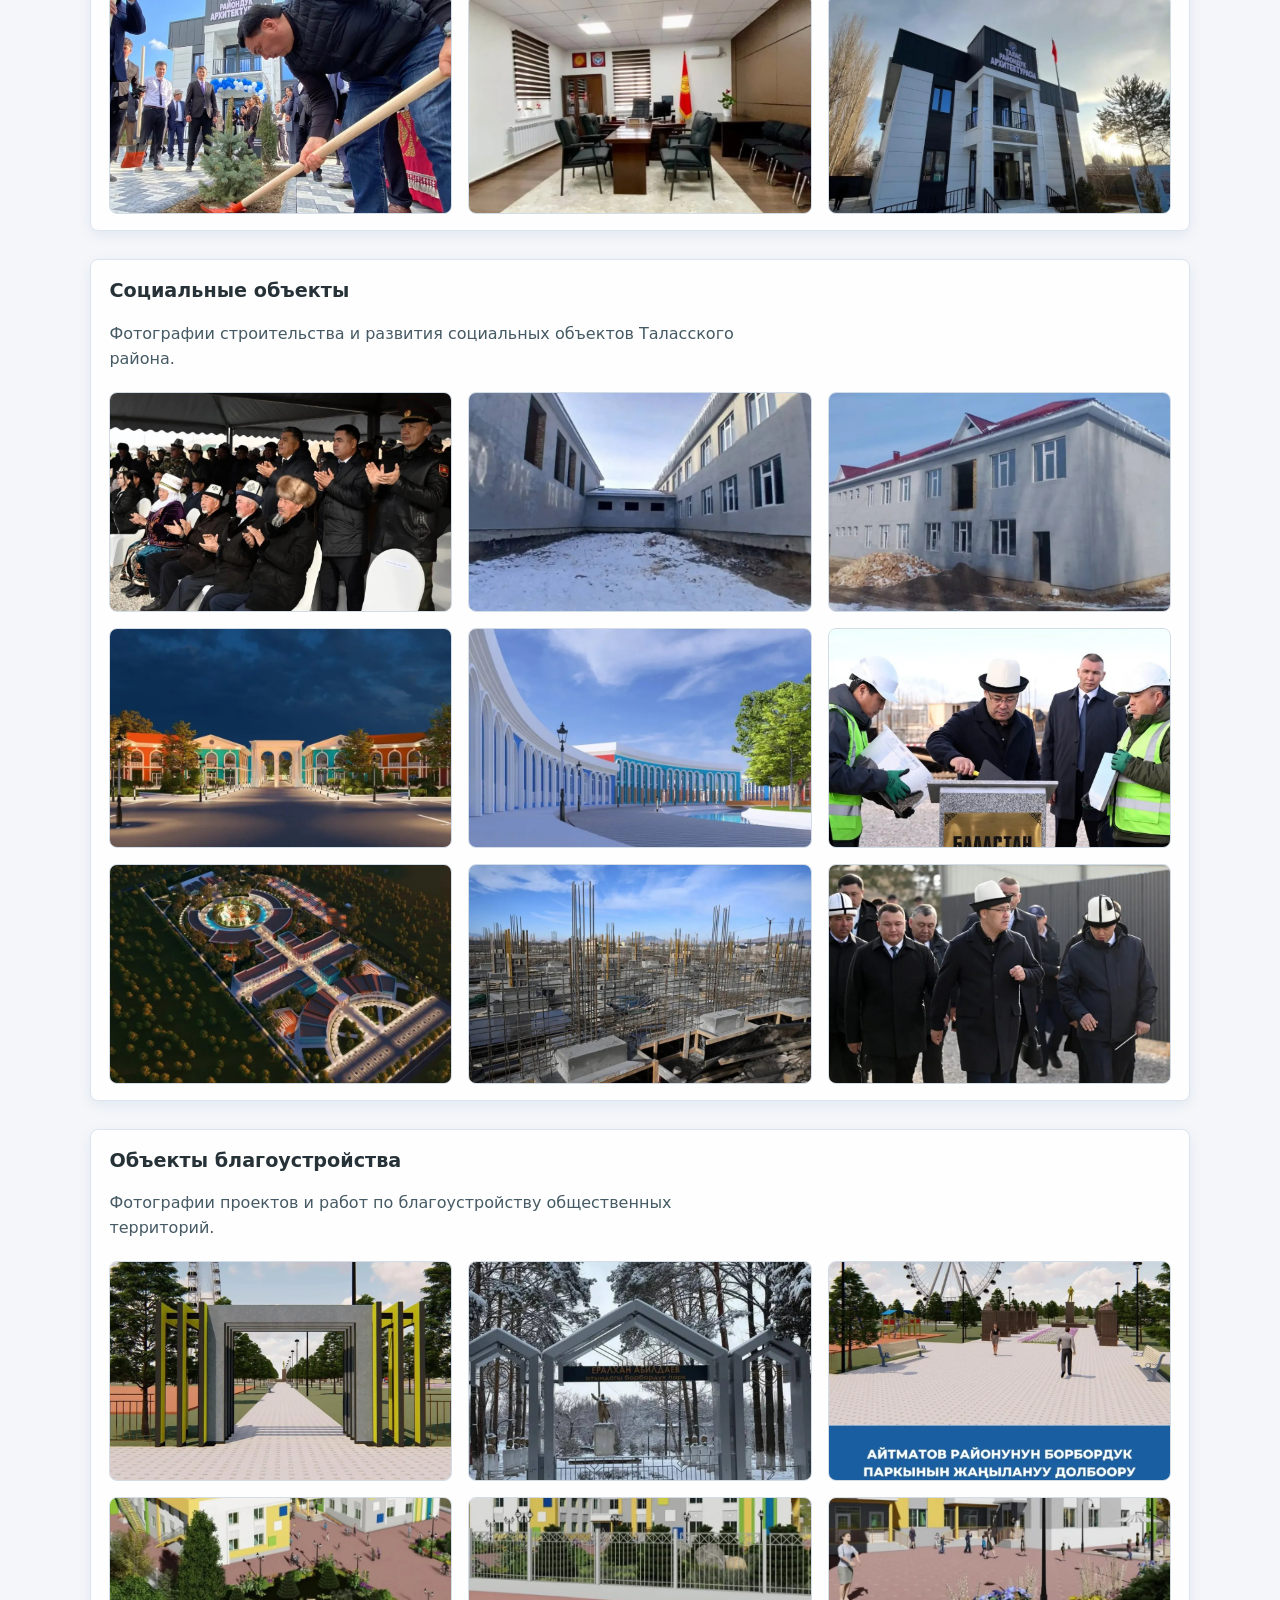
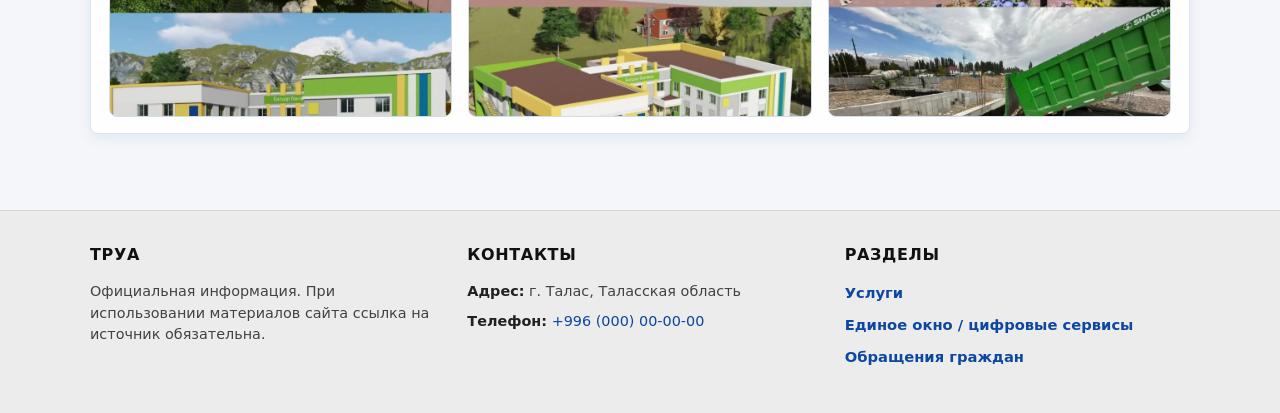
<file: photos.html>
<!DOCTYPE html>
<html lang="ru">
<head>
  <meta charset="UTF-8">
  <meta name="viewport" content="width=device-width, initial-scale=1.0">
  <title>Фотогалерея — ТРУА</title>
  <link rel="stylesheet" href="style.css">
</head>
<body data-static-page="photos">
  <div id="toast-container" class="toast-container" aria-live="polite"></div>
  <header class="header">
    <div class="header__aux">
      <div class="container header__aux-inner">
        <div class="header__aux-left">
          <span class="header__portal">Официальный портал</span>
          <span class="header__region">Таласская область, Кыргызская Республика</span>
        </div>
        <div class="header__aux-right">
          <a href="https://www.gov.kg/ky/information/stopcorruption" class="header__anti-corruption" target="_blank" rel="noopener noreferrer">Стоп коррупция</a>
          <div class="lang-switcher" role="group" aria-label="Язык интерфейса">
            <button type="button" class="lang-btn is-active" data-lang="ru" aria-pressed="true">RU</button>
            <button type="button" class="lang-btn" data-lang="ky" aria-pressed="false">KY</button>
          </div>
        </div>
      </div>
    </div>
    <div class="header__brand">
      <div class="container header__brand-inner">
        <a href="index.html#home" class="logo-mark" aria-label="ТРУА — на главную">ТРУА</a>
        <h1 class="header__sitename">Таласское районное управление по градостроительству и архитектуре</h1>
      </div>
    </div>
    <div class="header__nav-wrap">
      <div class="container header__nav-row">
        <button type="button" class="nav-toggle" id="nav-toggle" aria-label="Открыть меню" aria-expanded="false" aria-controls="main-nav">
          <span></span><span></span><span></span>
        </button>
        <nav class="nav" id="main-nav" aria-label="Основное меню">
          <ul class="nav__list">
            <li><a href="index.html#home" class="nav__link" data-i18n="navHome">Главная</a></li>
            <li class="nav__item nav__item--has-dropdown">
              <button type="button" class="nav__link nav__dropdown-toggle is-active" id="about-dropdown-toggle" aria-expanded="false" aria-controls="about-dropdown-menu" data-i18n="navAbout">О нас</button>
              <ul class="nav__dropdown" id="about-dropdown-menu">
                <li><a href="index.html#about" class="nav__dropdown-link" data-i18n="navAboutLeaders">Руководители</a></li>
                <li><a href="documents.html" class="nav__dropdown-link" data-i18n="navAboutDocuments">Нормативно-правовые документы</a></li>
                <li><a href="history.html" class="nav__dropdown-link" data-i18n="navAboutHistory">История создания Таласской архитектуры</a></li>
                <li><a href="photos.html" class="nav__dropdown-link" data-i18n="navAboutPhotos">Фотогалерея</a></li>
                <li><a href="videos.html" class="nav__dropdown-link" data-i18n="navAboutVideos">Видеогалерея</a></li>
                <li><a href="honor.html" class="nav__dropdown-link" data-i18n="navAboutHonor">Доска почета</a></li>
              </ul>
            </li>
            <li><a href="index.html#projects" class="nav__link" data-i18n="navProjects">Проекты</a></li>
            <li class="nav__item nav__item--has-dropdown">
              <button type="button" class="nav__link nav__dropdown-toggle" id="apply-dropdown-toggle" aria-expanded="false" aria-controls="apply-dropdown-menu" data-i18n="navApply">Онлайн-услуги</button>
              <ul class="nav__dropdown" id="apply-dropdown-menu">
                <li><a href="online-apz.html" class="nav__dropdown-link" data-i18n="navOnlineApz">Подача заявки на АПЗ</a></li>
                <li><a href="online-building.html" class="nav__dropdown-link" data-i18n="navOnlineBuilding">Разрешение на строительство</a></li>
                <li><a href="online-project.html" class="nav__dropdown-link" data-i18n="navOnlineProject">Согласование проекта</a></li>
                <li><a href="online-topo.html" class="nav__dropdown-link" data-i18n="navOnlineTopo">Топографическая съёмка</a></li>
                <li><a href="index.html#apply" class="nav__dropdown-link" data-i18n="navApplyAll">Все услуги на одной странице</a></li>
              </ul>
            </li>
            <li><a href="index.html#onewindow" class="nav__link" data-i18n="navOnewindow">Единое окно</a></li>
            <li><a href="index.html#services" class="nav__link" data-i18n="navServices">Услуги</a></li>
            <li><a href="index.html#contacts" class="nav__link" data-i18n="navContacts">Контакты</a></li>
            <li><a href="index.html#news" class="nav__link" data-i18n="navNews">Новости</a></li>
            <li><a href="index.html#vacancies" class="nav__link" data-i18n="navVacancies">Объявления и вакансии</a></li>
          </ul>
        </nav>
      </div>
    </div>
  </header>
  <main class="main">
    <section class="section section--visible">
      <div class="container section-block">
        <h1 class="section__heading" data-i18n="photosPageHeading">Фотогалерея</h1>
        <div class="about-text-bg photos-page__urban">
          <h2 class="subsection__heading subsection__heading--tight" data-i18n="photosUrbanHeading">Городская среда Таласа</h2>
          <p class="section__intro photos-page__urban-intro" data-i18n="photosUrbanIntro">Фотографии благоустройства, строительства и развития городской среды Таласа.</p>
          <div class="photos-gallery" role="list">
            <figure class="photos-gallery__item" role="listitem"><img src="images/talas-urban-01.png" alt="Городская среда Таласа, снимок 1" class="photos-gallery__img" loading="lazy"></figure>
            <figure class="photos-gallery__item" role="listitem"><img src="images/talas-urban-02.png" alt="Городская среда Таласа, снимок 2" class="photos-gallery__img" loading="lazy"></figure>
            <figure class="photos-gallery__item" role="listitem"><img src="images/talas-urban-03.png" alt="Городская среда Таласа, снимок 3" class="photos-gallery__img" loading="lazy"></figure>
            <figure class="photos-gallery__item" role="listitem"><img src="images/talas-urban-04.png" alt="Городская среда Таласа, снимок 4" class="photos-gallery__img" loading="lazy"></figure>
            <figure class="photos-gallery__item" role="listitem"><img src="images/talas-urban-05.png" alt="Городская среда Таласа, снимок 5" class="photos-gallery__img" loading="lazy"></figure>
            <figure class="photos-gallery__item" role="listitem"><img src="images/talas-urban-06.png" alt="Городская среда Таласа, снимок 6" class="photos-gallery__img" loading="lazy"></figure>
            <figure class="photos-gallery__item" role="listitem"><img src="images/talas-urban-07.png" alt="Городская среда Таласа, снимок 7" class="photos-gallery__img" loading="lazy"></figure>
            <figure class="photos-gallery__item" role="listitem"><img src="images/talas-urban-08.png" alt="Городская среда Таласа, снимок 8" class="photos-gallery__img" loading="lazy"></figure>
            <figure class="photos-gallery__item" role="listitem"><img src="images/talas-urban-09.png" alt="Городская среда Таласа, снимок 9" class="photos-gallery__img" loading="lazy"></figure>
            <figure class="photos-gallery__item" role="listitem"><img src="images/talas-urban-10.png" alt="Городская среда Таласа, снимок 10" class="photos-gallery__img" loading="lazy"></figure>
            <figure class="photos-gallery__item" role="listitem"><img src="images/talas-urban-11.png" alt="Городская среда Таласа, снимок 11" class="photos-gallery__img" loading="lazy"></figure>
            <figure class="photos-gallery__item" role="listitem"><img src="images/talas-urban-12.png" alt="Городская среда Таласа, снимок 12" class="photos-gallery__img" loading="lazy"></figure>
            <figure class="photos-gallery__item" role="listitem"><img src="images/talas-urban-13.png" alt="Городская среда Таласа, снимок 13" class="photos-gallery__img" loading="lazy"></figure>
            <figure class="photos-gallery__item" role="listitem"><img src="images/talas-urban-14.png" alt="Городская среда Таласа, снимок 14" class="photos-gallery__img" loading="lazy"></figure>
            <figure class="photos-gallery__item" role="listitem"><img src="images/talas-urban-15.png" alt="Городская среда Таласа, снимок 15" class="photos-gallery__img" loading="lazy"></figure>
            <figure class="photos-gallery__item" role="listitem"><img src="images/talas-urban-16.png" alt="Городская среда Таласа, снимок 16" class="photos-gallery__img" loading="lazy"></figure>
            <figure class="photos-gallery__item" role="listitem"><img src="images/talas-urban-17.png" alt="Городская среда Таласа, снимок 17" class="photos-gallery__img" loading="lazy"></figure>
            <figure class="photos-gallery__item" role="listitem"><img src="images/talas-urban-18.png" alt="Здание Таласской районной архитектуры" class="photos-gallery__img" loading="lazy"></figure>
          </div>
        </div>
        <div class="about-text-bg photos-page__urban">
          <h2 class="subsection__heading subsection__heading--tight" data-i18n="photosSocialHeading">Социальные объекты</h2>
          <p class="section__intro photos-page__urban-intro" data-i18n="photosSocialIntro">Фотографии строительства и развития социальных объектов Таласского района.</p>
          <div class="photos-gallery" role="list">
            <figure class="photos-gallery__item" role="listitem"><img src="images/talas-social-01.png" alt="Социальные объекты Таласа, снимок 1" class="photos-gallery__img" loading="lazy"></figure>
            <figure class="photos-gallery__item" role="listitem"><img src="images/talas-social-02.png" alt="Социальные объекты Таласа, снимок 2" class="photos-gallery__img" loading="lazy"></figure>
            <figure class="photos-gallery__item" role="listitem"><img src="images/talas-social-03.png" alt="Социальные объекты Таласа, снимок 3" class="photos-gallery__img" loading="lazy"></figure>
            <figure class="photos-gallery__item" role="listitem"><img src="images/talas-social-04.png" alt="Социальные объекты Таласа, снимок 4" class="photos-gallery__img" loading="lazy"></figure>
            <figure class="photos-gallery__item" role="listitem"><img src="images/talas-social-05.png" alt="Социальные объекты Таласа, снимок 5" class="photos-gallery__img" loading="lazy"></figure>
            <figure class="photos-gallery__item" role="listitem"><img src="images/talas-social-06.png" alt="Социальные объекты Таласа, снимок 6" class="photos-gallery__img" loading="lazy"></figure>
            <figure class="photos-gallery__item" role="listitem"><img src="images/talas-social-07.png" alt="Социальные объекты Таласа, снимок 7" class="photos-gallery__img" loading="lazy"></figure>
            <figure class="photos-gallery__item" role="listitem"><img src="images/talas-social-08.png" alt="Социальные объекты Таласа, снимок 8" class="photos-gallery__img" loading="lazy"></figure>
            <figure class="photos-gallery__item" role="listitem"><img src="images/talas-social-09.png" alt="Социальные объекты Таласа, снимок 9" class="photos-gallery__img" loading="lazy"></figure>
          </div>
        </div>
        <div class="about-text-bg photos-page__urban">
          <h2 class="subsection__heading subsection__heading--tight" data-i18n="photosImproveHeading">Объекты благоустройства</h2>
          <p class="section__intro photos-page__urban-intro" data-i18n="photosImproveIntro">Фотографии проектов и работ по благоустройству общественных территорий.</p>
          <div class="photos-gallery" role="list">
            <figure class="photos-gallery__item" role="listitem"><img src="images/talas-improvement-01.png" alt="Объекты благоустройства, снимок 1" class="photos-gallery__img" loading="lazy"></figure>
            <figure class="photos-gallery__item" role="listitem"><img src="images/talas-improvement-02.png" alt="Объекты благоустройства, снимок 2" class="photos-gallery__img" loading="lazy"></figure>
            <figure class="photos-gallery__item" role="listitem"><img src="images/talas-improvement-03.png" alt="Объекты благоустройства, снимок 3" class="photos-gallery__img" loading="lazy"></figure>
            <figure class="photos-gallery__item" role="listitem"><img src="images/talas-improvement-04.png" alt="Объекты благоустройства, снимок 4" class="photos-gallery__img" loading="lazy"></figure>
            <figure class="photos-gallery__item" role="listitem"><img src="images/talas-improvement-05.png" alt="Объекты благоустройства, снимок 5" class="photos-gallery__img" loading="lazy"></figure>
            <figure class="photos-gallery__item" role="listitem"><img src="images/talas-improvement-06.png" alt="Объекты благоустройства, снимок 6" class="photos-gallery__img" loading="lazy"></figure>
          </div>
        </div>
      </div>
    </section>
  </main>
  <footer class="footer">
    <div class="container footer__grid">
      <div class="footer__col">
        <h3 class="footer__title" data-i18n="footerBrandTitle">ТРУА</h3>
        <p class="footer__text" data-i18n="footerDisclosure">Официальная информация. При использовании материалов сайта ссылка на источник обязательна.</p>
      </div>
      <div class="footer__col">
        <h3 class="footer__title" data-i18n="footerContacts">Контакты</h3>
        <p class="footer__text"><strong data-i18n="footerAddressLabel">Адрес:</strong> <span data-i18n="footerAddressValue">г. Талас, Таласская область</span></p>
        <p class="footer__text"><strong data-i18n="footerPhoneLabel">Телефон:</strong> <a href="tel:+996000000000">+996 (000) 00-00-00</a></p>
      </div>
      <div class="footer__col footer__col--links">
        <h3 class="footer__title" data-i18n="footerSections">Разделы</h3>
        <ul class="footer__links">
          <li><a href="index.html#services" data-i18n="footerLinkServices">Услуги</a></li>
          <li><a href="index.html#onewindow" data-i18n="footerLinkOnewindow">Единое окно / цифровые сервисы</a></li>
          <li><a href="index.html#apply" data-i18n="footerLinkCitizen">Обращения граждан</a></li>
        </ul>
      </div>
    </div>
  </footer>
  <script src="script.js"></script>
</body>
</html>
</file>
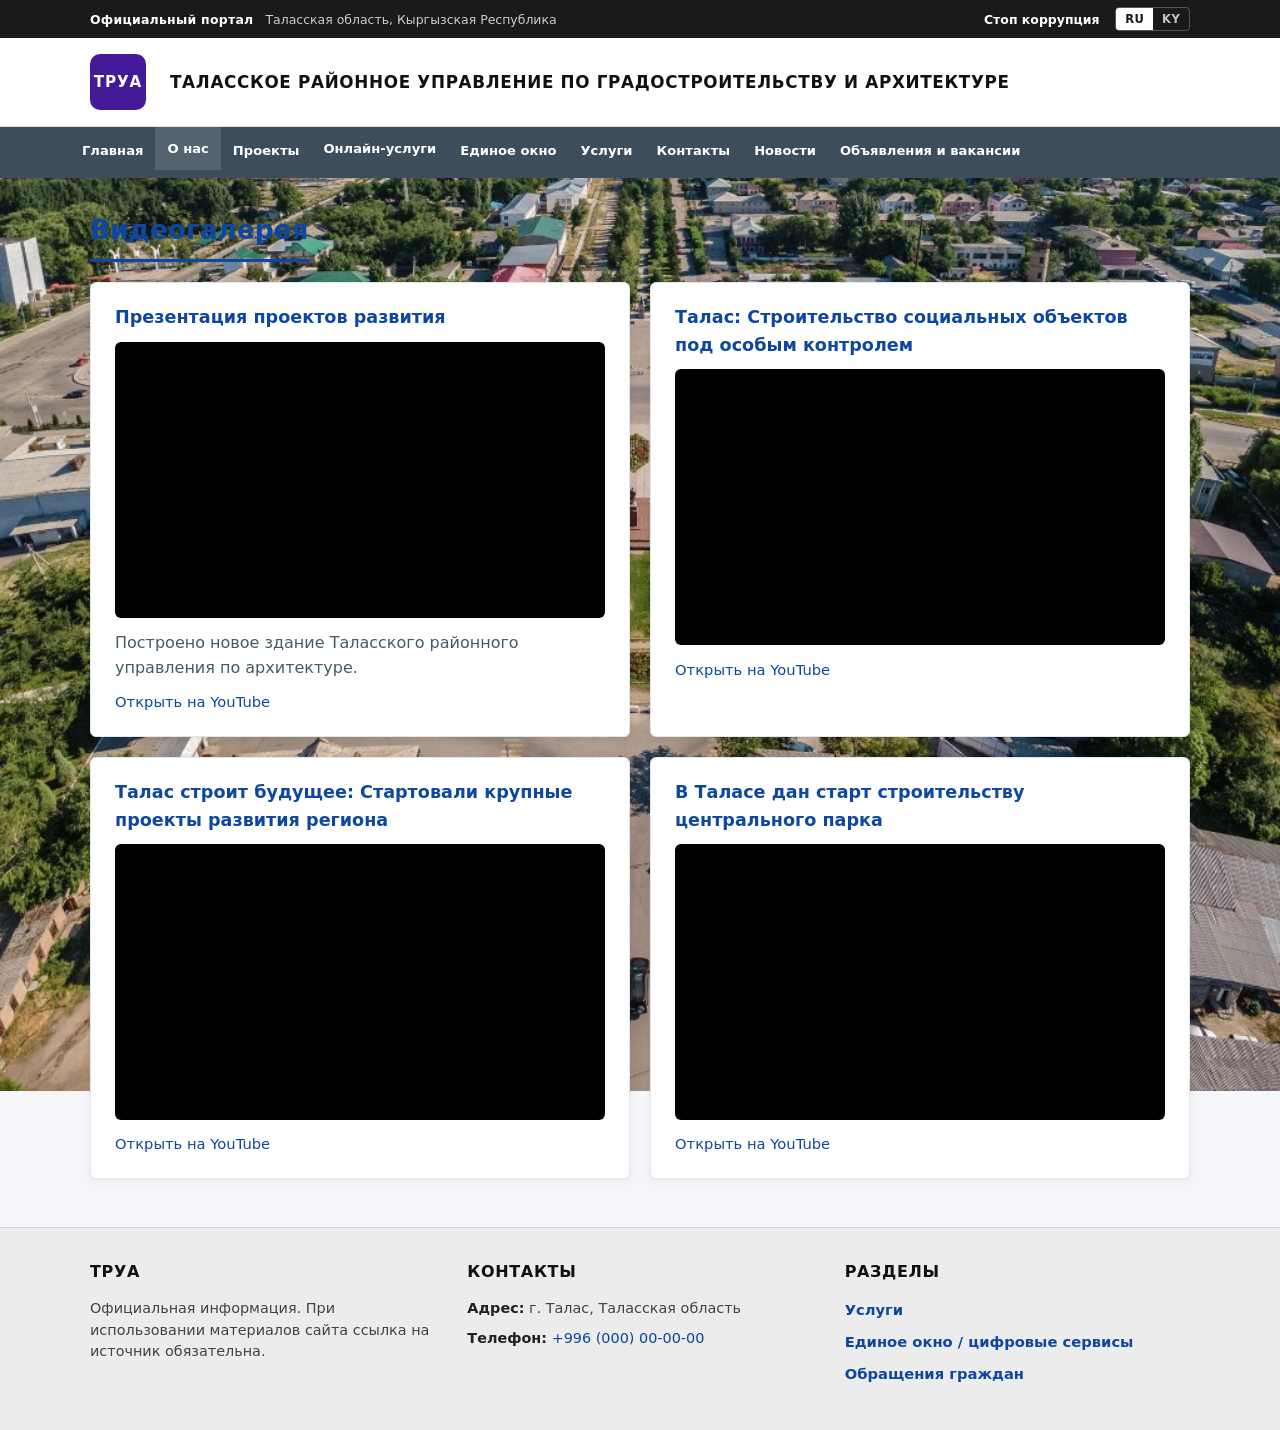
<file: videos.html>
<!DOCTYPE html>
<html lang="ru">
<head>
  <meta charset="UTF-8">
  <meta name="viewport" content="width=device-width, initial-scale=1.0">
  <title>Видеогалерея — ТРУА</title>
  <link rel="stylesheet" href="style.css">
</head>
<body data-static-page="videos">
  <div id="toast-container" class="toast-container" aria-live="polite"></div>
  <header class="header">
    <div class="header__aux">
      <div class="container header__aux-inner">
        <div class="header__aux-left">
          <span class="header__portal">Официальный портал</span>
          <span class="header__region">Таласская область, Кыргызская Республика</span>
        </div>
        <div class="header__aux-right">
          <a href="https://www.gov.kg/ky/information/stopcorruption" class="header__anti-corruption" target="_blank" rel="noopener noreferrer">Стоп коррупция</a>
          <div class="lang-switcher" role="group" aria-label="Язык интерфейса">
            <button type="button" class="lang-btn is-active" data-lang="ru" aria-pressed="true">RU</button>
            <button type="button" class="lang-btn" data-lang="ky" aria-pressed="false">KY</button>
          </div>
        </div>
      </div>
    </div>
    <div class="header__brand">
      <div class="container header__brand-inner">
        <a href="index.html#home" class="logo-mark" aria-label="ТРУА — на главную">ТРУА</a>
        <h1 class="header__sitename">Таласское районное управление по градостроительству и архитектуре</h1>
      </div>
    </div>
    <div class="header__nav-wrap">
      <div class="container header__nav-row">
        <button type="button" class="nav-toggle" id="nav-toggle" aria-label="Открыть меню" aria-expanded="false" aria-controls="main-nav">
          <span></span><span></span><span></span>
        </button>
        <nav class="nav" id="main-nav" aria-label="Основное меню">
          <ul class="nav__list">
            <li><a href="index.html#home" class="nav__link" data-i18n="navHome">Главная</a></li>
            <li class="nav__item nav__item--has-dropdown">
              <button type="button" class="nav__link nav__dropdown-toggle is-active" id="about-dropdown-toggle" aria-expanded="false" aria-controls="about-dropdown-menu" data-i18n="navAbout">О нас</button>
              <ul class="nav__dropdown" id="about-dropdown-menu">
                <li><a href="index.html#about" class="nav__dropdown-link" data-i18n="navAboutLeaders">Руководители</a></li>
                <li><a href="documents.html" class="nav__dropdown-link" data-i18n="navAboutDocuments">Нормативно-правовые документы</a></li>
                <li><a href="history.html" class="nav__dropdown-link" data-i18n="navAboutHistory">История создания Таласской архитектуры</a></li>
                <li><a href="photos.html" class="nav__dropdown-link" data-i18n="navAboutPhotos">Фотогалерея</a></li>
                <li><a href="videos.html" class="nav__dropdown-link" data-i18n="navAboutVideos">Видеогалерея</a></li>
                <li><a href="honor.html" class="nav__dropdown-link" data-i18n="navAboutHonor">Доска почета</a></li>
              </ul>
            </li>
            <li><a href="index.html#projects" class="nav__link" data-i18n="navProjects">Проекты</a></li>
            <li class="nav__item nav__item--has-dropdown">
              <button type="button" class="nav__link nav__dropdown-toggle" id="apply-dropdown-toggle" aria-expanded="false" aria-controls="apply-dropdown-menu" data-i18n="navApply">Онлайн-услуги</button>
              <ul class="nav__dropdown" id="apply-dropdown-menu">
                <li><a href="online-apz.html" class="nav__dropdown-link" data-i18n="navOnlineApz">Подача заявки на АПЗ</a></li>
                <li><a href="online-building.html" class="nav__dropdown-link" data-i18n="navOnlineBuilding">Разрешение на строительство</a></li>
                <li><a href="online-project.html" class="nav__dropdown-link" data-i18n="navOnlineProject">Согласование проекта</a></li>
                <li><a href="online-topo.html" class="nav__dropdown-link" data-i18n="navOnlineTopo">Топографическая съёмка</a></li>
                <li><a href="index.html#apply" class="nav__dropdown-link" data-i18n="navApplyAll">Все услуги на одной странице</a></li>
              </ul>
            </li>
            <li><a href="index.html#onewindow" class="nav__link" data-i18n="navOnewindow">Единое окно</a></li>
            <li><a href="index.html#services" class="nav__link" data-i18n="navServices">Услуги</a></li>
            <li><a href="index.html#contacts" class="nav__link" data-i18n="navContacts">Контакты</a></li>
            <li><a href="index.html#news" class="nav__link" data-i18n="navNews">Новости</a></li>
            <li><a href="index.html#vacancies" class="nav__link" data-i18n="navVacancies">Объявления и вакансии</a></li>
          </ul>
        </nav>
      </div>
    </div>
  </header>
  <main class="main">
    <section class="section section--visible">
      <div class="container section-block">
        <h1 class="section__heading" data-i18n="videosPageHeading">Видеогалерея</h1>
        <div class="cards cards--2">
          <article class="card">
            <h2 class="card__title" data-i18n="videosVideo1Heading">Презентация проектов развития</h2>
            <div class="video-embed">
              <iframe src="https://www.youtube.com/embed/4LE_wANfpPE" title="Видео: новое здание Таласского районного управления по архитектуре" data-i18n-title="videosEmbed1Title" allow="accelerometer; autoplay; clipboard-write; encrypted-media; gyroscope; picture-in-picture; web-share" referrerpolicy="strict-origin-when-cross-origin" allowfullscreen loading="lazy"></iframe>
            </div>
            <p class="card__text" data-i18n="videosCap1">Построено новое здание Таласского районного управления по архитектуре.</p>
            <p class="card__text card__text--muted card__text--follow"><a href="https://www.youtube.com/watch?v=4LE_wANfpPE" target="_blank" rel="noopener noreferrer" data-i18n="videosYoutubeOpen">Открыть на YouTube</a></p>
          </article>
          <article class="card">
            <h2 class="card__title" data-i18n="videosVideo2Heading">Талас: Строительство социальных объектов под особым контролем</h2>
            <div class="video-embed">
              <iframe src="https://www.youtube.com/embed/gEdggFMFyL0" title="" data-i18n-title="videosEmbed2Title" allow="accelerometer; autoplay; clipboard-write; encrypted-media; gyroscope; picture-in-picture; web-share" referrerpolicy="strict-origin-when-cross-origin" allowfullscreen loading="lazy"></iframe>
            </div>
            <p class="card__text card__text--muted card__text--follow"><a href="https://www.youtube.com/watch?v=gEdggFMFyL0" target="_blank" rel="noopener noreferrer" data-i18n="videosYoutubeOpen">Открыть на YouTube</a></p>
          </article>
          <article class="card">
            <h2 class="card__title" data-i18n="videosVideo3Heading">Талас строит будущее: Стартовали крупные проекты развития региона</h2>
            <div class="video-embed">
              <iframe src="https://www.youtube.com/embed/glOh9iRdnK0" title="" data-i18n-title="videosEmbed3Title" allow="accelerometer; autoplay; clipboard-write; encrypted-media; gyroscope; picture-in-picture; web-share" referrerpolicy="strict-origin-when-cross-origin" allowfullscreen loading="lazy"></iframe>
            </div>
            <p class="card__text card__text--muted card__text--follow"><a href="https://www.youtube.com/watch?v=glOh9iRdnK0" target="_blank" rel="noopener noreferrer" data-i18n="videosYoutubeOpen">Открыть на YouTube</a></p>
          </article>
          <article class="card">
            <h2 class="card__title" data-i18n="videosVideo4Heading">В Таласе дан старт строительству центрального парка</h2>
            <div class="video-embed">
              <iframe src="https://www.youtube.com/embed/bD96seQMXms" title="" data-i18n-title="videosEmbed4Title" allow="accelerometer; autoplay; clipboard-write; encrypted-media; gyroscope; picture-in-picture; web-share" referrerpolicy="strict-origin-when-cross-origin" allowfullscreen loading="lazy"></iframe>
            </div>
            <p class="card__text card__text--muted card__text--follow"><a href="https://www.youtube.com/watch?v=bD96seQMXms" target="_blank" rel="noopener noreferrer" data-i18n="videosYoutubeOpen">Открыть на YouTube</a></p>
          </article>
        </div>
      </div>
    </section>
  </main>
  <footer class="footer">
    <div class="container footer__grid">
      <div class="footer__col">
        <h3 class="footer__title" data-i18n="footerBrandTitle">ТРУА</h3>
        <p class="footer__text" data-i18n="footerDisclosure">Официальная информация. При использовании материалов сайта ссылка на источник обязательна.</p>
      </div>
      <div class="footer__col">
        <h3 class="footer__title" data-i18n="footerContacts">Контакты</h3>
        <p class="footer__text"><strong data-i18n="footerAddressLabel">Адрес:</strong> <span data-i18n="footerAddressValue">г. Талас, Таласская область</span></p>
        <p class="footer__text"><strong data-i18n="footerPhoneLabel">Телефон:</strong> <a href="tel:+996000000000">+996 (000) 00-00-00</a></p>
      </div>
      <div class="footer__col footer__col--links">
        <h3 class="footer__title" data-i18n="footerSections">Разделы</h3>
        <ul class="footer__links">
          <li><a href="index.html#services" data-i18n="footerLinkServices">Услуги</a></li>
          <li><a href="index.html#onewindow" data-i18n="footerLinkOnewindow">Единое окно / цифровые сервисы</a></li>
          <li><a href="index.html#apply" data-i18n="footerLinkCitizen">Обращения граждан</a></li>
        </ul>
      </div>
    </div>
  </footer>
  <script src="script.js"></script>
</body>
</html>
</file>
<file: style.css>
/* === Reset & base === */
*,
*::before,
*::after {
  box-sizing: border-box;
}

html {
  scroll-behavior: smooth;
}

body {
  margin: 0;
  font-family: "PT Sans", "Segoe UI", system-ui, sans-serif;
  font-size: 1rem;
  line-height: 1.55;
  color: #1a2b3c;
  background: #f4f6f9 url("images/site-bg.png") center center / cover fixed no-repeat;
  min-height: 100vh;
  display: flex;
  flex-direction: column;
}

img {
  max-width: 100%;
  height: auto;
}

a {
  color: #0d47a1;
  text-decoration: none;
}

a:hover {
  text-decoration: underline;
}

.container {
  width: 100%;
  max-width: 1140px;
  margin: 0 auto;
  padding: 0 1.25rem;
}

.main {
  flex: 1;
}

/* === Toast === */
.toast-container {
  position: fixed;
  top: 1rem;
  right: 1rem;
  z-index: 10000;
  display: flex;
  flex-direction: column;
  gap: 0.5rem;
  pointer-events: none;
}

.toast {
  pointer-events: auto;
  padding: 0.85rem 1.25rem;
  border-radius: 4px;
  box-shadow: 0 4px 20px rgba(0, 0, 0, 0.15);
  font-size: 0.95rem;
  max-width: 320px;
  animation: toastIn 0.35s ease forwards;
}

.toast--success {
  background: #e8f5e9;
  color: #1b5e20;
  border-left: 4px solid #2e7d32;
}

.toast--error {
  background: #ffebee;
  color: #b71c1c;
  border-left: 4px solid #c62828;
}

.toast--info {
  background: #e3f2fd;
  color: #0d47a1;
  border-left: 4px solid #1565c0;
}

@keyframes toastIn {
  from {
    opacity: 0;
    transform: translateX(100%);
  }
  to {
    opacity: 1;
    transform: translateX(0);
  }
}

/* === Header === */
.header {
  background: #fff;
  position: sticky;
  top: 0;
  z-index: 1000;
  box-shadow: 0 2px 8px rgba(0, 0, 0, 0.06);
}

/* Верхняя служебная полоса */
.header__aux {
  background: #1a1a1a;
  color: #e0e0e0;
  font-size: 0.78rem;
}

.header__aux-inner {
  display: flex;
  flex-wrap: wrap;
  align-items: center;
  justify-content: space-between;
  gap: 0.75rem 1rem;
  padding: 0.45rem 1.25rem;
  min-height: 2.25rem;
}

.header__aux-left {
  display: flex;
  flex-wrap: wrap;
  align-items: baseline;
  gap: 0.35rem 0.75rem;
}

.header__portal {
  font-weight: 700;
  color: #fff;
  letter-spacing: 0.02em;
}

.header__region {
  opacity: 0.9;
}

.header__aux-right {
  display: flex;
  flex-wrap: wrap;
  align-items: center;
  gap: 0.75rem 1rem;
}

.header__anti-corruption {
  color: #fff;
  font-weight: 600;
  text-decoration: none;
  white-space: nowrap;
}

.header__anti-corruption:hover {
  text-decoration: underline;
  color: #90caf9;
}

.lang-switcher {
  display: inline-flex;
  border-radius: 4px;
  overflow: hidden;
  border: 1px solid rgba(255, 255, 255, 0.25);
}

.lang-btn {
  margin: 0;
  padding: 0.25rem 0.55rem;
  font-family: inherit;
  font-size: 0.72rem;
  font-weight: 700;
  letter-spacing: 0.04em;
  border: none;
  background: transparent;
  color: rgba(255, 255, 255, 0.75);
  cursor: pointer;
  transition: background 0.2s, color 0.2s;
}

.lang-btn:hover {
  background: rgba(255, 255, 255, 0.1);
  color: #fff;
}

.lang-btn.is-active {
  background: #fff;
  color: #1a1a1a;
}

/* Брендовая строка: логотип + название */
.header__brand {
  background: #fff;
  border-bottom: 1px solid #e0e0e0;
}

.header__brand-inner {
  display: flex;
  align-items: center;
  gap: 1rem 1.5rem;
  padding: 1rem 1.25rem;
}

.logo-mark {
  flex-shrink: 0;
  display: flex;
  align-items: center;
  justify-content: center;
  width: 56px;
  height: 56px;
  border-radius: 10px;
  background: #441a98;
  color: #fff;
  font-weight: 700;
  font-size: 0.95rem;
  letter-spacing: 0.06em;
  text-decoration: none;
  transition: background 0.2s, transform 0.15s;
}

.logo-mark:hover {
  background: #1565c0;
  color: #fff;
  text-decoration: none;
  transform: translateY(-1px);
}

.header__sitename {
  margin: 0;
  flex: 1;
  min-width: 0;
  font-size: clamp(0.72rem, 1.5vw + 0.55rem, 1.05rem);
  font-weight: 700;
  line-height: 1.35;
  color: #111;
  text-transform: uppercase;
  letter-spacing: 0.04em;
}

/* Панель навигации */
.header__nav-wrap {
  background: #3d4d5c;
}

.header__nav-row {
  display: flex;
  flex-wrap: wrap;
  align-items: center;
  justify-content: flex-end;
  gap: 0.5rem;
  padding: 0;
}

.nav-toggle {
  display: none;
  flex-direction: column;
  justify-content: center;
  gap: 5px;
  width: 44px;
  height: 44px;
  margin: 0.35rem 0 0.35rem auto;
  padding: 0;
  border: 1px solid rgba(255, 255, 255, 0.35);
  border-radius: 4px;
  background: transparent;
  cursor: pointer;
}

.nav-toggle span {
  display: block;
  width: 22px;
  height: 2px;
  background: #fff;
  margin: 0 auto;
}

.nav {
  flex: 1;
  min-width: 0;
}

.nav__list {
  list-style: none;
  margin: 0;
  padding: 0;
  display: flex;
  flex-wrap: wrap;
  gap: 0;
  justify-content: flex-start;
}

.nav__link {
  display: block;
  padding: 0.85rem 0.75rem;
  color: #fff;
  font-size: 0.82rem;
  font-weight: 600;
  text-decoration: none;
  transition: background 0.2s, color 0.2s;
  border-bottom: 3px solid transparent;
}

.nav__dropdown-toggle {
  border: none;
  background: transparent;
  font-family: inherit;
  cursor: pointer;
}

.nav__item {
  position: relative;
}

.nav__item--has-dropdown .nav__dropdown {
  list-style: none;
  margin: 0;
  padding: 0.35rem 0;
  position: absolute;
  left: 0;
  top: 100%;
  min-width: 280px;
  background: #fff;
  border: 1px solid #dbe4ef;
  border-radius: 6px;
  box-shadow: 0 10px 28px rgba(0, 0, 0, 0.16);
  opacity: 0;
  visibility: hidden;
  transform: translateY(8px);
  transition: opacity 0.2s, transform 0.2s, visibility 0.2s;
  z-index: 1002;
}

.nav__item--has-dropdown:hover .nav__dropdown,
.nav__item--has-dropdown.is-open .nav__dropdown {
  opacity: 1;
  visibility: visible;
  transform: translateY(0);
}

.nav__dropdown-link {
  display: block;
  color: #1a2b3c;
  text-decoration: none;
  font-size: 0.86rem;
  padding: 0.48rem 0.8rem;
  line-height: 1.35;
}

.nav__dropdown-link:hover {
  background: #e3f2fd;
  color: #0d47a1;
  text-decoration: none;
}

.nav__link:hover {
  background: rgba(255, 255, 255, 0.08);
  color: #fff;
  text-decoration: none;
}

.nav__link.is-active {
  background: rgba(255, 255, 255, 0.12);
  color: #fff;
  border-bottom-color: #fff;
}

.nav__link.is-active:hover {
  background: rgba(255, 255, 255, 0.16);
  color: #fff;
}

.inline-action {
  font-weight: 600;
  color: #0d47a1;
  text-decoration: none;
}

.inline-action:hover {
  text-decoration: underline;
}

.u-mt {
  margin-top: 1rem;
}

.u-mt-sm {
  margin-top: 0.75rem;
}

.u-mb-sm {
  margin-bottom: 0.75rem;
}

/* === Sections SPA === */
.section {
  display: none;
  padding: 2rem 0 3rem;
  animation: sectionFade 0.45s ease;
}

.section--visible {
  display: block;
}

@keyframes sectionFade {
  from {
    opacity: 0;
    transform: translateY(8px);
  }
  to {
    opacity: 1;
    transform: translateY(0);
  }
}

.section__heading {
  margin: 0 0 1.25rem;
  font-size: 1.65rem;
  font-weight: 700;
  color: #0d47a1;
  border-bottom: 3px solid #0d47a1;
  padding-bottom: 0.5rem;
  display: inline-block;
}

.subsection__heading {
  margin: 2rem 0 1rem;
  font-size: 1.2rem;
  color: #263238;
}

.subsection__heading--tight {
  margin-top: 0;
}

.photos-page__urban {
  margin-bottom: 1.75rem;
}

.photos-page__urban-intro {
  margin-top: 0;
}

.photos-gallery {
  display: grid;
  grid-template-columns: repeat(3, 1fr);
  gap: 1rem;
  margin: 0;
  padding: 0;
  list-style: none;
}

.photos-gallery__item {
  margin: 0;
}

.photos-gallery__img {
  display: block;
  width: 100%;
  height: 220px;
  object-fit: cover;
  border-radius: 8px;
  border: 1px solid #d3dde8;
  background: #eceff1;
}

@media (max-width: 900px) {
  .photos-gallery {
    grid-template-columns: repeat(2, 1fr);
  }
}

@media (max-width: 560px) {
  .photos-gallery {
    grid-template-columns: 1fr;
  }

  .photos-gallery__img {
    height: 200px;
  }
}

.about-submenu {
  display: flex;
  flex-wrap: wrap;
  gap: 0.55rem;
  margin-bottom: 1rem;
}

.about-submenu__link {
  border: 1px solid #90caf9;
  background: #e3f2fd;
  color: #0d47a1;
  font-family: inherit;
  font-size: 0.88rem;
  font-weight: 700;
  padding: 0.45rem 0.7rem;
  border-radius: 5px;
  cursor: pointer;
  transition: all 0.2s ease;
}

.about-submenu__link:hover {
  background: #0d47a1;
  color: #fff;
  border-color: #0d47a1;
}

.online-services-cards {
  margin-bottom: 0.25rem;
}

.section__intro {
  margin: 0 0 1.25rem;
  color: #455a64;
  max-width: 640px;
}

.section-block.narrow-form {
  max-width: 560px;
}

/* Узкая колонка для форм (в т.ч. внутри полноширинного блока) */
.narrow-form {
  max-width: 560px;
  margin-left: auto;
  margin-right: auto;
  width: 100%;
}

/* Block entrance animation */
.animate-in {
  animation: blockIn 0.55s ease backwards;
}

.animate-in:nth-child(2) {
  animation-delay: 0.08s;
}

@keyframes blockIn {
  from {
    opacity: 0;
    transform: translateY(16px);
  }
  to {
    opacity: 1;
    transform: translateY(0);
  }
}

/* === Hero === */
.hero {
  color: #fff;
  padding: 2.5rem 0 3rem;
  margin-bottom: 2rem;
}

.hero--with-slider .hero__inner {
  max-width: 960px;
}

.hero__inner {
  max-width: 800px;
}

.hero__lead--after-slider {
  margin-top: 1.25rem;
}

/* Слайдер на главной */
.hero-slider {
  position: relative;
  margin: 0.75rem 0 0;
  border-radius: 10px;
  background: transparent;
  box-shadow: none;
  overflow: hidden;
}

.hero-slider__viewport {
  overflow: hidden;
  border-radius: 10px;
  touch-action: pan-y pinch-zoom;
}

.hero-slider__track {
  display: flex;
  transition: transform 0.45s ease;
  will-change: transform;
}

.hero-slider__slide {
  flex: 0 0 100%;
  margin: 0;
  display: flex;
  align-items: center;
  justify-content: center;
  background: transparent;
  min-height: 180px;
}

.hero-slider__slide img {
  display: block;
  width: 100%;
  height: auto;
  max-height: min(70vh, 520px);
  object-fit: contain;
}

.hero-slider__arrow {
  position: absolute;
  top: 50%;
  transform: translateY(-50%);
  width: 44px;
  height: 44px;
  border: none;
  border-radius: 50%;
  background: rgba(255, 255, 255, 0.94);
  cursor: pointer;
  box-shadow: 0 2px 14px rgba(0, 0, 0, 0.18);
  z-index: 2;
  transition: background 0.2s, box-shadow 0.2s;
}

.hero-slider__arrow:hover {
  background: #fff;
  box-shadow: 0 4px 18px rgba(0, 0, 0, 0.22);
}

.hero-slider__arrow:focus-visible {
  outline: 3px solid #fff;
  outline-offset: 2px;
}

.hero-slider__arrow--prev {
  left: 0.65rem;
}

.hero-slider__arrow--next {
  right: 0.65rem;
}

.hero-slider__arrow::after {
  content: "";
  display: block;
  width: 10px;
  height: 10px;
  margin: 0 auto;
  border-right: 3px solid #0d47a1;
  border-bottom: 3px solid #0d47a1;
}

.hero-slider__arrow--prev::after {
  transform: rotate(135deg);
  margin-right: 5px;
}

.hero-slider__arrow--next::after {
  transform: rotate(-45deg);
  margin-left: 5px;
}

.hero-slider__dots {
  display: flex;
  flex-wrap: wrap;
  justify-content: center;
  gap: 0.5rem;
  padding: 0.75rem 0.5rem 0.65rem;
  background: rgba(255, 255, 255, 0.12);
}

.hero-slider__dot {
  width: 11px;
  height: 11px;
  padding: 0;
  border: 2px solid rgba(255, 255, 255, 0.85);
  border-radius: 50%;
  background: rgba(255, 255, 255, 0.35);
  cursor: pointer;
  transition: transform 0.2s, background 0.2s, border-color 0.2s;
}

.hero-slider__dot:hover {
  transform: scale(1.12);
  background: rgba(255, 255, 255, 0.55);
}

.hero-slider__dot.is-active {
  background: #fff;
  border-color: #fff;
  transform: scale(1.2);
}

.hero-slider__dot:focus-visible {
  outline: 2px solid #fff;
  outline-offset: 2px;
}

@media (prefers-reduced-motion: reduce) {
  .hero-slider__track {
    transition: none;
  }
}

.hero__eyebrow {
  margin: 0 0 0.5rem;
  font-size: 0.85rem;
  font-weight: 700;
  letter-spacing: 0.08em;
  text-transform: uppercase;
  opacity: 0.9;
}

.hero__title {
  margin: 0 0 1rem;
  font-size: clamp(1.35rem, 4vw, 2rem);
  font-weight: 700;
  line-height: 1.25;
}

.hero__lead {
  margin: 0 0 1.75rem;
  font-size: 1.05rem;
  opacity: 0.95;
  line-height: 1.6;
}

.hero__actions {
  display: flex;
  flex-wrap: wrap;
  gap: 0.75rem;
}

/* === Buttons === */
.btn {
  display: inline-flex;
  align-items: center;
  justify-content: center;
  padding: 0.65rem 1.35rem;
  font-family: inherit;
  font-size: 0.95rem;
  font-weight: 600;
  border-radius: 4px;
  border: 2px solid transparent;
  cursor: pointer;
  text-decoration: none;
  transition: background 0.2s, color 0.2s, border-color 0.2s, transform 0.15s, box-shadow 0.2s;
}

.btn:hover {
  text-decoration: none;
  transform: translateY(-1px);
  box-shadow: 0 4px 12px rgba(13, 71, 161, 0.25);
}

.btn:active {
  transform: translateY(0);
}

.btn--primary {
  background: #fff;
  color: #0d47a1;
  border-color: #fff;
}

.btn--primary:hover {
  background: #e3f2fd;
  color: #0d47a1;
  border-color: #e3f2fd;
}

.hero .btn--primary {
  background: #fff;
  color: #0d47a1;
}

.hero .btn--outline {
  background: transparent;
  color: #fff;
  border-color: rgba(255, 255, 255, 0.85);
}

.hero .btn--outline:hover {
  background: rgba(255, 255, 255, 0.15);
  color: #fff;
  border-color: #fff;
}

.section .btn--primary {
  background: #0d47a1;
  color: #fff;
  border-color: #0d47a1;
}

.section .btn--primary:hover {
  background: #1565c0;
  border-color: #1565c0;
  color: #fff;
}

.btn--outline {
  background: #fff;
  color: #0d47a1;
  border-color: #0d47a1;
}

.btn--outline:hover {
  background: #e3f2fd;
  color: #0d47a1;
  border-color: #1565c0;
}

.btn--block {
  width: 100%;
}

.btn--sm {
  padding: 0.4rem 0.9rem;
  font-size: 0.85rem;
}

/* === Cards & grid === */
.cards {
  display: grid;
  gap: 1.25rem;
}

.cards--3 {
  grid-template-columns: repeat(3, 1fr);
}

.cards--2 {
  grid-template-columns: repeat(2, 1fr);
}

.card {
  background: #fff;
  border-radius: 6px;
  padding: 1.35rem 1.5rem;
  box-shadow: 0 2px 8px rgba(0, 0, 0, 0.06);
  border: 1px solid #e0e6ed;
  transition: box-shadow 0.25s, border-color 0.25s;
}

.card:hover {
  box-shadow: 0 8px 24px rgba(13, 71, 161, 0.1);
  border-color: #bbdefb;
}

.card__title {
  margin: 0 0 0.65rem;
  font-size: 1.1rem;
  color: #0d47a1;
}

.card__title--spaced {
  margin-top: 1rem;
}

.card__text {
  margin: 0;
  color: #455a64;
}

.video-embed {
  position: relative;
  width: 100%;
  aspect-ratio: 16 / 9;
  border-radius: 6px;
  overflow: hidden;
  background: #000;
}

.video-embed iframe {
  position: absolute;
  inset: 0;
  width: 100%;
  height: 100%;
  border: 0;
}

.card .video-embed {
  margin: 0 0 0.85rem;
}

.card__text--muted {
  font-size: 0.92rem;
  color: #78909c;
}

.online-service-card__lead {
  margin: 0 0 0.45rem;
  font-size: 0.92rem;
  font-weight: 700;
  color: #37474f;
}

.online-service-card .online-service-card__lead:not(:first-of-type) {
  margin-top: 1rem;
}

.online-service-steps,
.online-service-extra {
  margin: 0 0 0.85rem;
  padding-left: 1.35rem;
  color: #455a64;
  font-size: 0.95rem;
  line-height: 1.45;
}

.online-service-steps li,
.online-service-extra li {
  margin-bottom: 0.35rem;
}

.online-service-steps li:last-child,
.online-service-extra li:last-child {
  margin-bottom: 0;
}

.online-service-form-wrap {
  margin-top: 1.25rem;
  padding-top: 1.25rem;
  border-top: 1px solid #e0e6ed;
}

.online-service-form-hint {
  margin-bottom: 1rem !important;
}

.online-service-form .form__group {
  margin-bottom: 1rem;
}

.form__hint {
  display: block;
  margin-top: 0.35rem;
  font-size: 0.82rem;
  color: #78909c;
}

.form__input--file {
  padding: 0.45rem 0;
  font-size: 0.9rem;
}

.form__group--checkbox {
  margin-bottom: 1rem;
}

.form__checkbox-label {
  display: flex;
  align-items: flex-start;
  gap: 0.5rem;
  font-size: 0.92rem;
  color: #455a64;
  cursor: pointer;
}

.form__checkbox-label input[type="checkbox"] {
  margin-top: 0.2rem;
  flex-shrink: 0;
}

.apz-result {
  margin-top: 1.25rem;
  padding: 1.15rem 1.25rem;
  background: #e8f5e9;
  border: 1px solid #a5d6a7;
  border-radius: 6px;
}

.apz-result__title {
  font-weight: 700;
  margin: 0 0 0.65rem;
  color: #1b5e20;
}

.apz-result__id {
  margin: 0 0 0.5rem;
  color: #37474f;
}

.apz-result__hint {
  margin: 0 0 0.75rem;
  font-size: 0.92rem;
  color: #2e7d32;
}

.apz-result__link {
  margin: 0;
}

.apz-payment-block {
  margin: 1.25rem 0;
  padding: 1rem 1rem 1.15rem;
  background: #f5f9fc;
  border: 1px solid #bbdefb;
  border-radius: 8px;
}

.apz-payment-block__caption {
  margin-bottom: 0.85rem !important;
}

.apz-payment-qr {
  margin: 0;
  text-align: center;
}

.apz-payment-qr img {
  max-width: 240px;
  width: 100%;
  height: auto;
  border-radius: 6px;
  border: 1px solid #e0e6ed;
  background: #fff;
}

.card__text--follow {
  margin-top: 0.65rem;
}

.card__date {
  display: block;
  font-size: 0.85rem;
  color: #78909c;
  margin-bottom: 0.5rem;
}

.card__label {
  font-weight: 700;
  font-size: 0.9rem;
  margin: 1rem 0 0.5rem;
  color: #37474f;
}

.card--person {
  display: flex;
  align-items: flex-start;
  gap: 1rem;
}

.card__avatar {
  width: 48px;
  height: 48px;
  border-radius: 50%;
  background: #e3f2fd;
  color: #0d47a1;
  font-weight: 700;
  display: flex;
  align-items: center;
  justify-content: center;
  flex-shrink: 0;
}

.leaders-list {
  display: flex;
  flex-direction: column;
  gap: 0.8rem;
}

.leader-row {
  display: grid;
  grid-template-columns: 280px 1fr;
  gap: 1rem;
  align-items: start;
  background: #ececec;
  border: 1px solid #d9d9d9;
  border-radius: 0;
  padding: 0.75rem 0.85rem;
}

.leader-row__img {
  width: 260px;
  height: 300px;
  object-fit: cover;
  border: 1px solid #cfd8dc;
  background: #fff;
}

.leader-row__info {
  min-width: 0;
}

.leader-row__name {
  margin: 0 0 0.4rem;
  font-size: 1.05rem;
  color: #2b2b2b;
  font-weight: 700;
}

.leader-row__role {
  margin: 0;
  color: #444;
  font-size: 0.98rem;
}

.leader-row__position {
  margin: 0.4rem 0 0;
  color: #666;
  font-size: 0.92rem;
}

.leader-row__detail {
  margin: 0.35rem 0 0;
  color: #5a5a5a;
  font-size: 0.82rem;
  line-height: 1.45;
}

.service-detail {
  margin-bottom: 1.25rem;
}

.service-detail:last-child {
  margin-bottom: 0;
}

.content-columns__main p {
  margin: 0 0 1rem;
  color: #455a64;
}

.about-text-bg {
  background: rgba(255, 255, 255, 0.9);
  border: 1px solid #dbe4ef;
  border-radius: 8px;
  padding: 1rem 1.15rem;
  box-shadow: 0 4px 14px rgba(13, 71, 161, 0.08);
}

.about-text-bg p:last-child {
  margin-bottom: 0;
}

.history-media {
  margin: 0;
}

.history-media__img {
  display: block;
  width: 500px;
  max-width: 100%;
  border-radius: 8px;
  border: 1px solid #d3dde8;
  margin: 0 auto;
}

.history-gallery {
  display: grid;
  grid-template-columns: 1fr;
  gap: 0.8rem;
}

.history-gallery__img {
  display: block;
  width: 500px;
  max-width: 100%;
  border-radius: 8px;
  border: 1px solid #d3dde8;
  margin: 0 auto;
}

@media (max-width: 900px) {
  .history-media__img,
  .history-gallery__img {
    width: 100%;
  }
}

.list-check {
  margin: 0;
  padding-left: 1.25rem;
  color: #455a64;
}

.list-check li {
  margin-bottom: 0.5rem;
}

.list-docs {
  margin: 0;
  padding-left: 1.25rem;
  color: #546e7a;
}

.list-docs li {
  margin-bottom: 0.35rem;
}

/* === Forms === */
.form {
  padding: 1.5rem;
}

.form__group {
  margin-bottom: 1.15rem;
}

.form__label {
  display: block;
  font-weight: 600;
  font-size: 0.9rem;
  margin-bottom: 0.35rem;
  color: #37474f;
}

.required {
  color: #c62828;
}

.form__input {
  width: 100%;
  padding: 0.65rem 0.85rem;
  font-family: inherit;
  font-size: 1rem;
  border: 1px solid #b0bec5;
  border-radius: 4px;
  background: #fff;
  transition: border-color 0.2s, box-shadow 0.2s;
}

.form__input:focus {
  outline: none;
  border-color: #0d47a1;
  box-shadow: 0 0 0 3px rgba(13, 71, 161, 0.15);
}

.form__input.is-invalid {
  border-color: #c62828;
}

.form__textarea {
  resize: vertical;
  min-height: 100px;
}

.form__error {
  display: block;
  font-size: 0.8rem;
  color: #c62828;
  margin-top: 0.35rem;
  min-height: 1em;
}

/* === Status === */
.status-result {
  margin-top: 1.5rem;
}

.status-result__heading {
  margin: 0 0 1rem;
  font-size: 1.1rem;
  color: #0d47a1;
}

.status-result__reviewer {
  margin: 1rem 0 0;
  padding: 0.75rem 1rem;
  border-radius: 6px;
  background: #f5f9ff;
  border-left: 4px solid #0d47a1;
  font-size: 0.95rem;
  line-height: 1.45;
  color: #1565c0;
}

.status-badge {
  display: inline-block;
  margin: 0 0 1rem;
  padding: 0.4rem 1rem;
  border-radius: 4px;
  font-weight: 700;
  font-size: 0.95rem;
}

.status-badge--accepted {
  background: #e3f2fd;
  color: #0d47a1;
}

.status-badge--processing {
  background: #fff8e1;
  color: #f57f17;
}

.status-badge--done {
  background: #e8f5e9;
  color: #2e7d32;
}

.status-badge--rejected {
  background: #ffebee;
  color: #c62828;
}

.proj-form-section {
  margin-top: 1.25rem;
  padding-top: 1.15rem;
  border-top: 1px solid rgba(13, 71, 161, 0.12);
}

.proj-form > .proj-form-section:first-of-type {
  margin-top: 0;
  padding-top: 0;
  border-top: none;
}

.proj-legal-fields {
  margin-bottom: 0.5rem;
}

.form__fieldset {
  border: none;
  padding: 0;
  margin: 0 0 0.75rem;
}

.form__radio-label {
  display: block;
  margin: 0.4rem 0 0;
  font-weight: 400;
  cursor: pointer;
}

.form__row--2 {
  display: grid;
  grid-template-columns: 1fr 1fr;
  gap: 0.75rem 1rem;
}

@media (max-width: 560px) {
  .form__row--2 {
    grid-template-columns: 1fr;
  }
}

.form__actions--row {
  display: flex;
  flex-wrap: wrap;
  gap: 0.75rem;
  align-items: center;
  margin-top: 1.25rem;
}

.status-dl {
  display: grid;
  grid-template-columns: 140px 1fr;
  gap: 0.5rem 1rem;
  margin: 0;
  font-size: 0.95rem;
}

.status-dl dt {
  margin: 0;
  font-weight: 600;
  color: #78909c;
}

.status-dl dd {
  margin: 0;
  color: #37474f;
  white-space: pre-wrap;
}

/* === News showcase (left slider + right 4 news) === */
.news-showcase {
  display: grid;
  grid-template-columns: minmax(0, 2fr) minmax(280px, 1fr);
  gap: 1rem;
  align-items: stretch;
}

.news-showcase__left.card {
  padding: 0;
  overflow: hidden;
}

.news-slider {
  position: relative;
  height: 100%;
  min-height: 380px;
  overflow: hidden;
}

.news-slider__track {
  display: flex;
  height: 100%;
  transition: transform 0.4s ease;
}

.news-slider__slide {
  position: relative;
  flex: 0 0 100%;
  margin: 0;
}

.news-slider__slide img {
  width: 100%;
  height: 100%;
  min-height: 380px;
  object-fit: cover;
  display: block;
}

.news-slider__overlay {
  position: absolute;
  left: 0;
  right: 0;
  bottom: 0;
  padding: 1rem 1.2rem;
  color: #fff;
  background: linear-gradient(180deg, rgba(0, 0, 0, 0) 0%, rgba(0, 0, 0, 0.82) 100%);
}

.news-slider__badge {
  display: inline-block;
  padding: 0.2rem 0.55rem;
  border-radius: 4px;
  font-size: 0.72rem;
  font-weight: 700;
  text-transform: uppercase;
  background: #0d47a1;
  margin-bottom: 0.55rem;
}

.news-slider__title {
  margin: 0 0 0.45rem;
  color: #fff;
  font-size: clamp(1.1rem, 2vw, 2rem);
}

.news-slider__overlay time {
  font-size: 0.85rem;
  opacity: 0.9;
}

.news-slider__arrow {
  position: absolute;
  top: 50%;
  transform: translateY(-50%);
  width: 40px;
  height: 40px;
  border: none;
  border-radius: 50%;
  background: rgba(255, 255, 255, 0.9);
  cursor: pointer;
  box-shadow: 0 4px 14px rgba(0, 0, 0, 0.2);
}

.news-slider__arrow--prev {
  left: 0.6rem;
}

.news-slider__arrow--next {
  right: 0.6rem;
}

.news-slider__arrow::after {
  content: "";
  display: block;
  width: 9px;
  height: 9px;
  margin: 0 auto;
  border-right: 2px solid #0d47a1;
  border-bottom: 2px solid #0d47a1;
}

.news-slider__arrow--prev::after {
  transform: rotate(135deg);
  margin-right: 13px;
}

.news-slider__arrow--next::after {
  transform: rotate(-45deg);
  margin-left: 12px;
}

.news-showcase__right {
  display: grid;
  gap: 0.7rem;
}

.news-list-item {
  border: 1px solid #dce3ea;
  background: #fff;
  border-radius: 6px;
  display: grid;
  grid-template-columns: 86px 1fr;
  gap: 0.65rem;
  padding: 0.55rem;
  align-items: center;
  text-align: left;
  cursor: pointer;
  transition: border-color 0.2s, box-shadow 0.2s, transform 0.15s;
}

.news-list-item:hover {
  border-color: #90caf9;
  box-shadow: 0 4px 12px rgba(13, 71, 161, 0.12);
  transform: translateY(-1px);
}

.news-list-item.is-active {
  border-color: #0d47a1;
  box-shadow: inset 0 0 0 1px #0d47a1;
}

.news-list-item img {
  width: 86px;
  height: 62px;
  border-radius: 4px;
  object-fit: cover;
  display: block;
}

.news-list-item span {
  display: inline-block;
  margin-bottom: 0.35rem;
  font-size: 0.7rem;
  text-transform: uppercase;
  font-weight: 700;
  color: #0d47a1;
}

.news-list-item p {
  margin: 0;
  font-size: 0.95rem;
  line-height: 1.3;
  color: #263238;
  font-weight: 700;
}

/* === Contacts & map === */
.contacts-grid {
  display: grid;
  grid-template-columns: 1fr 1.2fr;
  gap: 1.25rem;
  align-items: start;
}

.contacts-card .card__title:first-child {
  margin-top: 0;
}

.map-wrap__title {
  margin-bottom: 0.75rem;
}

.map-iframe {
  width: 100%;
  height: 320px;
  border: 0;
  border-radius: 4px;
}

.map-attribution {
  margin: 0.5rem 0 0;
  font-size: 0.85rem;
}

/* === Documents page table style === */
.documents-table {
  padding: 0;
  overflow: hidden;
}

.documents-table__head,
.documents-table__row {
  display: grid;
  grid-template-columns: minmax(0, 1fr) 220px;
  gap: 1rem;
  align-items: center;
  padding: 1rem 1.25rem;
}

.documents-table__head {
  font-weight: 700;
  font-size: 1.1rem;
  color: #20252b;
  border-bottom: 2px solid #dbe2ea;
  background: #f5f7fa;
}

.documents-table__row {
  border-bottom: 1px solid #e8edf3;
}

.documents-table__row:last-child {
  border-bottom: none;
}

.documents-table__name {
  color: #222;
  font-size: 1.03rem;
  line-height: 1.45;
}

.doc-view-btn {
  display: inline-flex;
  align-items: center;
  justify-content: center;
  min-width: 140px;
  padding: 0.55rem 1rem;
  border-radius: 4px;
  background: #0d47a1;
  color: #fff;
  font-weight: 700;
  text-decoration: none;
  transition: background 0.2s, transform 0.15s, box-shadow 0.2s;
}

.doc-view-btn:hover {
  background: #1565c0;
  color: #fff;
  text-decoration: none;
  transform: translateY(-1px);
  box-shadow: 0 4px 10px rgba(13, 71, 161, 0.25);
}

/* === Admin === */
.admin-login {
  max-width: 400px;
  margin: 0 auto;
}

.admin-logout-wrap {
  margin: 0 0 1rem;
}

.admin-list {
  display: flex;
  flex-direction: column;
  gap: 1rem;
}

.admin-item {
  display: grid;
  grid-template-columns: 1fr auto;
  gap: 1rem;
  align-items: start;
}

.admin-item__meta {
  font-size: 0.9rem;
  color: #546e7a;
}

.admin-item__meta strong {
  color: #0d47a1;
}

.admin-item__controls {
  display: flex;
  flex-direction: column;
  gap: 0.5rem;
  min-width: 180px;
}

.admin-item__controls label {
  font-size: 0.8rem;
  font-weight: 600;
  color: #546e7a;
}

.admin-item__controls select {
  width: 100%;
  padding: 0.45rem;
  font-family: inherit;
  border-radius: 4px;
  border: 1px solid #b0bec5;
}

/* === Footer === */
.footer {
  background: #ececec;
  color: #333;
  padding: 2rem 0 2.25rem;
  margin-top: auto;
  border-top: 1px solid #d5d5d5;
}

.footer__grid {
  display: grid;
  grid-template-columns: 1fr 1fr 1fr;
  gap: 1.5rem 2rem;
  align-items: start;
}

.footer__title {
  margin: 0 0 0.85rem;
  font-size: 1rem;
  font-weight: 700;
  color: #111;
  text-transform: uppercase;
  letter-spacing: 0.04em;
}

.footer__text {
  margin: 0 0 0.5rem;
  font-size: 0.9rem;
  line-height: 1.5;
  color: #424242;
}

.footer__text strong {
  color: #212121;
}

.footer__copy {
  margin: 1rem 0 0;
  font-size: 0.85rem;
  font-weight: 700;
  color: #555;
}

.footer__links {
  list-style: none;
  margin: 0;
  padding: 0;
}

.footer__links li {
  margin-bottom: 0.45rem;
}

.footer__links a {
  color: #0d47a1;
  font-weight: 600;
  font-size: 0.92rem;
  text-decoration: none;
}

.footer__links a:hover {
  text-decoration: underline;
}

.footer__col--links {
  display: flex;
  flex-direction: column;
}

.footer__admin {
  margin: auto 0 0;
  padding-top: 1rem;
  font-size: 0.88rem;
}

.footer__admin a {
  color: #6a1b9a;
  font-weight: 600;
  text-decoration: none;
}

.footer__admin a:hover {
  text-decoration: underline;
}

.footer a[href^="tel:"],
.footer a[href^="mailto:"] {
  color: #0d47a1;
}

/* === Utilities === */
.visually-hidden {
  position: absolute;
  width: 1px;
  height: 1px;
  padding: 0;
  margin: -1px;
  overflow: hidden;
  clip: rect(0, 0, 0, 0);
  white-space: nowrap;
  border: 0;
}

.hidden {
  display: none !important;
}

.hidden[hidden] {
  display: none !important;
}

/* === Responsive === */
@media (max-width: 900px) {
  .cards--3 {
    grid-template-columns: 1fr;
  }

  .cards--2 {
    grid-template-columns: 1fr;
  }

  .contacts-grid {
    grid-template-columns: 1fr;
  }

  .admin-item {
    grid-template-columns: 1fr;
  }

  .footer__grid {
    grid-template-columns: 1fr;
  }

  .documents-table__head,
  .documents-table__row {
    grid-template-columns: 1fr;
    gap: 0.55rem;
  }

  .documents-table__head {
    font-size: 1rem;
  }

  .news-showcase {
    grid-template-columns: 1fr;
  }

  .news-slider,
  .news-slider__slide img {
    min-height: 320px;
  }
}

@media (max-width: 768px) {
  .header__brand-inner {
    display: grid;
    grid-template-columns: 1fr auto;
    align-items: center;
    gap: 0.75rem 1rem;
  }

  .header__sitename {
    grid-column: 1 / -1;
    margin: 0;
  }

  .nav-toggle {
    display: flex;
    margin: 0;
    justify-self: end;
    align-self: start;
  }

  .header__nav-row {
    flex-direction: column;
    align-items: stretch;
  }

  .header__nav-row .nav-toggle {
    align-self: flex-end;
    margin: 0.5rem 0 0;
  }

  .nav {
    width: 100%;
    flex-basis: 100%;
    order: 3;
    max-height: 0;
    overflow: hidden;
    transition: max-height 0.4s ease;
  }

  .nav.is-open {
    max-height: min(90vh, 720px);
  }

  .nav__list {
    flex-direction: column;
    padding: 0 0 0.75rem;
    gap: 0;
  }

  .nav__link {
    padding: 0.75rem 0.5rem;
    border-bottom: 1px solid rgba(255, 255, 255, 0.12);
    border-left: 3px solid transparent;
  }

  .nav__link.is-active {
    border-bottom-color: rgba(255, 255, 255, 0.12);
    border-left-color: #fff;
  }

  .nav__item--has-dropdown .nav__dropdown {
    position: static;
    min-width: 100%;
    border-radius: 0;
    border: none;
    box-shadow: none;
    opacity: 1;
    visibility: visible;
    transform: none;
    display: none;
    background: rgba(255, 255, 255, 0.96);
    margin-bottom: 0.35rem;
  }

  .nav__item--has-dropdown.is-open .nav__dropdown {
    display: block;
  }

  .nav__dropdown-link {
    padding: 0.65rem 0.7rem;
    border-bottom: 1px solid #e8edf3;
  }

  .status-dl {
    grid-template-columns: 1fr;
  }

  .status-dl dt {
    margin-top: 0.5rem;
  }

  .status-dl dt:first-child {
    margin-top: 0;
  }

  .leader-row {
    grid-template-columns: 1fr;
    gap: 0.7rem;
  }

  .leader-row__img {
    width: 100%;
    max-width: 260px;
    height: 290px;
    margin: 0 auto;
  }
}

@media (max-width: 480px) {
  .header__aux-inner {
    flex-direction: column;
    align-items: flex-start;
  }

  .hero-slider__arrow {
    width: 38px;
    height: 38px;
  }

  .hero-slider__arrow--prev {
    left: 0.35rem;
  }

  .hero-slider__arrow--next {
    right: 0.35rem;
  }

  .hero__actions {
    flex-direction: column;
  }

  .hero .btn {
    width: 100%;
    justify-content: center;
  }

  .toast-container {
    left: 1rem;
    right: 1rem;
  }

  .toast {
    max-width: none;
  }
}
</file>
